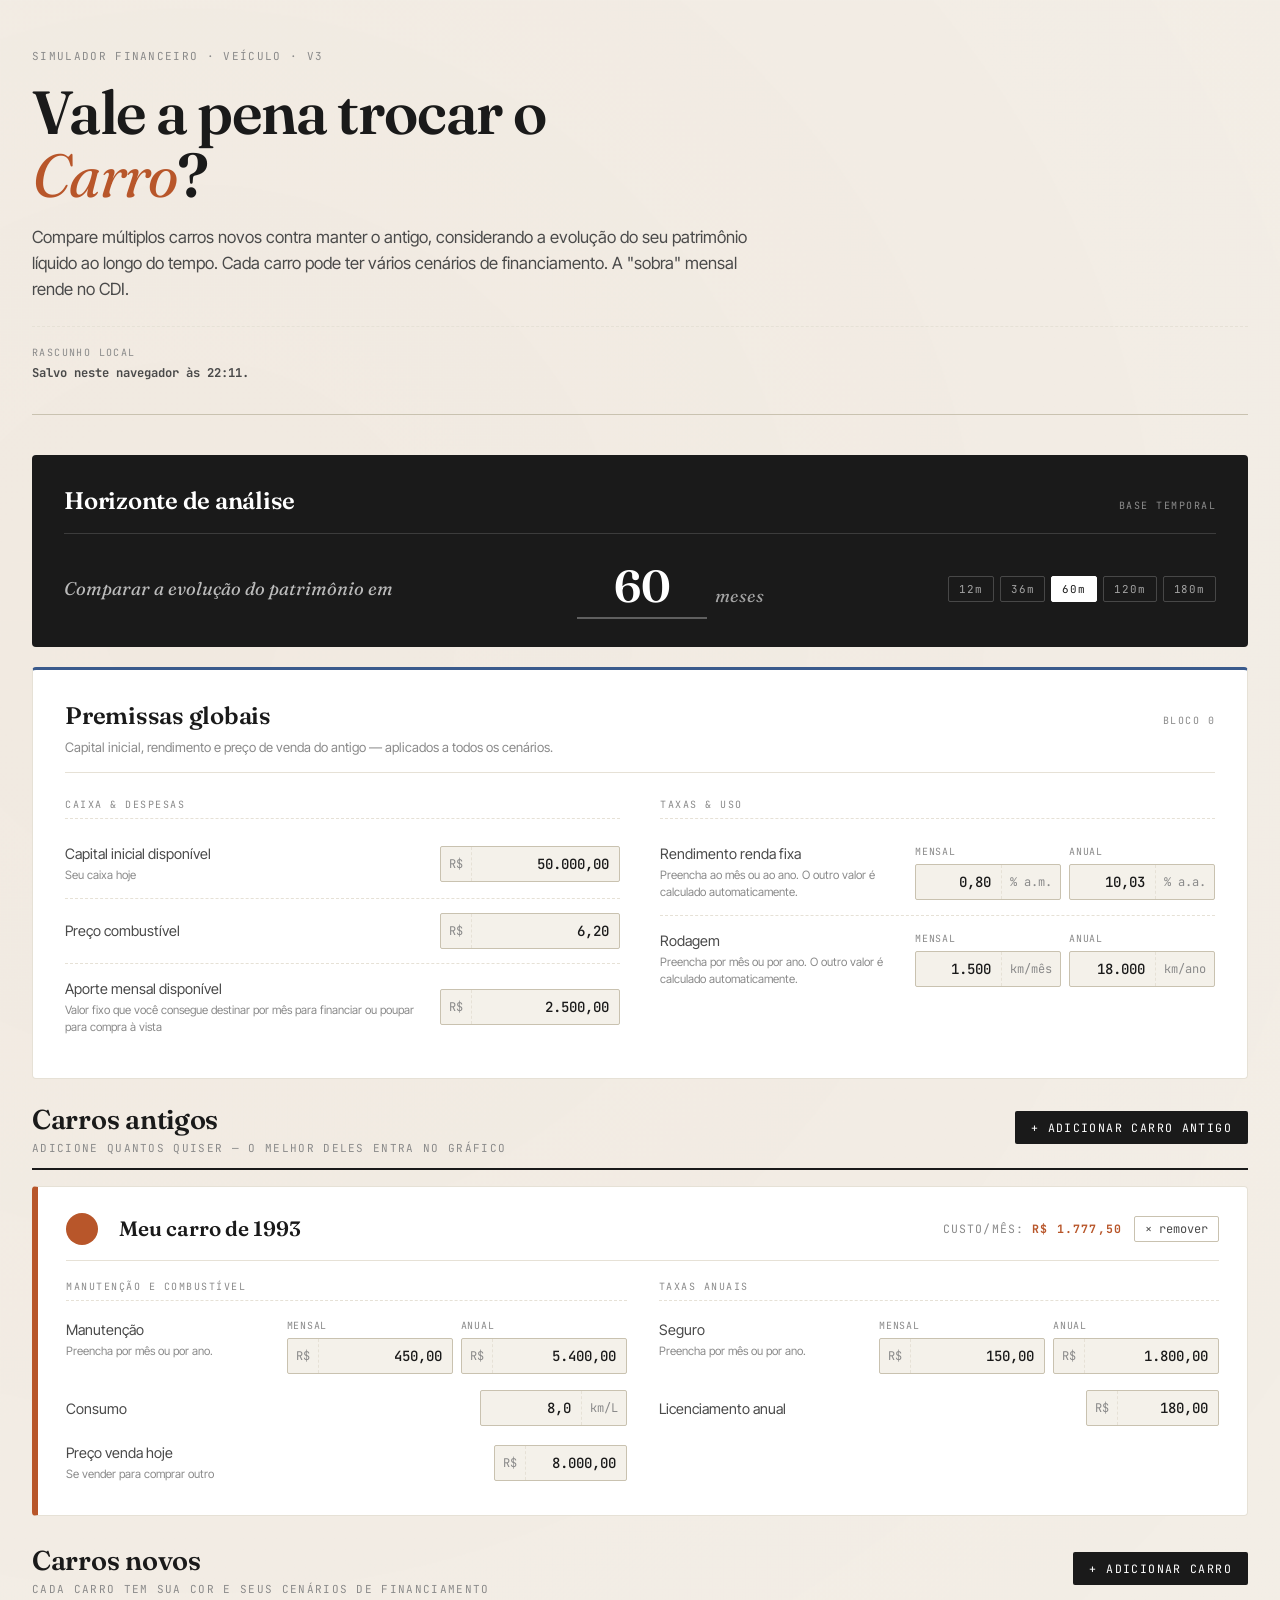
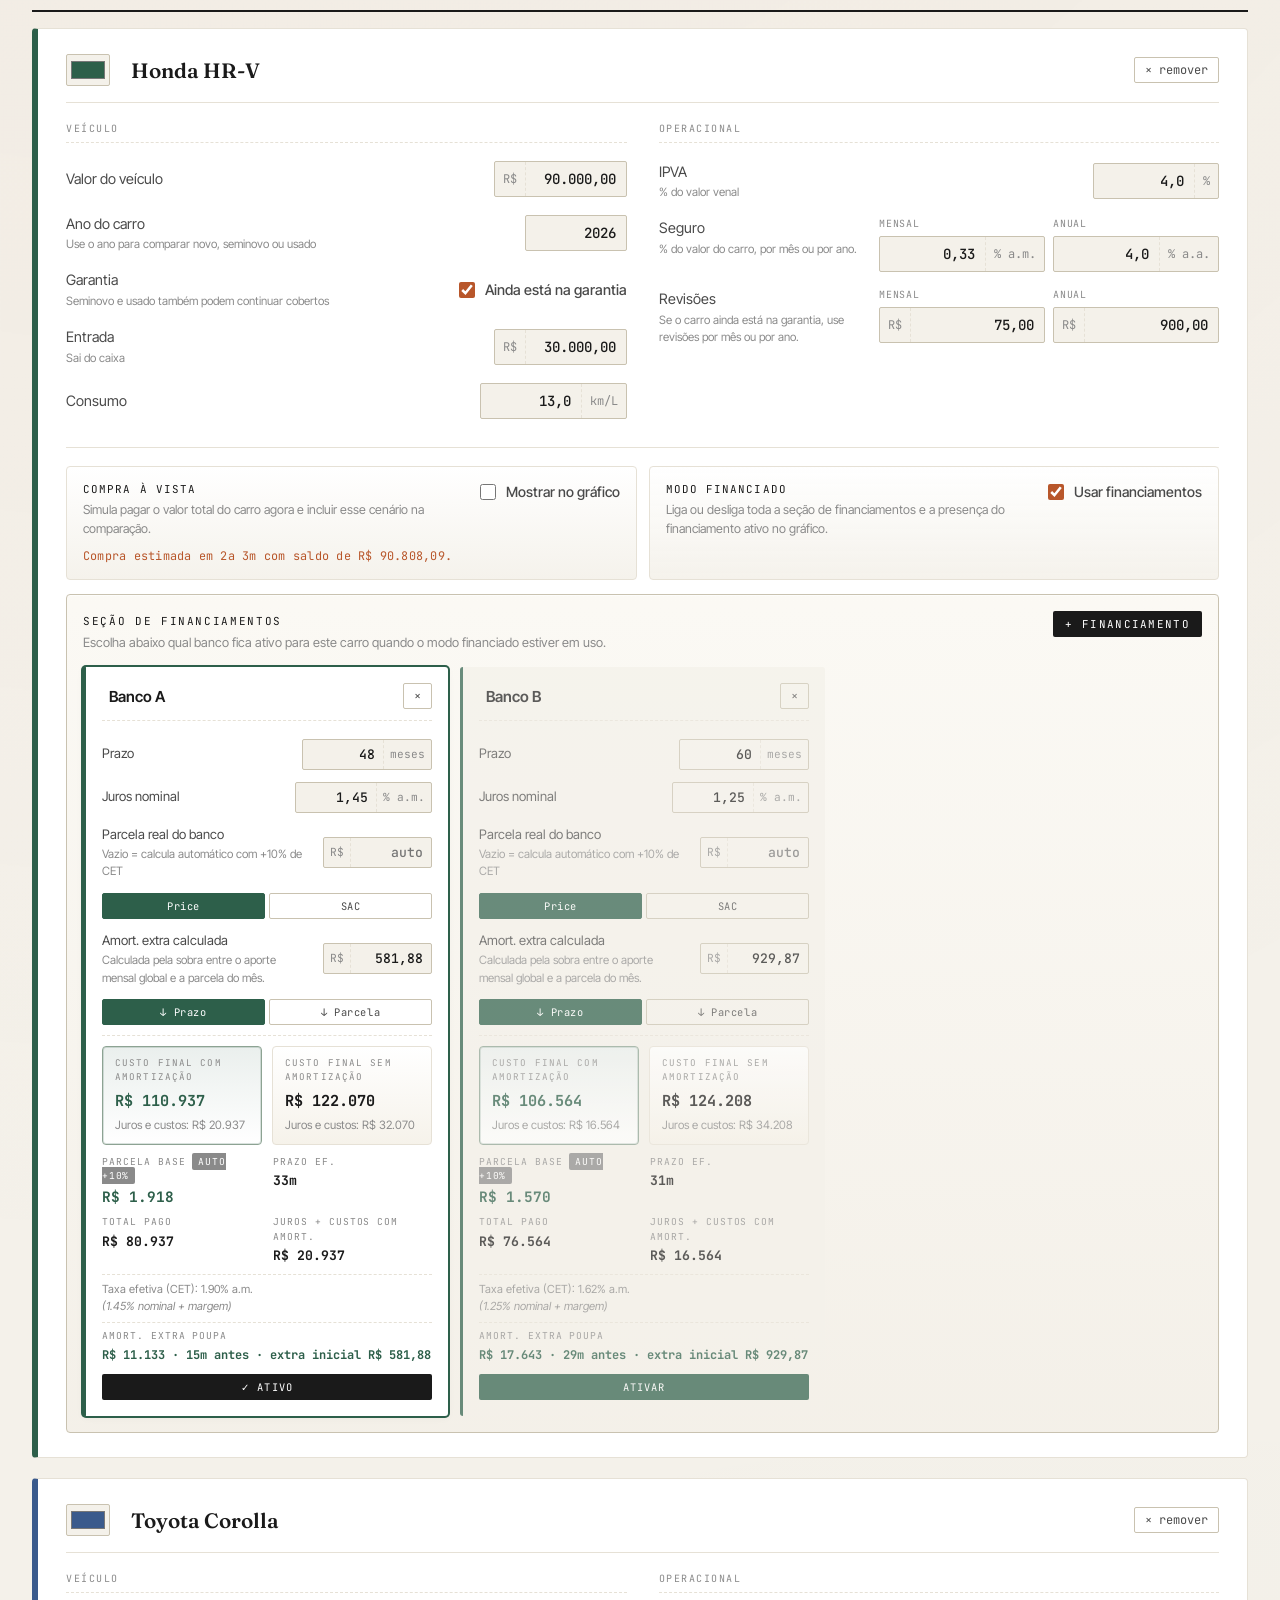
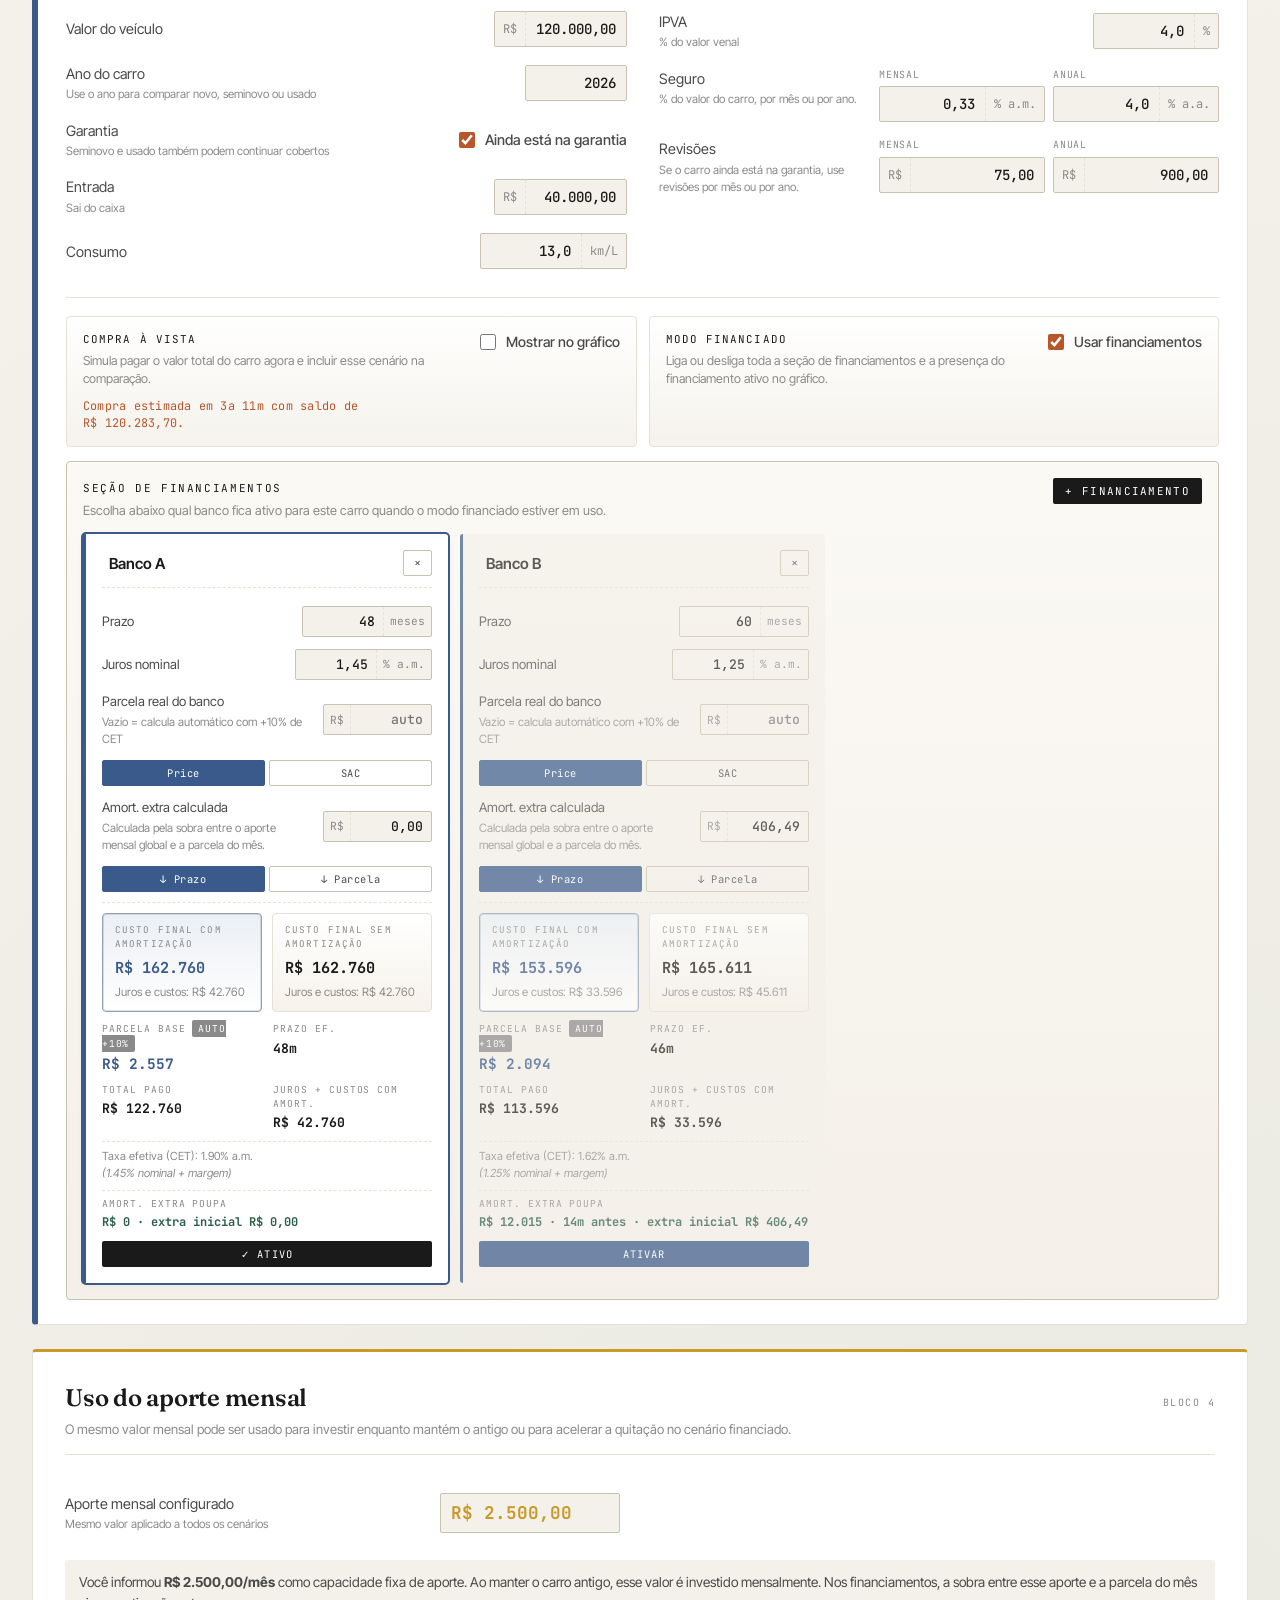
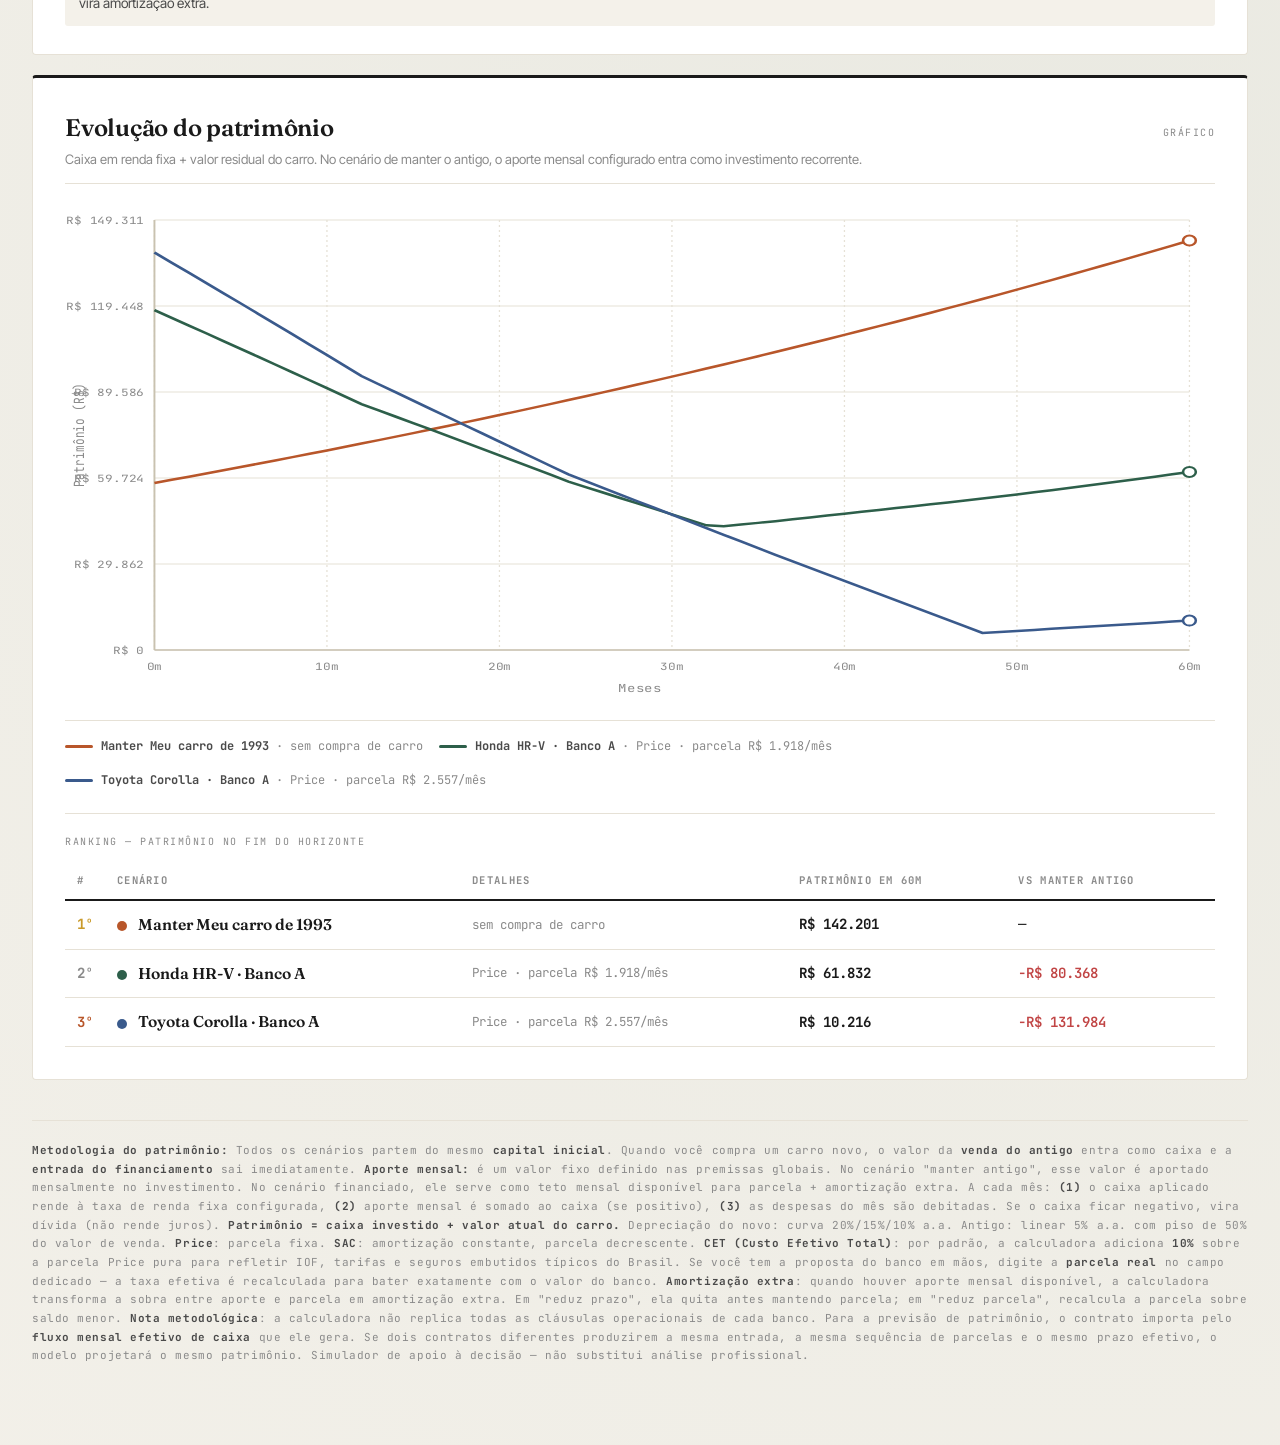
<file: index.html>
<!DOCTYPE html>
<html lang="pt-BR">
<head>
<meta charset="UTF-8">
<meta name="viewport" content="width=device-width, initial-scale=1.0">
<title>Calculadora: Vale a pena trocar o carro?</title>
<link rel="preconnect" href="https://fonts.googleapis.com">
<link rel="preconnect" href="https://fonts.gstatic.com" crossorigin>
<link href="https://fonts.googleapis.com/css2?family=Fraunces:ital,opsz,wght@0,9..144,400;0,9..144,600;0,9..144,700;1,9..144,400&family=JetBrains+Mono:wght@400;500;700&family=Inter+Tight:wght@400;500;600;700&display=swap" rel="stylesheet">
<link rel="stylesheet" href="css/styles.css">
</head>
<body>

<div class="container">

  <header>
    <div class="tag">Simulador Financeiro · Veículo · v3</div>
    <h1>Vale a pena trocar o<br><em>Carro</em>?</h1>
    <p class="subtitle">
      Compare múltiplos carros novos contra manter o antigo, considerando a evolução do seu patrimônio líquido ao longo do tempo.
      Cada carro pode ter vários cenários de financiamento. A "sobra" mensal rende no CDI.
    </p>

    <div class="header-tools">
      <div class="header-tools-meta">
        <span class="header-tools-label">Rascunho local</span>
        <strong class="header-tools-status" id="autosave_status">Mudanças serão salvas automaticamente neste navegador.</strong>
      </div>
    </div>
  </header>

  <!-- HORIZONTE -->
  <div class="card horizon">
    <div class="card-header">
      <div class="card-title" style="color:#fff;">Horizonte de análise</div>
      <div class="card-subtitle">Base temporal</div>
    </div>
    <div class="horizon-content">
      <label>Comparar a evolução do patrimônio em</label>
      <div class="horizon-input">
        <input type="number" id="horizonte" value="60" min="1" max="240" step="1" data-integer="true">
        <span class="unit">meses</span>
      </div>
      <div class="quick-picks">
        <button class="quick-pick" data-h="12">12m</button>
        <button class="quick-pick" data-h="36">36m</button>
        <button class="quick-pick active" data-h="60">60m</button>
        <button class="quick-pick" data-h="120">120m</button>
        <button class="quick-pick" data-h="180">180m</button>
      </div>
    </div>
  </div>

  <!-- PREMISSAS GLOBAIS -->
  <div class="card globals">
    <div class="card-header">
      <div>
        <div class="card-title">Premissas globais</div>
        <div style="font-size:0.82rem; color:var(--ink-mute); margin-top:4px;">
          Capital inicial, rendimento e preço de venda do antigo — aplicados a todos os cenários.
        </div>
      </div>
      <div class="card-subtitle">Bloco 0</div>
    </div>

    <div class="globals-grid">
      <div class="globals-compact-column">
        <div class="section-label">Caixa &amp; despesas</div>
        <div class="field">
          <label>Capital inicial disponível
            <small>Seu caixa hoje</small>
          </label>
          <div class="input-wrap">
            <span class="prefix">R$</span>
            <input type="number" id="capital_inicial" value="50000" min="0" step="0.01">
          </div>
        </div>

        <div class="field">
          <label>Preço combustível</label>
          <div class="input-wrap">
            <span class="prefix">R$</span>
            <input type="number" id="combustivel_preco" value="6.20" min="0" step="0.10">
          </div>
        </div>

        <div class="field">
          <label>Aporte mensal disponível
            <small>Valor fixo que você consegue destinar por mês para financiar ou poupar para compra à vista</small>
          </label>
          <div class="input-wrap">
            <span class="prefix">R$</span>
            <input type="number" id="aporte_mensal" value="2500" min="0" step="0.01">
          </div>
        </div>
      </div>

      <div class="globals-paired-column">
        <div class="section-label">Taxas &amp; uso</div>
        <div class="field paired-field">
          <label>Rendimento renda fixa
            <small>Preencha ao mês ou ao ano. O outro valor é calculado automaticamente.</small>
          </label>
          <div class="paired-inputs">
            <div class="paired-slot">
              <span class="paired-slot-label">Mensal</span>
              <div class="input-wrap">
                <input type="number" id="rendimento_mes" value="0.80" min="0" step="0.01">
                <span class="suffix">% a.m.</span>
              </div>
            </div>
            <div class="paired-slot">
              <span class="paired-slot-label">Anual</span>
              <div class="input-wrap">
                <input type="number" id="rendimento_ano" value="10.03" min="0" step="0.01">
                <span class="suffix">% a.a.</span>
              </div>
            </div>
          </div>
        </div>

        <div class="field paired-field">
          <label>Rodagem
            <small>Preencha por mês ou por ano. O outro valor é calculado automaticamente.</small>
          </label>
          <div class="paired-inputs">
            <div class="paired-slot">
              <span class="paired-slot-label">Mensal</span>
              <div class="input-wrap">
                <input type="number" id="km_mes" value="1500" min="0" step="50">
                <span class="suffix">km/mês</span>
              </div>
            </div>
            <div class="paired-slot">
              <span class="paired-slot-label">Anual</span>
              <div class="input-wrap">
                <input type="number" id="km_ano" value="18000" min="0" step="100">
                <span class="suffix">km/ano</span>
              </div>
            </div>
          </div>
        </div>
      </div>

    </div>
  </div>

  <!-- CARROS ANTIGOS -->
  <div class="cars-section">
    <div class="cars-section-header">
      <div>
        <h2>Carros antigos</h2>
        <div class="meta">Adicione quantos quiser — o melhor deles entra no gráfico</div>
      </div>
      <button class="add-btn" id="add_old_car">+ Adicionar carro antigo</button>
    </div>

    <div id="old_cars_container"></div>
  </div>

  <!-- CARROS NOVOS -->
  <div class="cars-section">
    <div class="cars-section-header">
      <div>
        <h2>Carros novos</h2>
        <div class="meta">Cada carro tem sua cor e seus cenários de financiamento</div>
      </div>
      <button class="add-btn" id="add_car">+ Adicionar carro</button>
    </div>

    <div id="cars_container"></div>
  </div>

  <!-- RESUMO DO APORTE -->
  <div class="card" style="border-top:3px solid #c99a2a;">
    <div class="card-header">
      <div>
        <div class="card-title">Uso do aporte mensal</div>
        <div style="font-size:0.82rem; color:var(--ink-mute); margin-top:4px;">
          O mesmo valor mensal pode ser usado para investir enquanto mantém o antigo ou para acelerar a quitação no cenário financiado.
        </div>
      </div>
      <div class="card-subtitle">Bloco 4</div>
    </div>

    <div class="globals-grid">
      <div class="field">
        <label>Aporte mensal configurado
          <small>Mesmo valor aplicado a todos os cenários</small>
        </label>
        <div class="input-wrap">
          <span class="computed-value" id="aporte_valor_out" style="color:#c99a2a; font-size:1.1rem; padding:6px 10px;">—</span>
        </div>
      </div>
    </div>

    <div style="margin-top:12px; padding:12px 14px; background:var(--bg); border-radius:3px; font-size:0.85rem; color:var(--ink-soft); line-height:1.55;">
      <span id="aporte_explain">—</span>
    </div>
  </div>

  <!-- GRÁFICO -->
  <div class="chart-card">
    <div class="card-header" style="border-bottom:1px solid var(--line); padding-bottom:14px; margin-bottom:0;">
      <div>
        <div class="card-title">Evolução do patrimônio</div>
        <div style="font-size:0.82rem; color:var(--ink-mute); margin-top:4px;">
          Caixa em renda fixa + valor residual do carro. No cenário de manter o antigo, o aporte mensal configurado entra como investimento recorrente.
        </div>
      </div>
      <div class="card-subtitle">Gráfico</div>
    </div>

    <div class="chart-wrap">
      <svg class="chart-svg" id="chart_svg" viewBox="0 0 900 500" preserveAspectRatio="none"></svg>
      <div class="chart-tooltip" id="chart_tooltip"></div>
    </div>

    <div class="chart-legend" id="chart_legend"></div>

    <div class="ranking">
      <div class="ranking-title">Ranking — patrimônio no fim do horizonte</div>
      <div style="overflow-x:auto;">
        <table class="ranking-table" id="ranking_table"></table>
      </div>
    </div>
  </div>

  <footer>
    <strong>Metodologia do patrimônio:</strong>
    Todos os cenários partem do mesmo <strong>capital inicial</strong>. Quando você compra um carro novo, o valor da <strong>venda do antigo</strong> entra como caixa e a <strong>entrada do financiamento</strong> sai imediatamente.
    <strong>Aporte mensal:</strong> é um valor fixo definido nas premissas globais. No cenário "manter antigo", esse valor é aportado mensalmente no investimento. No cenário financiado, ele serve como teto mensal disponível para parcela + amortização extra.
    A cada mês: <strong>(1)</strong> o caixa aplicado rende à taxa de renda fixa configurada, <strong>(2)</strong> aporte mensal é somado ao caixa (se positivo), <strong>(3)</strong> as despesas do mês são debitadas. Se o caixa ficar negativo, vira dívida (não rende juros).
    <strong>Patrimônio = caixa investido + valor atual do carro.</strong>
    Depreciação do novo: curva 20%/15%/10% a.a. Antigo: linear 5% a.a. com piso de 50% do valor de venda.
    <strong>Price</strong>: parcela fixa. <strong>SAC</strong>: amortização constante, parcela decrescente.
    <strong>CET (Custo Efetivo Total)</strong>: por padrão, a calculadora adiciona <strong>10%</strong> sobre a parcela Price pura para refletir IOF, tarifas e seguros embutidos típicos do Brasil. Se você tem a proposta do banco em mãos, digite a <strong>parcela real</strong> no campo dedicado — a taxa efetiva é recalculada para bater exatamente com o valor do banco.
    <strong>Amortização extra</strong>: quando houver aporte mensal disponível, a calculadora transforma a sobra entre aporte e parcela em amortização extra. Em "reduz prazo", ela quita antes mantendo parcela; em "reduz parcela", recalcula a parcela sobre saldo menor.
    <strong>Nota metodológica</strong>: a calculadora não replica todas as cláusulas operacionais de cada banco. Para a previsão de patrimônio, o contrato importa pelo <strong>fluxo mensal efetivo de caixa</strong> que ele gera. Se dois contratos diferentes produzirem a mesma entrada, a mesma sequência de parcelas e o mesmo prazo efetivo, o modelo projetará o mesmo patrimônio.
    Simulador de apoio à decisão — não substitui análise profissional.
  </footer>

</div>

<script id="embedded_state" type="application/json"></script>
<script src="js/constants.js"></script>
<script src="js/format.js"></script>
<script src="js/finance.js"></script>
<script src="js/state.js"></script>
<script src="js/chart.js"></script>
<script src="js/app.js"></script>

</body>
</html>
</file>
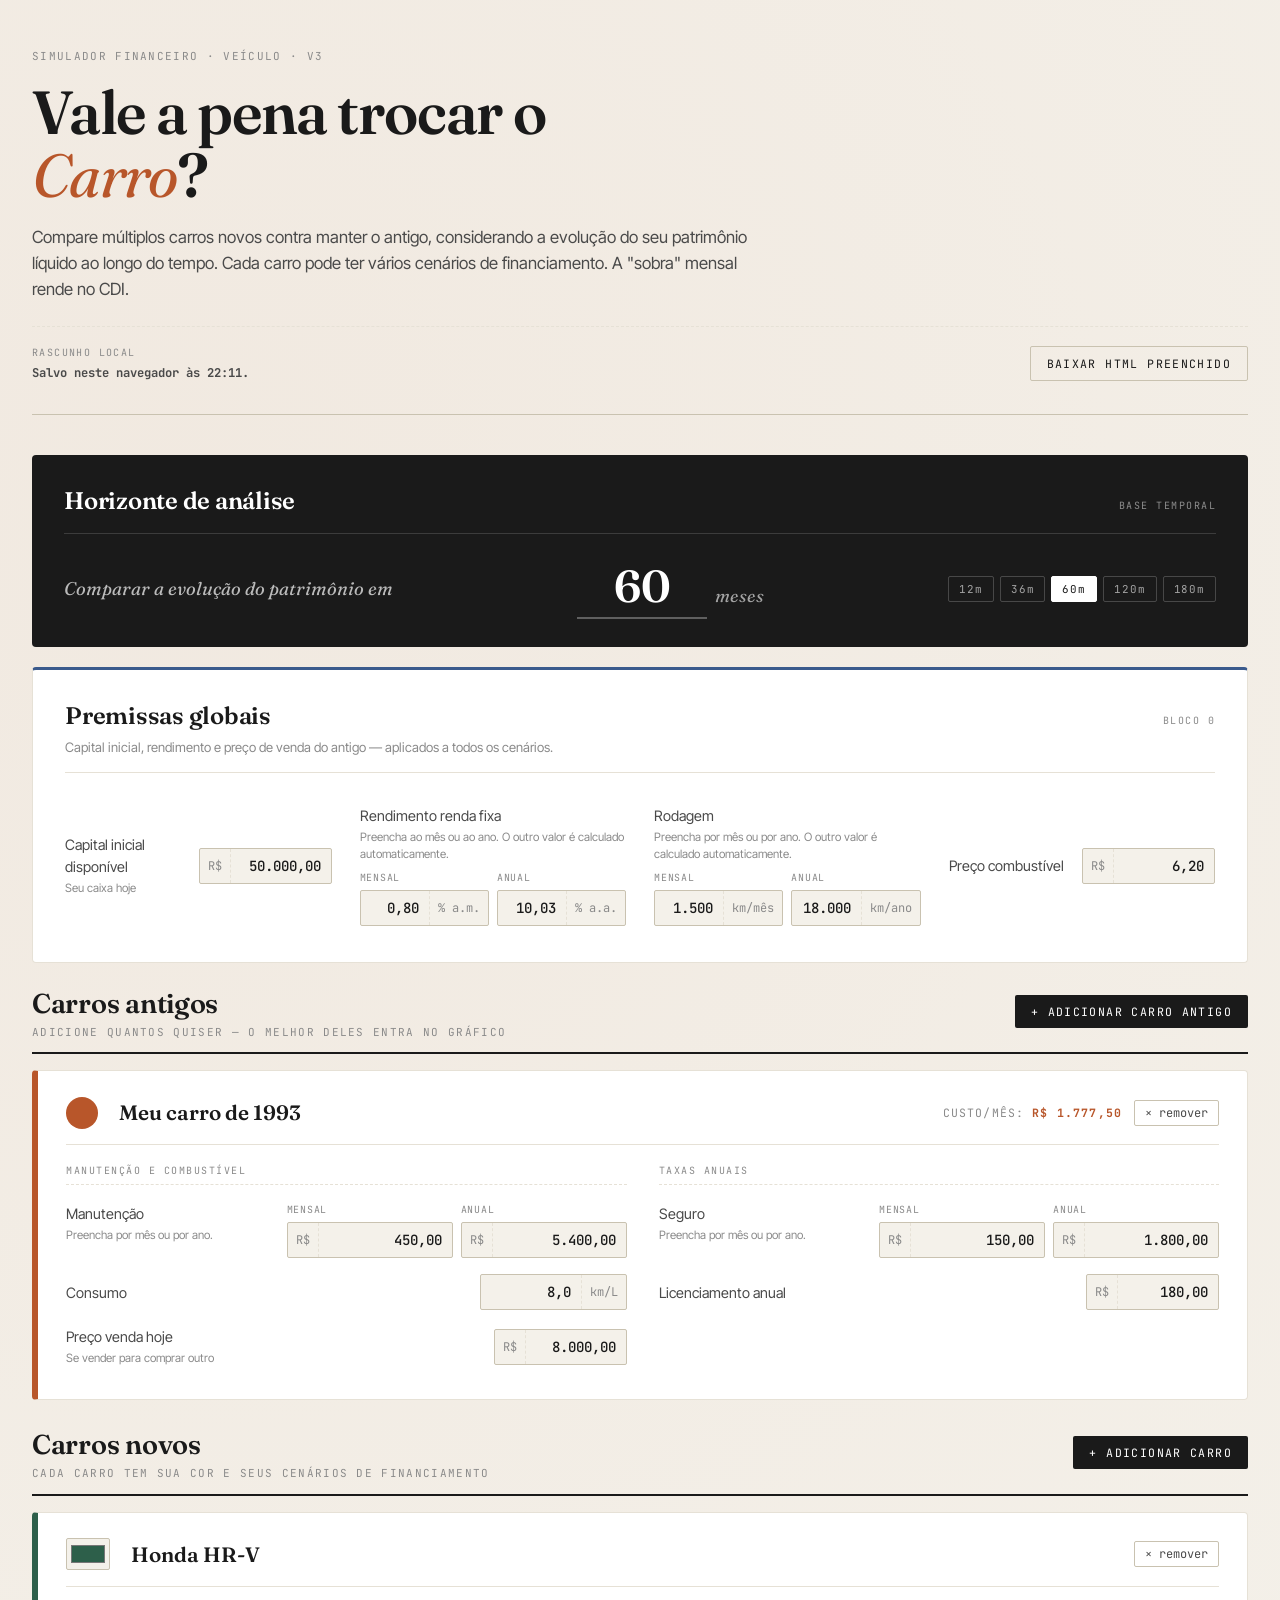
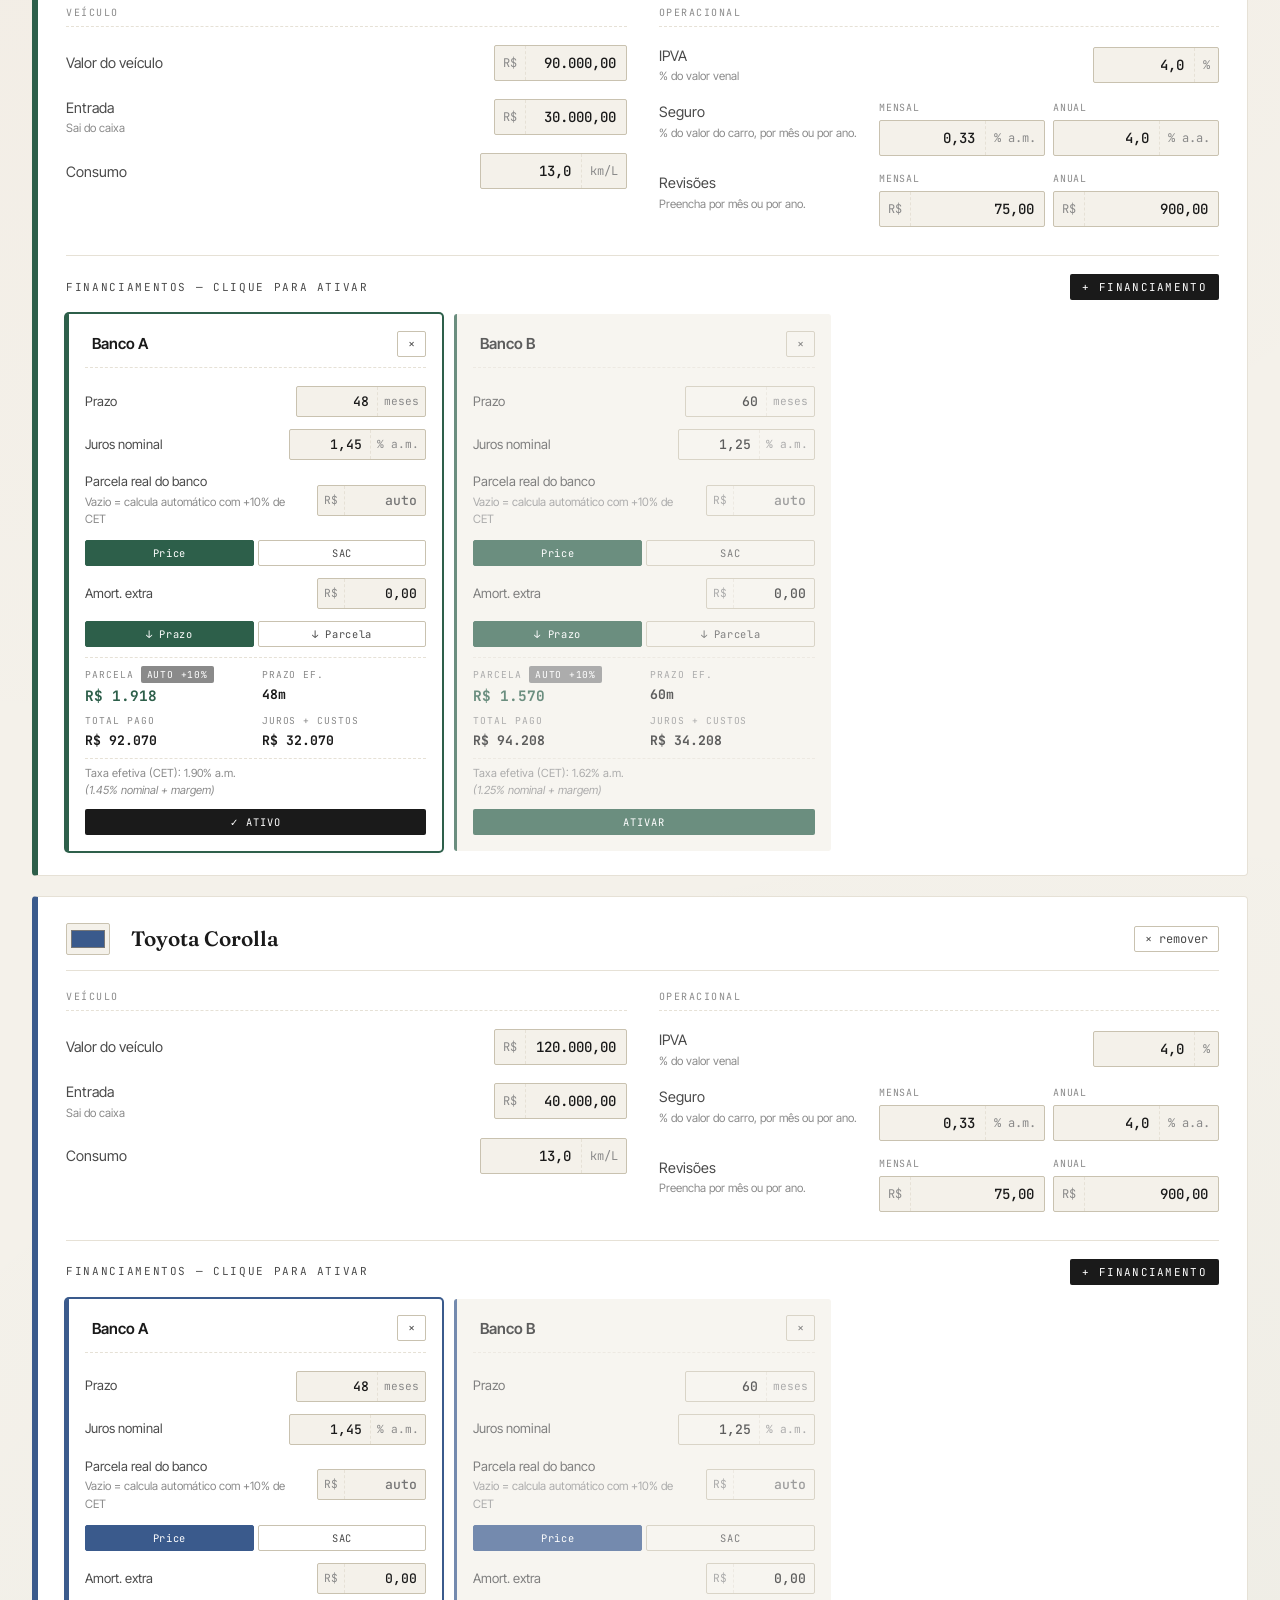
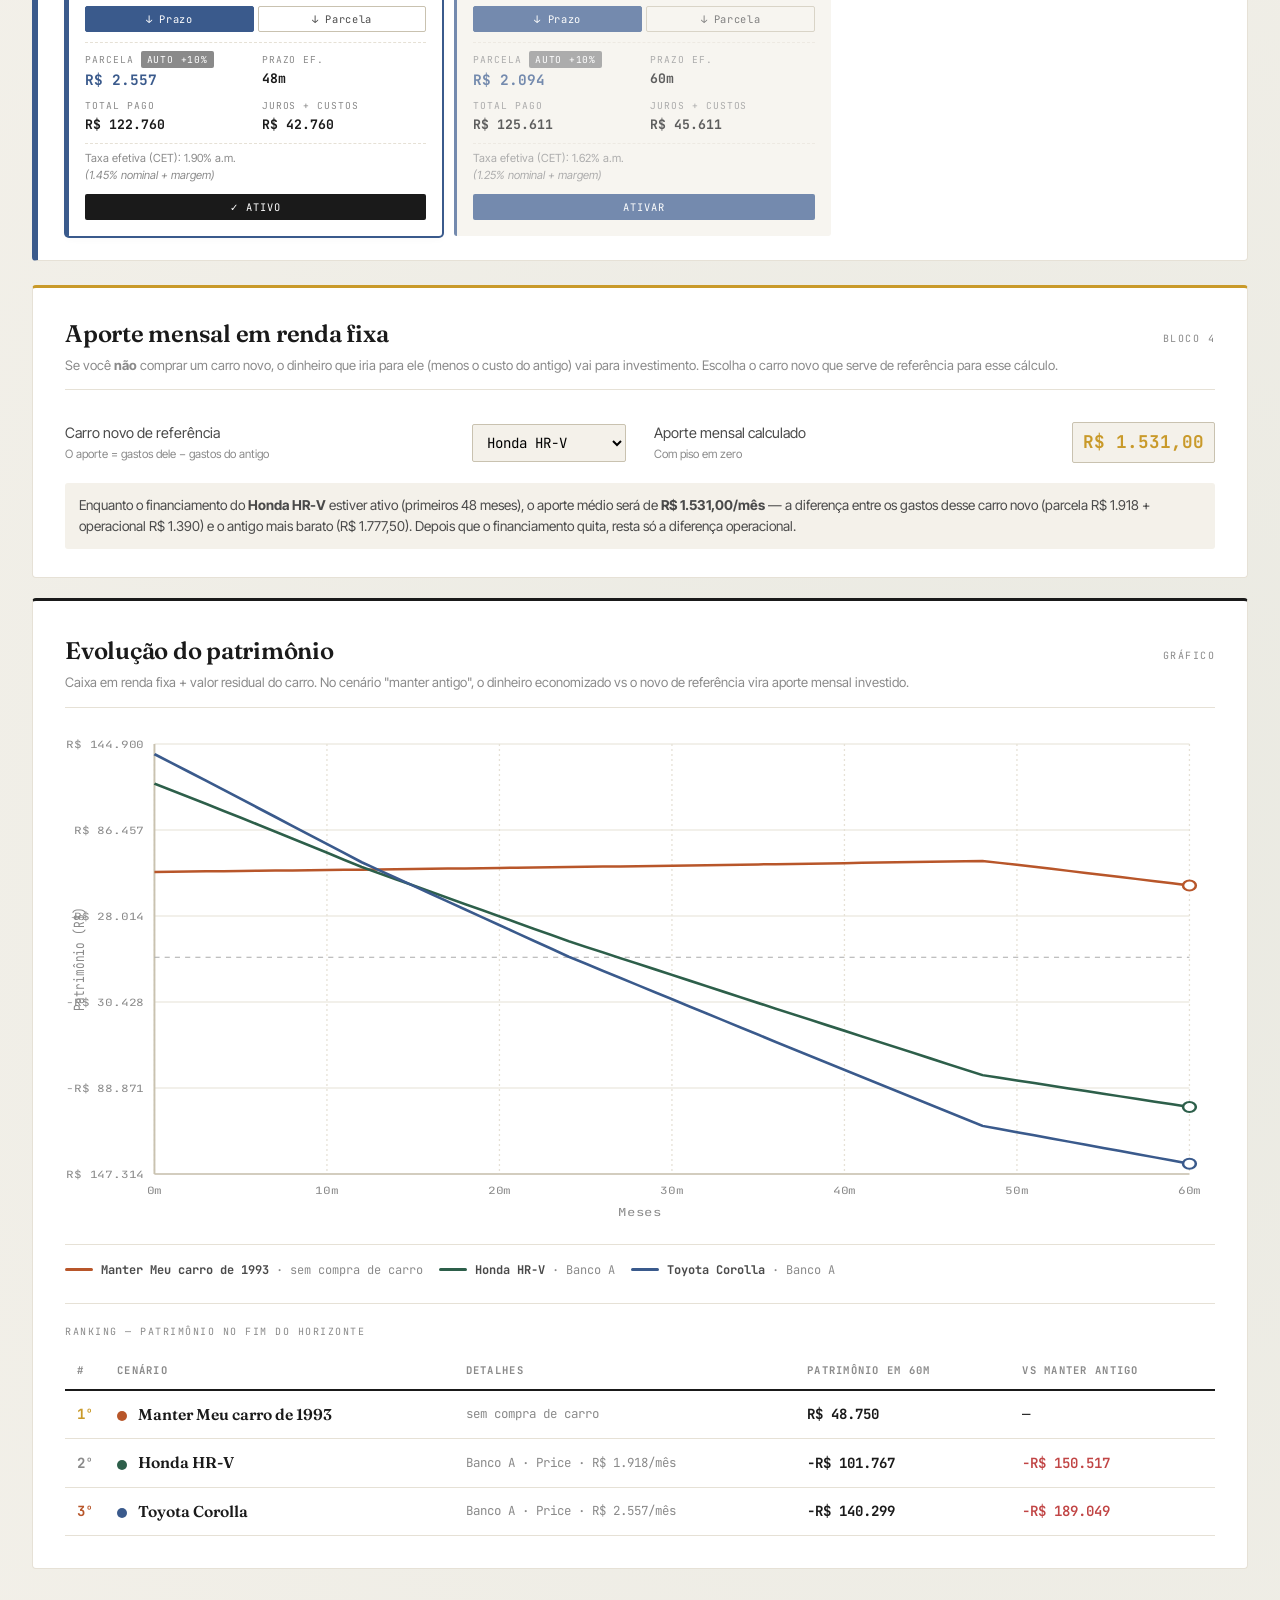
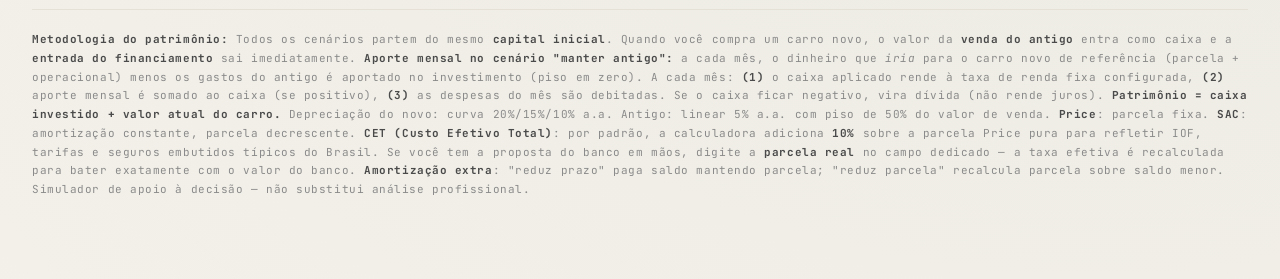
<file: calculadora-carro-antigo-vs-novo_1.html>
<!DOCTYPE html>
<html lang="pt-BR">
<head>
<meta charset="UTF-8">
<meta name="viewport" content="width=device-width, initial-scale=1.0">
<title>Calculadora: Vale a pena trocar o carro?</title>
<link rel="preconnect" href="https://fonts.googleapis.com">
<link rel="preconnect" href="https://fonts.gstatic.com" crossorigin>
<link href="https://fonts.googleapis.com/css2?family=Fraunces:ital,opsz,wght@0,9..144,400;0,9..144,600;0,9..144,700;1,9..144,400&family=JetBrains+Mono:wght@400;500;700&family=Inter+Tight:wght@400;500;600;700&display=swap" rel="stylesheet">
<style>
  * { box-sizing: border-box; margin: 0; padding: 0; }

  :root {
    --bg: #f4f1ea;
    --bg-card: #ffffff;
    --ink: #1a1a1a;
    --ink-soft: #4a4a4a;
    --ink-mute: #8a8a8a;
    --line: #e6e1d6;
    --line-strong: #c9c2b0;
    --accent-old: #b8562a;
    --highlight: #f5e9c8;
  }

  html, body {
    background: var(--bg);
    color: var(--ink);
    font-family: 'Inter Tight', sans-serif;
    font-size: 16px;
    line-height: 1.5;
    min-height: 100vh;
  }

  body {
    background-image:
      radial-gradient(circle at 15% 10%, rgba(184, 86, 42, 0.05) 0%, transparent 40%),
      radial-gradient(circle at 85% 80%, rgba(45, 95, 74, 0.05) 0%, transparent 40%);
  }

  .container {
    max-width: 1400px;
    margin: 0 auto;
    padding: 48px 32px 80px;
  }

  header {
    margin-bottom: 40px;
    border-bottom: 1px solid var(--line-strong);
    padding-bottom: 32px;
  }

  .tag {
    font-family: 'JetBrains Mono', monospace;
    font-size: 11px;
    letter-spacing: 0.12em;
    text-transform: uppercase;
    color: var(--ink-mute);
    margin-bottom: 16px;
  }

  h1 {
    font-family: 'Fraunces', serif;
    font-size: clamp(2.2rem, 5vw, 3.8rem);
    font-weight: 600;
    line-height: 1.05;
    letter-spacing: -0.02em;
    margin-bottom: 16px;
  }

  h1 em { font-style: italic; font-weight: 400; color: var(--accent-old); }

  .subtitle {
    font-size: 1.05rem;
    color: var(--ink-soft);
    max-width: 720px;
    line-height: 1.55;
  }

  .header-tools {
    margin-top: 24px;
    padding-top: 18px;
    border-top: 1px dashed var(--line);
    display: flex;
    align-items: center;
    justify-content: space-between;
    gap: 16px;
    flex-wrap: wrap;
  }

  .header-tools-meta {
    display: flex;
    flex-direction: column;
    gap: 4px;
  }

  .header-tools-label {
    font-family: 'JetBrains Mono', monospace;
    font-size: 10px;
    letter-spacing: 0.14em;
    text-transform: uppercase;
    color: var(--ink-mute);
  }

  .header-tools-status {
    font-family: 'JetBrains Mono', monospace;
    font-size: 0.76rem;
    color: var(--ink-soft);
  }

  .header-tools-status[data-state="error"] {
    color: #c14545;
  }

  .header-tools-actions {
    display: flex;
    gap: 10px;
    flex-wrap: wrap;
  }

  .card {
    background: var(--bg-card);
    border: 1px solid var(--line);
    border-radius: 4px;
    padding: 28px 32px;
    margin-bottom: 20px;
    position: relative;
  }

  .card.old { border-top: 3px solid var(--accent-old); }
  .card.horizon { background: var(--ink); color: var(--bg); border: none; }
  .card.globals { border-top: 3px solid #3a5a8c; }

  .card-header {
    display: flex;
    align-items: baseline;
    justify-content: space-between;
    margin-bottom: 24px;
    padding-bottom: 14px;
    border-bottom: 1px solid var(--line);
    gap: 16px;
    flex-wrap: wrap;
  }

  .card.horizon .card-header { border-bottom-color: rgba(255,255,255,0.15); }

  .card-title {
    font-family: 'Fraunces', serif;
    font-size: 1.5rem;
    font-weight: 600;
    letter-spacing: -0.01em;
  }

  .card-subtitle {
    font-family: 'JetBrains Mono', monospace;
    font-size: 10px;
    letter-spacing: 0.15em;
    text-transform: uppercase;
    color: var(--ink-mute);
  }

  .card.horizon .card-subtitle { color: rgba(255,255,255,0.5); }

  .main-grid {
    display: grid;
    grid-template-columns: 380px 1fr;
    gap: 20px;
    margin-bottom: 20px;
    align-items: start;
  }

  @media (max-width: 1100px) { .main-grid { grid-template-columns: 1fr; } }

  .section { margin-bottom: 20px; }

  .section-label {
    font-family: 'JetBrains Mono', monospace;
    font-size: 10px;
    letter-spacing: 0.15em;
    text-transform: uppercase;
    color: var(--ink-mute);
    margin-bottom: 10px;
    padding-bottom: 6px;
    border-bottom: 1px dashed var(--line);
  }

  .field {
    display: grid;
    grid-template-columns: 1fr auto;
    gap: 12px;
    align-items: center;
    padding: 8px 0;
    min-width: 0;
  }

  .field > * { min-width: 0; }

  .field.paired-field {
    grid-template-columns: 1fr minmax(240px, 340px);
    align-items: start;
  }

  .field label { font-size: 0.9rem; color: var(--ink-soft); }
  .field label small { display: block; font-size: 0.72rem; color: var(--ink-mute); margin-top: 2px; }

  .paired-inputs {
    display: grid;
    grid-template-columns: repeat(2, minmax(0, 1fr));
    gap: 8px;
    width: 100%;
  }

  .paired-slot {
    display: flex;
    flex-direction: column;
    gap: 4px;
    min-width: 0;
  }

  .paired-slot-label {
    font-family: 'JetBrains Mono', monospace;
    font-size: 0.62rem;
    letter-spacing: 0.08em;
    text-transform: uppercase;
    color: var(--ink-mute);
  }

  .paired-inputs .input-wrap {
    width: 100%;
  }

  .paired-inputs input[type="number"],
  .paired-inputs input.numeric-input {
    width: 100%;
  }

  @media (max-width: 720px) {
    .field.paired-field {
      grid-template-columns: 1fr;
    }

    .paired-inputs {
      grid-template-columns: 1fr;
    }
  }

  .input-wrap {
    display: inline-flex;
    align-items: stretch;
    background: var(--bg);
    border: 1px solid var(--line-strong);
    border-radius: 2px;
    transition: border-color 0.15s, background 0.15s;
    overflow: hidden;
  }

  .input-wrap:focus-within {
    border-color: var(--accent-old);
    background: #fff;
  }

  .car-card .input-wrap:focus-within,
  .fin-card .input-wrap:focus-within {
    border-color: var(--car-color, var(--accent-old));
  }

  .input-wrap .prefix,
  .input-wrap .suffix {
    font-family: 'JetBrains Mono', monospace;
    font-size: 0.75rem;
    color: var(--ink-mute);
    display: inline-flex;
    align-items: center;
    padding: 0 8px;
    white-space: nowrap;
    flex-shrink: 0;
  }

  .input-wrap .prefix { border-right: 1px dashed var(--line); }
  .input-wrap .suffix { border-left: 1px dashed var(--line); }

  input[type="number"], input[type="text"], input[type="color"] {
    font-family: 'JetBrains Mono', monospace;
    font-size: 0.88rem;
    font-weight: 500;
    text-align: right;
    width: 100px;
    padding: 8px 10px;
    background: transparent;
    border: none;
    color: var(--ink);
    min-width: 0;
  }

  /* Standalone inputs (sem wrap) mantêm a borda */
  input[type="text"].scenario-name-input,
  input[type="text"].car-name-input,
  input[type="text"].fin-name-input {
    border: 1px solid transparent;
    background: transparent;
  }

  input[type="color"] {
    padding: 2px;
    width: 44px;
    height: 32px;
    cursor: pointer;
    border: 1px solid var(--line-strong);
    border-radius: 2px;
    background: var(--bg);
  }

  input[type="number"]:focus, input[type="text"]:focus {
    outline: none;
  }

  .car-card input[type="number"]:focus,
  .car-card input.numeric-input:focus,
  .car-card input[type="text"]:focus { border-color: var(--car-color, var(--accent-old)); }

  .fin-card input[type="number"]:focus,
  .fin-card input.numeric-input:focus,
  .fin-card input[type="text"]:focus { border-color: var(--car-color, var(--accent-old)); }

  input[type="number"]::-webkit-outer-spin-button,
  input[type="number"]::-webkit-inner-spin-button { -webkit-appearance: none; margin: 0; }
  input[type="number"] { appearance: textfield; -moz-appearance: textfield; }

  .computed {
    display: flex;
    justify-content: space-between;
    align-items: center;
    padding: 8px 0;
    border-top: 1px dashed var(--line);
    margin-top: 6px;
  }

  .computed-label {
    font-family: 'JetBrains Mono', monospace;
    font-size: 0.7rem;
    letter-spacing: 0.1em;
    text-transform: uppercase;
    color: var(--ink-mute);
  }

  .computed-value {
    font-family: 'JetBrains Mono', monospace;
    font-size: 0.9rem;
    font-weight: 700;
    color: var(--ink);
  }

  /* HORIZON */
  .horizon-content {
    display: flex;
    align-items: center;
    justify-content: space-between;
    gap: 24px;
    flex-wrap: wrap;
  }

  .horizon-content label {
    font-family: 'Fraunces', serif;
    font-size: 1.15rem;
    font-style: italic;
    color: rgba(255,255,255,0.7);
  }

  .horizon-input { display: flex; align-items: baseline; gap: 8px; }

  .horizon-input input {
    background: transparent;
    border: none;
    border-bottom: 2px solid rgba(255,255,255,0.3);
    color: #fff;
    font-family: 'Fraunces', serif;
    font-size: 2.8rem;
    font-weight: 600;
    text-align: center;
    width: 130px;
    padding: 0 8px 4px;
    border-radius: 0;
  }

  .horizon-input input:focus { border-bottom-color: #fff; background: transparent; }

  .horizon-input .unit {
    font-family: 'Fraunces', serif;
    font-style: italic;
    font-size: 1.1rem;
    color: rgba(255,255,255,0.6);
  }

  .quick-picks { display: flex; gap: 6px; flex-wrap: wrap; }

  .quick-pick {
    font-family: 'JetBrains Mono', monospace;
    font-size: 0.68rem;
    letter-spacing: 0.08em;
    background: transparent;
    color: rgba(255,255,255,0.6);
    border: 1px solid rgba(255,255,255,0.2);
    padding: 5px 10px;
    cursor: pointer;
    transition: all 0.15s;
    border-radius: 2px;
  }

  .quick-pick:hover { color: #fff; border-color: #fff; }
  .quick-pick.active { background: #fff; color: var(--ink); border-color: #fff; }

  /* GLOBAL PREMISSES */
  .globals-grid {
    display: grid;
    grid-template-columns: repeat(auto-fit, minmax(220px, 1fr));
    gap: 16px 28px;
  }

  .globals-grid .field.paired-field {
    grid-template-columns: 1fr;
    gap: 8px;
  }

  .globals-grid .paired-inputs {
    grid-template-columns: repeat(2, minmax(0, 1fr));
  }

  @media (max-width: 980px) {
    .globals-grid .paired-inputs {
      grid-template-columns: 1fr;
    }
  }

  /* CARS SECTION */
  .cars-section {
    margin-bottom: 24px;
  }

  .cars-section-header {
    display: flex;
    align-items: center;
    justify-content: space-between;
    margin-bottom: 16px;
    padding-bottom: 12px;
    border-bottom: 2px solid var(--ink);
    flex-wrap: wrap;
    gap: 12px;
  }

  .cars-section-header h2 {
    font-family: 'Fraunces', serif;
    font-size: 1.7rem;
    font-weight: 600;
    letter-spacing: -0.01em;
  }

  .cars-section-header .meta {
    font-family: 'JetBrains Mono', monospace;
    font-size: 11px;
    letter-spacing: 0.12em;
    color: var(--ink-mute);
    text-transform: uppercase;
  }

  .car-card {
    background: var(--bg-card);
    border: 1px solid var(--line);
    border-left: 6px solid var(--car-color, #666);
    border-radius: 4px;
    padding: 24px 28px;
    margin-bottom: 20px;
    transition: box-shadow 0.15s;
  }

  .car-card.active {
    box-shadow: 0 0 0 2px var(--car-color, #666), 0 4px 16px rgba(0,0,0,0.04);
  }

  .car-header {
    display: flex;
    align-items: center;
    gap: 12px;
    margin-bottom: 18px;
    padding-bottom: 14px;
    border-bottom: 1px solid var(--line);
  }

  .car-name-input {
    flex: 1;
    font-family: 'Fraunces', serif !important;
    font-size: 1.3rem !important;
    font-weight: 600 !important;
    padding: 4px 8px !important;
    background: transparent !important;
    border: 1px solid transparent !important;
    text-align: left !important;
    min-width: 100px;
    width: auto;
  }
  .car-name-input:hover { border-color: var(--line) !important; }
  .car-name-input:focus { background: #fff !important; border-color: var(--car-color) !important; }

  .icon-btn {
    background: transparent;
    border: 1px solid var(--line-strong);
    padding: 6px 10px;
    border-radius: 2px;
    cursor: pointer;
    font-family: 'JetBrains Mono', monospace;
    font-size: 0.75rem;
    color: var(--ink-soft);
    transition: all 0.15s;
    line-height: 1;
  }
  .icon-btn:hover { background: var(--ink); color: #fff; border-color: var(--ink); }
  .icon-btn.danger:hover { background: #c14545; color: #fff; border-color: #c14545; }
  .icon-btn.primary {
    background: var(--car-color, var(--ink));
    color: #fff;
    border-color: var(--car-color, var(--ink));
  }
  .icon-btn.primary:hover { opacity: 0.85; }

  .car-body-grid {
    display: grid;
    grid-template-columns: 1fr 1fr;
    gap: 16px 32px;
  }

  @media (max-width: 900px) { .car-body-grid { grid-template-columns: 1fr; } }

  .financings-wrap {
    margin-top: 20px;
    padding-top: 18px;
    border-top: 1px solid var(--line);
  }

  .financings-header {
    display: flex;
    align-items: center;
    justify-content: space-between;
    margin-bottom: 14px;
  }

  .financings-header-title {
    font-family: 'JetBrains Mono', monospace;
    font-size: 11px;
    letter-spacing: 0.15em;
    color: var(--ink-soft);
    text-transform: uppercase;
  }

  .financings-grid {
    display: grid;
    grid-template-columns: repeat(auto-fill, minmax(300px, 1fr));
    gap: 12px;
  }

  .fin-card {
    background: var(--bg);
    border-radius: 3px;
    padding: 16px;
    border-left: 3px solid var(--car-color);
    opacity: 0.7;
    transition: opacity 0.15s, box-shadow 0.15s, background 0.15s;
    position: relative;
  }

  .fin-card.active {
    opacity: 1;
    background: #fff;
    box-shadow: 0 0 0 2px var(--car-color), 0 2px 8px rgba(0,0,0,0.04);
  }

  .fin-card-header {
    display: flex;
    align-items: center;
    gap: 8px;
    margin-bottom: 12px;
    padding-bottom: 10px;
    border-bottom: 1px dashed var(--line);
  }

  .fin-name-input {
    flex: 1;
    font-family: 'Inter Tight', sans-serif !important;
    font-size: 0.95rem !important;
    font-weight: 600 !important;
    padding: 3px 6px !important;
    background: transparent !important;
    border: 1px solid transparent !important;
    text-align: left !important;
    min-width: 80px;
    width: auto;
  }
  .fin-name-input:hover { border-color: var(--line) !important; }
  .fin-name-input:focus { background: #fff !important; border-color: var(--car-color) !important; }

  .fin-card .field label { font-size: 0.82rem; }
  .fin-card .field { padding: 6px 0; }
  .fin-card input[type="number"],
  .fin-card input.numeric-input { width: 80px; font-size: 0.82rem; padding: 6px 8px; }
  .fin-card .input-wrap .prefix,
  .fin-card .input-wrap .suffix { font-size: 0.7rem; padding: 0 6px; }

  .toggle-row { display: flex; gap: 4px; margin: 6px 0; }

  .toggle-row button {
    flex: 1;
    padding: 5px;
    background: transparent;
    border: 1px solid var(--line-strong);
    font-family: 'JetBrains Mono', monospace;
    font-size: 0.65rem;
    letter-spacing: 0.06em;
    cursor: pointer;
    color: var(--ink-soft);
    transition: all 0.15s;
    border-radius: 2px;
  }
  .toggle-row button.active {
    background: var(--car-color);
    color: #fff;
    border-color: var(--car-color);
  }

  .fin-metrics {
    margin-top: 10px;
    padding-top: 10px;
    border-top: 1px dashed var(--line);
    display: grid;
    grid-template-columns: 1fr 1fr;
    gap: 8px 12px;
  }

  .metric { display: flex; flex-direction: column; }

  .metric-label {
    font-family: 'JetBrains Mono', monospace;
    font-size: 0.6rem;
    letter-spacing: 0.1em;
    text-transform: uppercase;
    color: var(--ink-mute);
    margin-bottom: 2px;
  }

  .metric-value {
    font-family: 'JetBrains Mono', monospace;
    font-size: 0.82rem;
    font-weight: 700;
    color: var(--ink);
  }

  .metric-value.highlight { color: var(--car-color); font-size: 0.9rem; }

  .fin-select-btn {
    margin-top: 10px;
    padding: 6px 12px;
    background: var(--car-color);
    color: #fff;
    border: none;
    border-radius: 2px;
    font-family: 'JetBrains Mono', monospace;
    font-size: 0.65rem;
    letter-spacing: 0.1em;
    cursor: pointer;
    width: 100%;
    text-transform: uppercase;
    transition: opacity 0.15s;
  }
  .fin-select-btn:hover { opacity: 0.85; }
  .fin-card.active .fin-select-btn { background: var(--ink); cursor: default; }

  .add-btn {
    background: var(--ink);
    color: #fff;
    border: none;
    padding: 9px 16px;
    border-radius: 2px;
    font-family: 'JetBrains Mono', monospace;
    font-size: 0.72rem;
    letter-spacing: 0.12em;
    cursor: pointer;
    text-transform: uppercase;
    transition: opacity 0.15s;
  }
  .add-btn:hover { opacity: 0.85; }

  .ghost-btn {
    background: transparent;
    color: var(--ink);
    border: 1px solid var(--line-strong);
    padding: 9px 16px;
    border-radius: 2px;
    font-family: 'JetBrains Mono', monospace;
    font-size: 0.72rem;
    letter-spacing: 0.12em;
    cursor: pointer;
    text-transform: uppercase;
    transition: background 0.15s, border-color 0.15s, color 0.15s;
  }

  .ghost-btn:hover {
    background: var(--ink);
    color: #fff;
    border-color: var(--ink);
  }

  .add-btn.small {
    padding: 6px 12px;
    font-size: 0.68rem;
  }

  /* CHART */
  .chart-card {
    background: var(--bg-card);
    border: 1px solid var(--line);
    border-radius: 4px;
    padding: 32px;
    margin-bottom: 20px;
    border-top: 3px solid var(--ink);
  }

  .chart-wrap {
    position: relative;
    width: 100%;
    height: 500px;
    margin-top: 16px;
  }

  .chart-svg { width: 100%; height: 100%; display: block; }

  .chart-axis-label {
    font-family: 'JetBrains Mono', monospace;
    font-size: 10px;
    fill: var(--ink-mute);
  }

  .chart-grid-line { stroke: var(--line); stroke-width: 1; }
  .chart-axis-line { stroke: var(--line-strong); stroke-width: 1.5; }

  .chart-line {
    fill: none;
    stroke-width: 2.5;
    transition: stroke-width 0.15s;
  }

  .chart-line:hover { stroke-width: 4; }

  .chart-dot {
    fill: #fff;
    stroke-width: 2;
  }

  .chart-legend {
    display: flex;
    gap: 16px;
    flex-wrap: wrap;
    margin-top: 20px;
    padding-top: 16px;
    border-top: 1px solid var(--line);
  }

  .legend-item {
    display: flex;
    align-items: center;
    gap: 8px;
    font-family: 'JetBrains Mono', monospace;
    font-size: 0.75rem;
    color: var(--ink-soft);
  }

  .legend-line {
    width: 28px;
    height: 3px;
    border-radius: 2px;
  }

  .chart-tooltip {
    position: absolute;
    background: var(--ink);
    color: #fff;
    padding: 10px 14px;
    border-radius: 3px;
    font-family: 'JetBrains Mono', monospace;
    font-size: 11px;
    pointer-events: none;
    opacity: 0;
    transition: opacity 0.15s;
    z-index: 10;
    box-shadow: 0 4px 16px rgba(0,0,0,0.15);
    min-width: 200px;
  }

  .chart-tooltip.show { opacity: 1; }

  .chart-tooltip .tt-title {
    font-family: 'Fraunces', serif;
    font-size: 13px;
    font-weight: 600;
    margin-bottom: 6px;
    padding-bottom: 6px;
    border-bottom: 1px solid rgba(255,255,255,0.2);
  }

  .tt-row {
    display: flex;
    justify-content: space-between;
    gap: 14px;
    align-items: center;
    margin: 3px 0;
  }

  .tt-row .dot {
    width: 8px;
    height: 8px;
    border-radius: 50%;
    display: inline-block;
    margin-right: 6px;
  }

  /* Ranking abaixo do gráfico */
  .ranking {
    margin-top: 24px;
    padding-top: 20px;
    border-top: 1px solid var(--line);
  }

  .ranking-title {
    font-family: 'JetBrains Mono', monospace;
    font-size: 10px;
    letter-spacing: 0.15em;
    text-transform: uppercase;
    color: var(--ink-mute);
    margin-bottom: 14px;
  }

  .ranking-table {
    width: 100%;
    border-collapse: collapse;
    font-size: 0.88rem;
  }

  .ranking-table th {
    text-align: left;
    padding: 10px 12px;
    font-family: 'JetBrains Mono', monospace;
    font-size: 0.66rem;
    letter-spacing: 0.12em;
    text-transform: uppercase;
    color: var(--ink-mute);
    border-bottom: 2px solid var(--ink);
    white-space: nowrap;
  }

  .ranking-table td {
    padding: 12px;
    border-bottom: 1px solid var(--line);
    font-family: 'JetBrains Mono', monospace;
  }

  .ranking-table tr td:nth-child(2) {
    font-family: 'Fraunces', serif;
    font-weight: 600;
    font-size: 0.98rem;
  }

  .ranking-table .pos {
    width: 40px;
    font-weight: 700;
    color: var(--ink-mute);
  }

  .ranking-table .pos.p1 { color: #c99a2a; }
  .ranking-table .pos.p2 { color: #8a8a8a; }
  .ranking-table .pos.p3 { color: #b8562a; }

  .ranking-table .car-dot {
    width: 10px;
    height: 10px;
    border-radius: 50%;
    display: inline-block;
    margin-right: 8px;
    vertical-align: middle;
  }

  .ranking-table .delta-pos { color: #2d5f4a; font-weight: 600; }
  .ranking-table .delta-neg { color: #c14545; font-weight: 600; }

  footer {
    margin-top: 40px;
    padding-top: 20px;
    border-top: 1px solid var(--line);
    font-family: 'JetBrains Mono', monospace;
    font-size: 11px;
    color: var(--ink-mute);
    letter-spacing: 0.05em;
    line-height: 1.7;
  }

  footer strong { color: var(--ink-soft); }
</style>
</head>
<body>

<div class="container">

  <header>
    <div class="tag">Simulador Financeiro · Veículo · v3</div>
    <h1>Vale a pena trocar o<br><em>Carro</em>?</h1>
    <p class="subtitle">
      Compare múltiplos carros novos contra manter o antigo, considerando a evolução do seu patrimônio líquido ao longo do tempo.
      Cada carro pode ter vários cenários de financiamento. A "sobra" mensal rende no CDI.
    </p>

    <div class="header-tools">
      <div class="header-tools-meta">
        <span class="header-tools-label">Rascunho local</span>
        <strong class="header-tools-status" id="autosave_status">Mudanças serão salvas automaticamente neste navegador.</strong>
      </div>

      <div class="header-tools-actions">
        <button class="ghost-btn" id="download_filled_html">Baixar HTML preenchido</button>
      </div>
    </div>
  </header>

  <!-- HORIZONTE -->
  <div class="card horizon">
    <div class="card-header">
      <div class="card-title" style="color:#fff;">Horizonte de análise</div>
      <div class="card-subtitle">Base temporal</div>
    </div>
    <div class="horizon-content">
      <label>Comparar a evolução do patrimônio em</label>
      <div class="horizon-input">
        <input type="number" id="horizonte" value="60" min="1" max="240">
        <span class="unit">meses</span>
      </div>
      <div class="quick-picks">
        <button class="quick-pick" data-h="12">12m</button>
        <button class="quick-pick" data-h="36">36m</button>
        <button class="quick-pick active" data-h="60">60m</button>
        <button class="quick-pick" data-h="120">120m</button>
        <button class="quick-pick" data-h="180">180m</button>
      </div>
    </div>
  </div>

  <!-- PREMISSAS GLOBAIS -->
  <div class="card globals">
    <div class="card-header">
      <div>
        <div class="card-title">Premissas globais</div>
        <div style="font-size:0.82rem; color:var(--ink-mute); margin-top:4px;">
          Capital inicial, rendimento e preço de venda do antigo — aplicados a todos os cenários.
        </div>
      </div>
      <div class="card-subtitle">Bloco 0</div>
    </div>

    <div class="globals-grid">
      <div class="field">
        <label>Capital inicial disponível
          <small>Seu caixa hoje</small>
        </label>
        <div class="input-wrap">
          <span class="prefix">R$</span>
          <input type="number" id="capital_inicial" value="50000" min="0" step="0.01">
        </div>
      </div>

      <div class="field paired-field">
        <label>Rendimento renda fixa
          <small>Preencha ao mês ou ao ano. O outro valor é calculado automaticamente.</small>
        </label>
        <div class="paired-inputs">
          <div class="paired-slot">
            <span class="paired-slot-label">Mensal</span>
            <div class="input-wrap">
              <input type="number" id="rendimento_mes" value="0.80" min="0" step="0.01">
              <span class="suffix">% a.m.</span>
            </div>
          </div>
          <div class="paired-slot">
            <span class="paired-slot-label">Anual</span>
            <div class="input-wrap">
              <input type="number" id="rendimento_ano" value="10.03" min="0" step="0.01">
              <span class="suffix">% a.a.</span>
            </div>
          </div>
        </div>
      </div>

      <div class="field paired-field">
        <label>Rodagem
          <small>Preencha por mês ou por ano. O outro valor é calculado automaticamente.</small>
        </label>
        <div class="paired-inputs">
          <div class="paired-slot">
            <span class="paired-slot-label">Mensal</span>
            <div class="input-wrap">
              <input type="number" id="km_mes" value="1500" min="0" step="50">
              <span class="suffix">km/mês</span>
            </div>
          </div>
          <div class="paired-slot">
            <span class="paired-slot-label">Anual</span>
            <div class="input-wrap">
              <input type="number" id="km_ano" value="18000" min="0" step="100">
              <span class="suffix">km/ano</span>
            </div>
          </div>
        </div>
      </div>

      <div class="field">
        <label>Preço combustível</label>
        <div class="input-wrap">
          <span class="prefix">R$</span>
          <input type="number" id="combustivel_preco" value="6.20" min="0" step="0.10">
        </div>
      </div>
    </div>
  </div>

  <!-- CARROS ANTIGOS -->
  <div class="cars-section">
    <div class="cars-section-header">
      <div>
        <h2>Carros antigos</h2>
        <div class="meta">Adicione quantos quiser — o melhor deles entra no gráfico</div>
      </div>
      <button class="add-btn" id="add_old_car">+ Adicionar carro antigo</button>
    </div>

    <div id="old_cars_container"></div>
  </div>

  <!-- CARROS NOVOS -->
  <div class="cars-section">
    <div class="cars-section-header">
      <div>
        <h2>Carros novos</h2>
        <div class="meta">Cada carro tem sua cor e seus cenários de financiamento</div>
      </div>
      <button class="add-btn" id="add_car">+ Adicionar carro</button>
    </div>

    <div id="cars_container"></div>
  </div>

  <!-- APORTE DE REFERÊNCIA -->
  <div class="card" style="border-top:3px solid #c99a2a;">
    <div class="card-header">
      <div>
        <div class="card-title">Aporte mensal em renda fixa</div>
        <div style="font-size:0.82rem; color:var(--ink-mute); margin-top:4px;">
          Se você <strong>não</strong> comprar um carro novo, o dinheiro que iria para ele (menos o custo do antigo) vai para investimento. Escolha o carro novo que serve de referência para esse cálculo.
        </div>
      </div>
      <div class="card-subtitle">Bloco 4</div>
    </div>

    <div class="globals-grid">
      <div class="field">
        <label>Carro novo de referência
          <small>O aporte = gastos dele − gastos do antigo</small>
        </label>
        <div class="input-wrap" style="padding:0;">
          <select id="aporte_ref_car" style="font-family:'JetBrains Mono', monospace; font-size:0.88rem; padding:8px 10px; background:transparent; border:none; width:100%; cursor:pointer;"></select>
        </div>
      </div>

      <div class="field">
        <label>Aporte mensal calculado
          <small>Com piso em zero</small>
        </label>
        <div class="input-wrap">
          <span class="computed-value" id="aporte_valor_out" style="color:#c99a2a; font-size:1.1rem; padding:6px 10px;">—</span>
        </div>
      </div>
    </div>

    <div style="margin-top:12px; padding:12px 14px; background:var(--bg); border-radius:3px; font-size:0.85rem; color:var(--ink-soft); line-height:1.55;">
      <span id="aporte_explain">—</span>
    </div>
  </div>

  <!-- GRÁFICO -->
  <div class="chart-card">
    <div class="card-header" style="border-bottom:1px solid var(--line); padding-bottom:14px; margin-bottom:0;">
      <div>
        <div class="card-title">Evolução do patrimônio</div>
        <div style="font-size:0.82rem; color:var(--ink-mute); margin-top:4px;">
          Caixa em renda fixa + valor residual do carro. No cenário "manter antigo", o dinheiro economizado vs o novo de referência vira aporte mensal investido.
        </div>
      </div>
      <div class="card-subtitle">Gráfico</div>
    </div>

    <div class="chart-wrap">
      <svg class="chart-svg" id="chart_svg" viewBox="0 0 900 500" preserveAspectRatio="none"></svg>
      <div class="chart-tooltip" id="chart_tooltip"></div>
    </div>

    <div class="chart-legend" id="chart_legend"></div>

    <div class="ranking">
      <div class="ranking-title">Ranking — patrimônio no fim do horizonte</div>
      <div style="overflow-x:auto;">
        <table class="ranking-table" id="ranking_table"></table>
      </div>
    </div>
  </div>

  <footer>
    <strong>Metodologia do patrimônio:</strong>
    Todos os cenários partem do mesmo <strong>capital inicial</strong>. Quando você compra um carro novo, o valor da <strong>venda do antigo</strong> entra como caixa e a <strong>entrada do financiamento</strong> sai imediatamente.
    <strong>Aporte mensal no cenário "manter antigo":</strong> a cada mês, o dinheiro que <em>iria</em> para o carro novo de referência (parcela + operacional) menos os gastos do antigo é aportado no investimento (piso em zero).
    A cada mês: <strong>(1)</strong> o caixa aplicado rende à taxa de renda fixa configurada, <strong>(2)</strong> aporte mensal é somado ao caixa (se positivo), <strong>(3)</strong> as despesas do mês são debitadas. Se o caixa ficar negativo, vira dívida (não rende juros).
    <strong>Patrimônio = caixa investido + valor atual do carro.</strong>
    Depreciação do novo: curva 20%/15%/10% a.a. Antigo: linear 5% a.a. com piso de 50% do valor de venda.
    <strong>Price</strong>: parcela fixa. <strong>SAC</strong>: amortização constante, parcela decrescente.
    <strong>CET (Custo Efetivo Total)</strong>: por padrão, a calculadora adiciona <strong>10%</strong> sobre a parcela Price pura para refletir IOF, tarifas e seguros embutidos típicos do Brasil. Se você tem a proposta do banco em mãos, digite a <strong>parcela real</strong> no campo dedicado — a taxa efetiva é recalculada para bater exatamente com o valor do banco.
    <strong>Amortização extra</strong>: "reduz prazo" paga saldo mantendo parcela; "reduz parcela" recalcula parcela sobre saldo menor.
    Simulador de apoio à decisão — não substitui análise profissional.
  </footer>

</div>

<script id="embedded_state" type="application/json"></script>
<script>
(function() {
  const $ = id => document.getElementById(id);
  const fmtBRL = v => v.toLocaleString('pt-BR', { style: 'currency', currency: 'BRL', maximumFractionDigits: 0 });
  const fmtBRL2 = v => v.toLocaleString('pt-BR', { style: 'currency', currency: 'BRL', minimumFractionDigits: 2, maximumFractionDigits: 2 });

  const escapeHTML = str => String(str).replace(/[&<>"']/g, c => ({
    '&':'&amp;', '<':'&lt;', '>':'&gt;', '"':'&quot;', "'":'&#39;'
  })[c]);

  const CAR_COLORS = [
    '#2d5f4a', '#3a5a8c', '#8c3a5a', '#c2772a', '#5a6c3a',
    '#6a3a8c', '#3a8c8c', '#8c6a3a', '#4a4a4a', '#8c3a3a',
  ];

  const ANTIGO_COLOR = '#b8562a';
  const CET_PADRAO = 0.10; // 10% adicional sobre Price puro para refletir IOF + tarifas + seguros típicos
  const STORAGE_KEY = 'calculadora-carro-state-v1';
  const EMBEDDED_STATE_ID = 'embedded_state';

  // Dado uma parcela desejada (real do banco), resolve numericamente a taxa efetiva que a gera
  function taxaEfetivaParaParcela(pv, n, parcelaDesejada) {
    if (pv <= 0 || parcelaDesejada <= 0 || n <= 0) return 0;
    if (parcelaDesejada * n <= pv) return 0; // parcela tão baixa que é juros zero ou negativos
    // Bissection: taxa entre 0.0001% e 50% ao mês
    let lo = 0.000001, hi = 0.5;
    for (let iter = 0; iter < 80; iter++) {
      const mid = (lo + hi) / 2;
      const parcela = calcPrice(pv, mid, n);
      if (Math.abs(parcela - parcelaDesejada) < 0.01) return mid;
      if (parcela < parcelaDesejada) lo = mid;
      else hi = mid;
    }
    return (lo + hi) / 2;
  }

  // Resolve qual taxa efetiva usar para um financiamento:
  // - Se parcelaReal > 0: usa essa parcela como âncora, calcula a taxa que a gera
  // - Caso contrário: taxa nominal + margem CET padrão (10%) — aplica na taxa para gerar parcela ~10% maior
  // Retorna { taxaEfetiva, parcelaReferencia, fonte: 'manual'|'auto'|'nominal' }
  function resolverTaxaEfetiva(pv, jurosNominalMes, prazo, parcelaReal) {
    if (parcelaReal && parcelaReal > 0 && pv > 0) {
      const taxa = taxaEfetivaParaParcela(pv, prazo, parcelaReal);
      return { taxaEfetiva: taxa, parcelaReferencia: parcelaReal, fonte: 'manual' };
    }
    // Auto: taxa nominal + 10% de margem sobre a parcela (reflete CET médio)
    const parcelaPura = calcPrice(pv, jurosNominalMes, prazo);
    const parcelaComCet = parcelaPura * (1 + CET_PADRAO);
    const taxaEfetiva = taxaEfetivaParaParcela(pv, prazo, parcelaComCet);
    return { taxaEfetiva, parcelaReferencia: parcelaComCet, fonte: 'auto' };
  }

  let cars = [];
  let oldCars = [];
  let carCounter = 0;
  let oldCarCounter = 0;
  let finCounter = 0;
  let aporteRefCarId = null; // ID do carro novo usado como referência para calcular o aporte

  function syncQuickPicks() {
    const horizonte = Math.round(readNumericValue($('horizonte')) || 0);
    document.querySelectorAll('.quick-pick').forEach(btn => {
      btn.classList.toggle('active', parseInt(btn.dataset.h) === horizonte);
    });
  }

  function setAutosaveStatus(message, state = 'idle') {
    const statusEl = $('autosave_status');
    if (!statusEl) return;
    statusEl.textContent = message;
    statusEl.dataset.state = state;
  }

  function roundTo(value, decimals = 2) {
    if (!Number.isFinite(value)) return 0;
    const factor = 10 ** decimals;
    return Math.round(value * factor) / factor;
  }

  function parseLocaleNumber(raw) {
    if (typeof raw === 'number') return Number.isFinite(raw) ? raw : 0;

    const text = String(raw ?? '').trim();
    if (!text) return 0;

    const sanitized = text.replace(/\s+/g, '');

    if (sanitized.includes(',') && sanitized.includes('.')) {
      const normalized = sanitized.replace(/\./g, '').replace(',', '.');
      return Number(normalized) || 0;
    }

    if (sanitized.includes(',')) {
      return Number(sanitized.replace(/\./g, '').replace(',', '.')) || 0;
    }

    const dotCount = (sanitized.match(/\./g) || []).length;
    if (dotCount > 1) {
      return Number(sanitized.replace(/\./g, '')) || 0;
    }

    if (dotCount === 1) {
      const [, fraction = ''] = sanitized.split('.');
      if (fraction.length === 3) {
        return Number(sanitized.replace('.', '')) || 0;
      }
    }

    return Number(sanitized) || 0;
  }

  function readNumericValue(inputOrValue) {
    const raw = typeof inputOrValue === 'object' && inputOrValue !== null && 'value' in inputOrValue
      ? inputOrValue.value
      : inputOrValue;
    return parseLocaleNumber(raw);
  }

  function inferInputDecimals(input) {
    const step = input?.getAttribute?.('step');
    if (!step || step === 'any') return 2;
    if (!step.includes('.')) return 0;
    return step.split('.')[1].length;
  }

  function formatInputValue(value, decimals = 2) {
    return roundTo(value, decimals).toLocaleString('pt-BR', {
      minimumFractionDigits: decimals,
      maximumFractionDigits: decimals,
    });
  }

  function formatNumericInput(input) {
    if (!input) return;
    const raw = String(input.value ?? '').trim();
    if (!raw) {
      if (input.hasAttribute('placeholder')) {
        input.value = '';
        return;
      }
      input.value = formatInputValue(0, inferInputDecimals(input));
      return;
    }
    input.value = formatInputValue(readNumericValue(raw), inferInputDecimals(input));
  }

  function normalizeNumericInputs(root = document) {
    root.querySelectorAll('input[type="number"], input.numeric-input').forEach(input => {
      if (input.type === 'color') return;

      input.classList.add('numeric-input');
      if (input.type === 'number') input.type = 'text';
      input.inputMode = inferInputDecimals(input) > 0 ? 'decimal' : 'numeric';
      input.autocomplete = 'off';

      if (!input.dataset.numericFormatted) {
        input.addEventListener('blur', () => formatNumericInput(input));
        input.dataset.numericFormatted = 'true';
      }

      formatNumericInput(input);
    });
  }

  function setPairedInputs(monthlyInput, annualInput, monthlyValue, monthlyDecimals = 2, annualDecimals = 2, monthlyToAnnual = v => v * 12) {
    if (monthlyInput) monthlyInput.value = formatInputValue(monthlyValue, monthlyDecimals);
    if (annualInput) annualInput.value = formatInputValue(monthlyToAnnual(monthlyValue), annualDecimals);
  }

  function monthlyPercentToAnnual(monthlyPct) {
    const monthlyRate = Math.max(0, monthlyPct || 0) / 100;
    return (Math.pow(1 + monthlyRate, 12) - 1) * 100;
  }

  function annualPercentToMonthly(annualPct) {
    const annualRate = Math.max(0, annualPct || 0) / 100;
    return (Math.pow(1 + annualRate, 1 / 12) - 1) * 100;
  }

  function monthlyToAnnualLinear(value) {
    return (value || 0) * 12;
  }

  function annualToMonthlyLinear(value) {
    return (value || 0) / 12;
  }

  function bindLinkedInputs({
    monthlyInput,
    annualInput,
    monthlyToAnnual,
    annualToMonthly,
    monthlyDecimals = 2,
    annualDecimals = 2,
  }) {
    if (!monthlyInput || !annualInput) return;

    monthlyInput.addEventListener('input', () => {
      const monthlyValue = readNumericValue(monthlyInput);
      if (annualInput) annualInput.value = formatInputValue(monthlyToAnnual(monthlyValue), annualDecimals);
      recalcular();
    });

    annualInput.addEventListener('input', () => {
      const annualValue = readNumericValue(annualInput);
      const monthlyValue = annualToMonthly(annualValue);
      if (monthlyInput) monthlyInput.value = formatInputValue(monthlyValue, monthlyDecimals);
      recalcular();
    });
  }

  function getGlobalsFromDOM() {
    return {
      horizonte: Math.max(1, Math.round(readNumericValue($('horizonte')) || 60)),
      capitalInicial: readNumericValue($('capital_inicial')) || 0,
      rendimentoMes: readNumericValue($('rendimento_mes')) || 0,
      kmMes: readNumericValue($('km_mes')) || 0,
      combustivelPreco: readNumericValue($('combustivel_preco')) || 0,
    };
  }

  function applyGlobalsToDOM(globals = {}) {
    if ($('horizonte')) $('horizonte').value = formatInputValue(Math.max(1, Math.round(globals.horizonte) || 60), 0);
    if ($('capital_inicial')) $('capital_inicial').value = formatInputValue(globals.capitalInicial ?? 50000, inferInputDecimals($('capital_inicial')));
    setPairedInputs($('rendimento_mes'), $('rendimento_ano'), globals.rendimentoMes ?? 0.80, 2, 2, monthlyPercentToAnnual);
    setPairedInputs($('km_mes'), $('km_ano'), globals.kmMes ?? 1500, 0, 0, monthlyToAnnualLinear);
    if ($('combustivel_preco')) $('combustivel_preco').value = formatInputValue(globals.combustivelPreco ?? 6.20, inferInputDecimals($('combustivel_preco')));
    syncQuickPicks();
  }

  function buildSerializableState() {
    return {
      version: 1,
      savedAt: new Date().toISOString(),
      globals: getGlobalsFromDOM(),
      oldCars: JSON.parse(JSON.stringify(oldCars)),
      cars: JSON.parse(JSON.stringify(cars)),
      aporteRefCarId,
    };
  }

  function parseStateCandidate(raw) {
    try {
      const parsed = typeof raw === 'string' ? JSON.parse(raw) : raw;
      if (!parsed || typeof parsed !== 'object') return null;
      if (!parsed.globals || typeof parsed.globals !== 'object') return null;
      if (!Array.isArray(parsed.oldCars) || !Array.isArray(parsed.cars)) return null;
      return {
        version: parsed.version || 1,
        savedAt: parsed.savedAt || new Date(0).toISOString(),
        globals: parsed.globals,
        oldCars: parsed.oldCars,
        cars: parsed.cars,
        aporteRefCarId: parsed.aporteRefCarId || null,
      };
    } catch {
      return null;
    }
  }

  function readEmbeddedState() {
    const el = $(EMBEDDED_STATE_ID);
    if (!el) return null;
    const raw = el.textContent.trim();
    if (!raw) return null;
    return parseStateCandidate(raw);
  }

  function readLocalState() {
    try {
      const raw = localStorage.getItem(STORAGE_KEY);
      if (!raw) return null;
      return parseStateCandidate(raw);
    } catch {
      setAutosaveStatus('Armazenamento local indisponível neste contexto.', 'error');
      return null;
    }
  }

  function latestTimestamp(state) {
    const ts = Date.parse(state?.savedAt || '');
    return Number.isFinite(ts) ? ts : 0;
  }

  function extractCounter(id, prefix) {
    const match = typeof id === 'string' ? id.match(new RegExp(`^${prefix}_(\\d+)$`)) : null;
    return match ? parseInt(match[1], 10) : 0;
  }

  function recalibrarCounters() {
    carCounter = Math.max(0, ...cars.map(car => extractCounter(car.id, 'car')));
    oldCarCounter = Math.max(0, ...oldCars.map(car => extractCounter(car.id, 'oldcar')));
    finCounter = Math.max(0, ...cars.flatMap(car => car.financings.map(fin => extractCounter(fin.id, 'fin'))));
  }

  function restoreState(state) {
    if (!state || !state.oldCars.length || !state.cars.length) return false;

    applyGlobalsToDOM(state.globals);
    oldCars = state.oldCars.map(oldCar => createOldCar(oldCar));
    cars = state.cars.map(car => {
      const financings = Array.isArray(car.financings) && car.financings.length
        ? car.financings.map(fin => createFinancing(fin))
        : [createFinancing({ name: 'Banco A', juros: 1.45, prazo: 48 })];
      const restoredCar = createCar({ ...car, financings, activeFinancingId: car.activeFinancingId });
      if (!restoredCar.financings.some(fin => fin.id === restoredCar.activeFinancingId)) {
        restoredCar.activeFinancingId = restoredCar.financings[0]?.id || null;
      }
      return restoredCar;
    });
    aporteRefCarId = state.aporteRefCarId || null;
    recalibrarCounters();
    setAutosaveStatus('Rascunho local restaurado.', 'saved');
    return true;
  }

  function loadState() {
    const embeddedState = readEmbeddedState();
    const localState = readLocalState();
    const chosenState = [embeddedState, localState]
      .filter(Boolean)
      .sort((a, b) => latestTimestamp(a) - latestTimestamp(b))
      .pop();

    return chosenState ? restoreState(chosenState) : false;
  }

  function saveState() {
    const state = buildSerializableState();
    try {
      localStorage.setItem(STORAGE_KEY, JSON.stringify(state));
      const time = new Date(state.savedAt).toLocaleTimeString('pt-BR', { hour: '2-digit', minute: '2-digit' });
      setAutosaveStatus(`Salvo neste navegador às ${time}.`, 'saved');
    } catch {
      setAutosaveStatus('Armazenamento local indisponível neste contexto.', 'error');
    }
    return state;
  }

  function escapeJSONForScriptTag(json) {
    return json.replace(/</g, '\\u003c');
  }

  function hideChartArtifacts() {
    const tooltip = $('chart_tooltip');
    if (tooltip) tooltip.classList.remove('show');
    const hoverLine = $('chart_svg')?.querySelector('.hover-line');
    if (hoverLine) hoverLine.remove();
  }

  function downloadFilledHTML() {
    hideChartArtifacts();
    const state = saveState();
    const embeddedState = escapeJSONForScriptTag(JSON.stringify(state, null, 2));
    const html = '<!DOCTYPE html>\n' + document.documentElement.outerHTML.replace(
      /<script id="embedded_state" type="application\/json">[\s\S]*?<\/script>/,
      `<script id="embedded_state" type="application/json">\n${embeddedState}\n<\/script>`
    );

    const blob = new Blob([html], { type: 'text/html;charset=utf-8' });
    const url = URL.createObjectURL(blob);
    const link = document.createElement('a');
    const stamp = new Date().toISOString().slice(0, 10);
    link.href = url;
    link.download = `calculadora-carro-preenchida-${stamp}.html`;
    document.body.appendChild(link);
    link.click();
    link.remove();
    setTimeout(() => URL.revokeObjectURL(url), 1000);
    setAutosaveStatus('HTML preenchido baixado com o estado atual.', 'saved');
  }

  function seedDefaultState() {
    oldCars = [createOldCar({ name: 'Meu carro de 1993' })];
    cars = [
      createCar({ name: 'Honda HR-V', color: CAR_COLORS[0] }),
      createCar({ name: 'Toyota Corolla', color: CAR_COLORS[1], valor: 120000, entrada: 40000 })
    ];
    aporteRefCarId = cars[0]?.id || null;
    setAutosaveStatus('Mudanças serão salvas automaticamente neste navegador.', 'idle');
  }

  function createOldCar(preset = {}) {
    const id = `oldcar_${++oldCarCounter}`;
    return {
      id,
      name: preset.name || `Antigo ${oldCars.length + 1}`,
      manutencao: 450,
      consumo: 8,
      seguroAnual: 1800,
      licenciamentoAnual: 180,
      vendaAtual: 8000, // valor que daria se vendesse hoje
      ...preset
    };
  }

  function createFinancing(preset = {}) {
    const id = `fin_${++finCounter}`;
    return {
      id,
      name: preset.name || `Financiamento ${Math.random().toString(36).slice(2,5).toUpperCase()}`,
      prazo: 48,
      juros: 1.45,
      amortType: 'price',
      extraAmort: 0,
      extraMode: 'prazo',
      parcelaReal: 0, // 0 = usar cálculo automático (Price puro + 10% CET padrão). >0 = sobrescreve
      ...preset
    };
  }

  function createCar(preset = {}) {
    const id = `car_${++carCounter}`;
    const color = preset.color || CAR_COLORS[cars.length % CAR_COLORS.length];
    const car = {
      id,
      name: preset.name || `Carro ${cars.length + 1}`,
      color,
      valor: 90000,
      entrada: 30000,
      ipvaPerc: 4,
      seguroPerc: 4,
      revisao: 900,
      consumo: 13,
      financings: [],
      activeFinancingId: null,
      ...preset
    };
    if (car.financings.length === 0) {
      const fin1 = createFinancing({ name: 'Banco A', juros: 1.45, prazo: 48 });
      const fin2 = createFinancing({ name: 'Banco B', juros: 1.25, prazo: 60 });
      car.financings = [fin1, fin2];
      car.activeFinancingId = fin1.id;
    }
    return car;
  }

  // ============ FINANCIAMENTO ============
  function calcPrice(pv, i, n) {
    if (i === 0) return pv / n;
    const f = Math.pow(1 + i, n);
    return pv * (i * f) / (f - 1);
  }

  function simularFinanciamento(pv, i, n, amortType, extra, extraMode) {
    const result = [];
    if (pv <= 0) return { meses: [], prazoEfetivo: 0, totalPago: 0, totalJuros: 0, parcelaMedia: 0, primeiraParcela: 0, ultimaParcela: 0 };

    let saldo = pv;
    let parcelaPrice = calcPrice(pv, i, n);
    let amortSAC = pv / n;
    let totalPago = 0;
    let totalJuros = 0;
    let mes = 0;
    const maxMeses = n + 2;

    while (saldo > 0.01 && mes < maxMeses) {
      mes++;
      const juros = saldo * i;
      let parcelaBase, amortBase;

      if (amortType === 'price') {
        parcelaBase = parcelaPrice;
        amortBase = parcelaBase - juros;
      } else {
        amortBase = amortSAC;
        parcelaBase = amortBase + juros;
      }

      if (amortBase > saldo) amortBase = saldo;
      parcelaBase = amortBase + juros;

      const extraReal = Math.min(extra, Math.max(0, saldo - amortBase));
      const totalMes = parcelaBase + extraReal;
      saldo -= (amortBase + extraReal);
      if (saldo < 0) saldo = 0;

      totalPago += totalMes;
      totalJuros += juros;

      result.push({ mes, parcelaBase, juros, amortBase, extra: extraReal, total: totalMes, saldoFinal: saldo });

      if (saldo <= 0.01) break;

      if (extraMode === 'parcela' && extra > 0) {
        const mesesRestantes = n - mes;
        if (mesesRestantes > 0) {
          if (amortType === 'price') parcelaPrice = calcPrice(saldo, i, mesesRestantes);
          else amortSAC = saldo / mesesRestantes;
        } else break;
      }
    }

    return {
      meses: result,
      prazoEfetivo: result.length,
      totalPago,
      totalJuros,
      parcelaMedia: result.length > 0 ? totalPago / result.length : 0,
      primeiraParcela: result[0]?.total || 0,
      ultimaParcela: result[result.length - 1]?.total || 0
    };
  }

  // ============ DEPRECIAÇÃO ============
  // Retorna o VALOR ATUAL do carro no mês M (começa em valorInicial)
  function valorCarroNoMes(valorInicial, mes) {
    const taxas = [0.20, 0.15, 0.10, 0.10, 0.10, 0.08, 0.08, 0.08, 0.08, 0.08];
    let valor = valorInicial;
    let mesesRestantes = mes;
    let ano = 0;
    while (mesesRestantes > 0) {
      const taxaAno = taxas[Math.min(ano, taxas.length - 1)];
      const mesesEsteAno = Math.min(12, mesesRestantes);
      const perdaAno = valor * taxaAno * (mesesEsteAno / 12);
      valor -= perdaAno;
      mesesRestantes -= mesesEsteAno;
      ano++;
    }
    return Math.max(0, valor);
  }

  // Antigo: depreciação linear mínima (5% a.a.) com piso no valor de venda
  function valorAntigoNoMes(valorVendaAtual, mes) {
    const taxaAnual = 0.05;
    const fatorMes = Math.pow(1 - taxaAnual, mes / 12);
    return Math.max(valorVendaAtual * 0.5, valorVendaAtual * fatorMes);
  }

  // ============ SIMULAÇÃO PATRIMÔNIO ============
  // Lógica: a cada mês, (1) caixa positivo rende à taxa CDI, (2) aporte mensal entra (se houver), (3) despesas do mês são debitadas.
  // Se caixa ficar negativo, vira dívida e NÃO rende (mas também não cresce como dívida — simplificação).
  function simularPatrimonioAntigo(globals, antigo, horizonte, aportePorMes) {
    const caixaInicial = globals.capitalInicial;
    const combMes = (globals.kmMes / antigo.consumo) * globals.precoComb;
    const gastoMes = antigo.manutencao + combMes + (antigo.seguroAnual / 12) + (antigo.licenciamentoAnual / 12);
    const rend = globals.rendMes;
    const historico = [];

    let caixa = caixaInicial;
    historico.push({ mes: 0, caixa, patrimonio: caixa + antigo.vendaAtual, gastoAcum: 0, aporteAcum: 0 });

    let gastoAcum = 0;
    let aporteAcum = 0;
    for (let m = 1; m <= horizonte; m++) {
      // 1) Rendimento sobre caixa positivo
      if (caixa > 0) caixa = caixa * (1 + rend);
      // 2) Aporte mensal (piso em zero)
      const aporte = aportePorMes ? Math.max(0, aportePorMes[m] || 0) : 0;
      caixa += aporte;
      aporteAcum += aporte;
      // 3) Debitar gastos do antigo
      caixa -= gastoMes;
      gastoAcum += gastoMes;
      const valorCarro = valorAntigoNoMes(antigo.vendaAtual, m);
      historico.push({ mes: m, caixa, patrimonio: caixa + valorCarro, gastoAcum, aporteAcum });
    }
    return historico;
  }

  function simularPatrimonioCarroNovo(globals, carro, financing, horizonte, vendaAntigo) {
    // Caixa inicial: capital + dinheiro da venda do antigo − entrada do financiamento
    const caixaInicial = globals.capitalInicial + (vendaAntigo || 0) - carro.entrada;
    const financiado = Math.max(0, carro.valor - carro.entrada);
    const jurosM = financing.juros / 100;
    const { taxaEfetiva } = resolverTaxaEfetiva(financiado, jurosM, financing.prazo, financing.parcelaReal);

    const simFin = simularFinanciamento(financiado, taxaEfetiva, financing.prazo, financing.amortType, financing.extraAmort, financing.extraMode);

    const parcelaPorMes = new Array(horizonte + 1).fill(0);
    for (const m of simFin.meses) {
      if (m.mes <= horizonte) parcelaPorMes[m.mes] = m.total;
    }

    const combMes = (globals.kmMes / carro.consumo) * globals.precoComb;
    const ipvaMes = (carro.valor * (carro.ipvaPerc / 100)) / 12;
    const seguroMes = (carro.valor * (carro.seguroPerc / 100)) / 12;
    const revisaoMes = carro.revisao / 12;
    const operacionalMes = combMes + ipvaMes + seguroMes + revisaoMes;

    const rend = globals.rendMes;
    const historico = [];

    let caixa = caixaInicial;
    let valorCarro = carro.valor;
    historico.push({ mes: 0, caixa, patrimonio: caixa + valorCarro, gastoAcum: carro.entrada });

    let gastoAcum = carro.entrada;

    for (let m = 1; m <= horizonte; m++) {
      // 1) Rendimento sobre caixa positivo
      if (caixa > 0) caixa = caixa * (1 + rend);
      // 2) Debitar parcela do financiamento + operacional
      const parcela = parcelaPorMes[m] || 0;
      const gastoMes = parcela + operacionalMes;
      caixa -= gastoMes;
      gastoAcum += gastoMes;
      valorCarro = valorCarroNoMes(carro.valor, m);
      historico.push({ mes: m, caixa, patrimonio: caixa + valorCarro, gastoAcum });
    }
    return { historico, simFin };
  }

  // ============ UI: OLD CAR CARD ============
  function renderOldCar(car) {
    const card = document.createElement('div');
    card.className = 'car-card old';
    card.style.setProperty('--car-color', ANTIGO_COLOR);
    card.dataset.id = car.id;

    card.innerHTML = `
      <div class="car-header">
        <span style="width:32px; height:32px; border-radius:50%; background:${ANTIGO_COLOR}; display:inline-block; flex-shrink:0;"></span>
        <input type="text" class="car-name-input" data-field="name" value="${escapeHTML(car.name)}" maxlength="40">
        <span style="font-family:'JetBrains Mono', monospace; font-size:0.72rem; color:var(--ink-mute); letter-spacing:0.1em;">CUSTO/MÊS: <strong style="color:${ANTIGO_COLOR};" data-out="total">—</strong></span>
        <button class="icon-btn danger" data-action="remove-old-car" title="Remover">× remover</button>
      </div>

      <div class="car-body-grid">
        <div>
          <div class="section-label">Manutenção e combustível</div>
          <div class="field paired-field">
            <label>Manutenção
              <small>Preencha por mês ou por ano.</small>
            </label>
            <div class="paired-inputs">
              <div class="paired-slot">
                <span class="paired-slot-label">Mensal</span>
                <div class="input-wrap">
                  <span class="prefix">R$</span>
                  <input type="number" data-field="manutencao" value="${roundTo(car.manutencao, 2)}" min="0" step="0.01">
                </div>
              </div>
              <div class="paired-slot">
                <span class="paired-slot-label">Anual</span>
                <div class="input-wrap">
                  <span class="prefix">R$</span>
                  <input type="number" data-derived-field="manutencaoAnual" value="${roundTo(monthlyToAnnualLinear(car.manutencao), 2)}" min="0" step="0.01">
                </div>
              </div>
            </div>
          </div>
          <div class="field">
            <label>Consumo</label>
            <div class="input-wrap">
              <input type="number" data-field="consumo" value="${car.consumo}" min="1" step="0.5">
              <span class="suffix">km/L</span>
            </div>
          </div>
          <div class="field">
            <label>Preço venda hoje
              <small>Se vender para comprar outro</small>
            </label>
            <div class="input-wrap">
              <span class="prefix">R$</span>
              <input type="number" data-field="vendaAtual" value="${car.vendaAtual}" min="0" step="0.01">
            </div>
          </div>
        </div>

        <div>
          <div class="section-label">Taxas anuais</div>
          <div class="field paired-field">
            <label>Seguro
              <small>Preencha por mês ou por ano.</small>
            </label>
            <div class="paired-inputs">
              <div class="paired-slot">
                <span class="paired-slot-label">Mensal</span>
                <div class="input-wrap">
                  <span class="prefix">R$</span>
                  <input type="number" data-derived-field="seguroMensal" value="${roundTo(annualToMonthlyLinear(car.seguroAnual), 2)}" min="0" step="0.01">
                </div>
              </div>
              <div class="paired-slot">
                <span class="paired-slot-label">Anual</span>
                <div class="input-wrap">
                  <span class="prefix">R$</span>
                  <input type="number" data-field="seguroAnual" value="${roundTo(car.seguroAnual, 2)}" min="0" step="0.01">
                </div>
              </div>
            </div>
          </div>
          <div class="field">
            <label>Licenciamento anual</label>
            <div class="input-wrap">
              <span class="prefix">R$</span>
              <input type="number" data-field="licenciamentoAnual" value="${car.licenciamentoAnual}" min="0" step="0.01">
            </div>
          </div>
        </div>
      </div>
    `;

    const manutencaoMesInput = card.querySelector('[data-field="manutencao"]');
    const manutencaoAnoInput = card.querySelector('[data-derived-field="manutencaoAnual"]');
    const seguroMesInput = card.querySelector('[data-derived-field="seguroMensal"]');
    const seguroAnoInput = card.querySelector('[data-field="seguroAnual"]');

    card.querySelectorAll('input[data-field], input[data-derived-field]').forEach(inp => {
      inp.addEventListener('input', e => {
        const field = e.target.dataset.field;
        const derivedField = e.target.dataset.derivedField;

        if (field === 'name') {
          car.name = e.target.value;
        } else if (field === 'manutencao') {
          car.manutencao = readNumericValue(e.target);
          if (manutencaoAnoInput) manutencaoAnoInput.value = formatInputValue(monthlyToAnnualLinear(car.manutencao), 2);
        } else if (derivedField === 'manutencaoAnual') {
          car.manutencao = annualToMonthlyLinear(readNumericValue(e.target));
          if (manutencaoMesInput) manutencaoMesInput.value = formatInputValue(car.manutencao, 2);
        } else if (field === 'seguroAnual') {
          car.seguroAnual = readNumericValue(e.target);
          if (seguroMesInput) seguroMesInput.value = formatInputValue(annualToMonthlyLinear(car.seguroAnual), 2);
        } else if (derivedField === 'seguroMensal') {
          car.seguroAnual = monthlyToAnnualLinear(readNumericValue(e.target));
          if (seguroAnoInput) seguroAnoInput.value = formatInputValue(car.seguroAnual, 2);
        } else {
          car[field] = readNumericValue(e.target);
        }
        recalcular();
      });
    });

    card.querySelector('[data-action="remove-old-car"]').addEventListener('click', () => {
      if (oldCars.length <= 1) {
        alert('Você precisa manter pelo menos 1 carro antigo.');
        return;
      }
      oldCars = oldCars.filter(c => c.id !== car.id);
      renderAll();
    });

    return card;
  }

  // ============ UI: CAR CARD ============
  function renderCar(car) {
    const card = document.createElement('div');
    card.className = 'car-card';
    card.style.setProperty('--car-color', car.color);
    card.dataset.id = car.id;

    card.innerHTML = `
      <div class="car-header">
        <input type="color" data-field="color" value="${car.color}" title="Cor do carro">
        <input type="text" class="car-name-input" data-field="name" value="${escapeHTML(car.name)}" maxlength="40">
        <button class="icon-btn danger" data-action="remove-car" title="Remover carro">× remover</button>
      </div>

      <div class="car-body-grid">
        <div>
          <div class="section-label">Veículo</div>
          <div class="field">
            <label>Valor do veículo</label>
            <div class="input-wrap">
              <span class="prefix">R$</span>
              <input type="number" data-field="valor" value="${car.valor}" min="0" step="0.01">
            </div>
          </div>
          <div class="field">
            <label>Entrada
              <small>Sai do caixa</small>
            </label>
            <div class="input-wrap">
              <span class="prefix">R$</span>
              <input type="number" data-field="entrada" value="${car.entrada}" min="0" step="0.01">
            </div>
          </div>
          <div class="field">
            <label>Consumo</label>
            <div class="input-wrap">
              <input type="number" data-field="consumo" value="${car.consumo}" min="1" step="0.5">
              <span class="suffix">km/L</span>
            </div>
          </div>
        </div>

        <div>
          <div class="section-label">Operacional</div>
          <div class="field">
            <label>IPVA
              <small>% do valor venal</small>
            </label>
            <div class="input-wrap">
              <input type="number" data-field="ipvaPerc" value="${car.ipvaPerc}" min="0" step="0.1">
              <span class="suffix">%</span>
            </div>
          </div>
          <div class="field paired-field">
            <label>Seguro
              <small>% do valor do carro, por mês ou por ano.</small>
            </label>
            <div class="paired-inputs">
              <div class="paired-slot">
                <span class="paired-slot-label">Mensal</span>
                <div class="input-wrap">
                  <input type="number" data-derived-field="seguroPercMes" value="${roundTo(annualToMonthlyLinear(car.seguroPerc), 2)}" min="0" step="0.01">
                  <span class="suffix">% a.m.</span>
                </div>
              </div>
              <div class="paired-slot">
                <span class="paired-slot-label">Anual</span>
                <div class="input-wrap">
                  <input type="number" data-field="seguroPerc" value="${roundTo(car.seguroPerc, 2)}" min="0" step="0.1">
                  <span class="suffix">% a.a.</span>
                </div>
              </div>
            </div>
          </div>
          <div class="field paired-field">
            <label>Revisões
              <small>Preencha por mês ou por ano.</small>
            </label>
            <div class="paired-inputs">
              <div class="paired-slot">
                <span class="paired-slot-label">Mensal</span>
                <div class="input-wrap">
                  <span class="prefix">R$</span>
                  <input type="number" data-derived-field="revisaoMensal" value="${roundTo(annualToMonthlyLinear(car.revisao), 2)}" min="0" step="0.01">
                </div>
              </div>
              <div class="paired-slot">
                <span class="paired-slot-label">Anual</span>
                <div class="input-wrap">
                  <span class="prefix">R$</span>
                  <input type="number" data-field="revisao" value="${roundTo(car.revisao, 2)}" min="0" step="0.01">
                </div>
              </div>
            </div>
          </div>
        </div>
      </div>

      <div class="financings-wrap">
        <div class="financings-header">
          <div class="financings-header-title">Financiamentos — clique para ativar</div>
          <button class="add-btn small" data-action="add-financing">+ Financiamento</button>
        </div>
        <div class="financings-grid" data-financings-container></div>
      </div>
    `;

    // Bindings do carro
    const seguroPercMesInput = card.querySelector('[data-derived-field="seguroPercMes"]');
    const seguroPercAnoInput = card.querySelector('[data-field="seguroPerc"]');
    const revisaoMesInput = card.querySelector('[data-derived-field="revisaoMensal"]');
    const revisaoAnoInput = card.querySelector('[data-field="revisao"]');

    card.querySelectorAll('input[data-field], input[data-derived-field]').forEach(inp => {
      inp.addEventListener('input', e => {
        const field = e.target.dataset.field;
        const derivedField = e.target.dataset.derivedField;

        if (field === 'name' || field === 'color') {
          car[field] = e.target.value;
          if (field === 'color') {
            card.style.setProperty('--car-color', car.color);
          }
        } else if (field === 'seguroPerc') {
          car.seguroPerc = readNumericValue(e.target);
          if (seguroPercMesInput) seguroPercMesInput.value = formatInputValue(annualToMonthlyLinear(car.seguroPerc), 2);
        } else if (derivedField === 'seguroPercMes') {
          car.seguroPerc = monthlyToAnnualLinear(readNumericValue(e.target));
          if (seguroPercAnoInput) seguroPercAnoInput.value = formatInputValue(car.seguroPerc, 2);
        } else if (field === 'revisao') {
          car.revisao = readNumericValue(e.target);
          if (revisaoMesInput) revisaoMesInput.value = formatInputValue(annualToMonthlyLinear(car.revisao), 2);
        } else if (derivedField === 'revisaoMensal') {
          car.revisao = monthlyToAnnualLinear(readNumericValue(e.target));
          if (revisaoAnoInput) revisaoAnoInput.value = formatInputValue(car.revisao, 2);
        } else {
          car[field] = readNumericValue(e.target);
        }
        recalcular();
      });
    });

    card.querySelector('[data-action="remove-car"]').addEventListener('click', () => {
      if (cars.length <= 1) {
        alert('Você precisa manter pelo menos 1 carro novo para comparação.');
        return;
      }
      cars = cars.filter(c => c.id !== car.id);
      renderAll();
    });

    card.querySelector('[data-action="add-financing"]').addEventListener('click', () => {
      car.financings.push(createFinancing({
        name: `Banco ${String.fromCharCode(65 + car.financings.length)}`
      }));
      renderAll();
    });

    // Render financings
    const finContainer = card.querySelector('[data-financings-container]');
    car.financings.forEach(fin => {
      finContainer.appendChild(renderFinancing(car, fin));
    });

    return card;
  }

  function renderFinancing(car, fin) {
    const isActive = fin.id === car.activeFinancingId;
    const card = document.createElement('div');
    card.className = 'fin-card' + (isActive ? ' active' : '');
    card.dataset.id = fin.id;

    card.innerHTML = `
      <div class="fin-card-header">
        <input type="text" class="fin-name-input" data-field="name" value="${escapeHTML(fin.name)}" maxlength="30">
        <button class="icon-btn danger" data-action="remove-fin" title="Remover">×</button>
      </div>

      <div class="field">
        <label>Prazo</label>
        <div class="input-wrap">
          <input type="number" data-field="prazo" value="${fin.prazo}" min="1" step="1">
          <span class="suffix">meses</span>
        </div>
      </div>
      <div class="field">
        <label>Juros nominal</label>
        <div class="input-wrap">
          <input type="number" data-field="juros" value="${fin.juros}" min="0" step="0.01">
          <span class="suffix">% a.m.</span>
        </div>
      </div>

      <div class="field">
        <label>Parcela real do banco
          <small>Vazio = calcula automático com +${(CET_PADRAO*100).toFixed(0)}% de CET</small>
        </label>
        <div class="input-wrap">
          <span class="prefix">R$</span>
          <input type="number" data-field="parcelaReal" value="${fin.parcelaReal || ''}" min="0" step="0.01" placeholder="auto">
        </div>
      </div>

      <div class="toggle-row" data-toggle="amortType">
        <button data-val="price" class="${fin.amortType === 'price' ? 'active' : ''}">Price</button>
        <button data-val="sac" class="${fin.amortType === 'sac' ? 'active' : ''}">SAC</button>
      </div>

      <div class="field">
        <label>Amort. extra</label>
        <div class="input-wrap">
          <span class="prefix">R$</span>
          <input type="number" data-field="extraAmort" value="${fin.extraAmort}" min="0" step="0.01">
        </div>
      </div>

      <div class="toggle-row" data-toggle="extraMode">
        <button data-val="prazo" class="${fin.extraMode === 'prazo' ? 'active' : ''}">↓ Prazo</button>
        <button data-val="parcela" class="${fin.extraMode === 'parcela' ? 'active' : ''}">↓ Parcela</button>
      </div>

      <div class="fin-metrics" data-metrics></div>

      <button class="fin-select-btn" data-action="select-fin">
        ${isActive ? '✓ Ativo' : 'Ativar'}
      </button>
    `;

    card.querySelectorAll('input[data-field]').forEach(inp => {
      inp.addEventListener('input', e => {
        const field = e.target.dataset.field;
        if (field === 'name') fin[field] = e.target.value;
        else fin[field] = readNumericValue(e.target);
        recalcular();
      });
    });

    card.querySelectorAll('.toggle-row').forEach(tg => {
      const field = tg.dataset.toggle;
      tg.querySelectorAll('button').forEach(btn => {
        btn.addEventListener('click', () => {
          fin[field] = btn.dataset.val;
          tg.querySelectorAll('button').forEach(b => b.classList.remove('active'));
          btn.classList.add('active');
          recalcular();
        });
      });
    });

    card.querySelector('[data-action="remove-fin"]').addEventListener('click', () => {
      if (car.financings.length <= 1) {
        alert('Cada carro precisa manter pelo menos 1 financiamento.');
        return;
      }
      car.financings = car.financings.filter(f => f.id !== fin.id);
      if (car.activeFinancingId === fin.id) {
        car.activeFinancingId = car.financings[0].id;
      }
      renderAll();
    });

    card.querySelector('[data-action="select-fin"]').addEventListener('click', () => {
      car.activeFinancingId = fin.id;
      renderAll();
    });

    return card;
  }

  function renderAll() {
    const oldContainer = $('old_cars_container');
    oldContainer.innerHTML = '';
    oldCars.forEach(car => oldContainer.appendChild(renderOldCar(car)));

    const container = $('cars_container');
    container.innerHTML = '';
    cars.forEach(car => container.appendChild(renderCar(car)));
    normalizeNumericInputs(oldContainer);
    normalizeNumericInputs(container);
    recalcular();
  }

  // ============ RECÁLCULO ============
  function recalcular() {
    const H = Math.max(1, Math.round(readNumericValue($('horizonte')) || 60));
    const globals = {
      capitalInicial: readNumericValue($('capital_inicial')) || 0,
      rendMes: (readNumericValue($('rendimento_mes')) || 0) / 100,
      kmMes: readNumericValue($('km_mes')) || 0,
      precoComb: readNumericValue($('combustivel_preco')) || 0,
    };

    // Atualizar dropdown de referência do aporte
    atualizarDropdownAporte();

    // Garantir que aporteRefCarId aponta para um carro existente
    if (!cars.find(c => c.id === aporteRefCarId)) {
      aporteRefCarId = cars[0]?.id || null;
      if (aporteRefCarId) $('aporte_ref_car').value = aporteRefCarId;
    }

    // ==== CALCULAR DESPESAS DO CARRO ANTIGO (para saber o aporte) ====
    // Usamos o MELHOR antigo, mas ainda não sabemos qual é — vamos decidir depois.
    // Por enquanto, precisamos conhecer as despesas de cada antigo.
    const oldCarBaseData = oldCars.map(oldCar => {
      const combMes = (globals.kmMes / (oldCar.consumo || 1)) * globals.precoComb;
      const custoMensal = oldCar.manutencao + combMes + (oldCar.seguroAnual / 12) + (oldCar.licenciamentoAnual / 12);
      return { oldCar, custoMensal, combMes };
    });

    // Atualizar display do custo mensal em cada card antigo
    oldCarBaseData.forEach(({ oldCar, custoMensal }) => {
      const card = document.querySelector(`.car-card.old[data-id="${oldCar.id}"]`);
      if (card) {
        const outEl = card.querySelector('[data-out="total"]');
        if (outEl) outEl.textContent = fmtBRL2(custoMensal);
      }
    });

    // ==== CALCULAR APORTE MENSAL (baseado no carro novo de referência) ====
    const refCar = cars.find(c => c.id === aporteRefCarId) || cars[0];
    let aportePorMes = new Array(H + 1).fill(0);
    let aporteMedioStr = '—';
    let aporteExplain = 'Adicione um carro novo para calcular o aporte.';

    if (refCar && oldCarBaseData.length > 0) {
      // Gastos mensais do carro novo de referência (parcela + operacional)
      const refActiveFin = refCar.financings.find(f => f.id === refCar.activeFinancingId) || refCar.financings[0];
      const refFinanciado = Math.max(0, refCar.valor - refCar.entrada);
      const { taxaEfetiva: refTaxaEf } = resolverTaxaEfetiva(refFinanciado, refActiveFin.juros / 100, refActiveFin.prazo, refActiveFin.parcelaReal);
      const refSim = simularFinanciamento(refFinanciado, refTaxaEf, refActiveFin.prazo, refActiveFin.amortType, refActiveFin.extraAmort, refActiveFin.extraMode);
      const refParcelaPorMes = new Array(H + 1).fill(0);
      for (const m of refSim.meses) {
        if (m.mes <= H) refParcelaPorMes[m.mes] = m.total;
      }
      const refCombMes = (globals.kmMes / (refCar.consumo || 1)) * globals.precoComb;
      const refIpvaMes = (refCar.valor * (refCar.ipvaPerc / 100)) / 12;
      const refSeguroMes = (refCar.valor * (refCar.seguroPerc / 100)) / 12;
      const refRevisaoMes = refCar.revisao / 12;
      const refOperacionalMes = refCombMes + refIpvaMes + refSeguroMes + refRevisaoMes;

      // Despesas do MELHOR antigo — vamos usar a média dos antigos por simplicidade.
      // Na prática, quando o melhor antigo for escolhido depois, a diferença é pequena entre antigos.
      // Estratégia: usar o custo do antigo com menor custo (mais conservador pro aporte).
      const menorCustoAntigo = Math.min(...oldCarBaseData.map(d => d.custoMensal));

      let somaAportes = 0;
      let mesesComAporte = 0;
      for (let m = 1; m <= H; m++) {
        const gastosNovo = (refParcelaPorMes[m] || 0) + refOperacionalMes;
        const gastosAntigo = menorCustoAntigo;
        const aporte = Math.max(0, gastosNovo - gastosAntigo);
        aportePorMes[m] = aporte;
        if (aporte > 0) {
          somaAportes += aporte;
          mesesComAporte++;
        }
      }

      const aporteMedio = mesesComAporte > 0 ? somaAportes / mesesComAporte : 0;
      aporteMedioStr = fmtBRL2(aporteMedio);

      // Mensagem explicativa
      const prazoFin = refSim.prazoEfetivo;
      const parcelaMed = refSim.parcelaMedia;
      const gastosAntigoStr = fmtBRL2(menorCustoAntigo);
      aporteExplain = `Enquanto o financiamento do <strong>${escapeHTML(refCar.name)}</strong> estiver ativo (primeiros ${prazoFin} meses), o aporte médio será de <strong>${fmtBRL2(aporteMedio)}/mês</strong> — a diferença entre os gastos desse carro novo (parcela ${fmtBRL(parcelaMed)} + operacional ${fmtBRL(refOperacionalMes)}) e o antigo mais barato (${gastosAntigoStr}). Depois que o financiamento quita, resta só a diferença operacional.`;
    }

    $('aporte_valor_out').textContent = aporteMedioStr;
    $('aporte_explain').innerHTML = aporteExplain;

    // ==== SIMULAR CADA CARRO ANTIGO COM APORTE ====
    const oldCarResults = oldCarBaseData.map(({ oldCar, custoMensal }) => {
      const historico = simularPatrimonioAntigo(globals, oldCar, H, aportePorMes);
      return {
        oldCar,
        historico,
        custoMensal,
        finalPatrimonio: historico[historico.length - 1].patrimonio
      };
    });

    // Escolher o melhor carro antigo (maior patrimônio ao fim do horizonte)
    const bestOld = oldCarResults.length > 0
      ? oldCarResults.reduce((a, b) => a.finalPatrimonio >= b.finalPatrimonio ? a : b)
      : null;

    const histAntigo = bestOld ? bestOld.historico : [{ mes: 0, caixa: globals.capitalInicial, patrimonio: globals.capitalInicial, gastoAcum: 0, aporteAcum: 0 }];
    const vendaAntigoParaNovo = bestOld ? bestOld.oldCar.vendaAtual : 0;

    // ==== SIMULAR CADA CARRO NOVO ====
    const carResults = cars.map(car => {
      const activeFin = car.financings.find(f => f.id === car.activeFinancingId) || car.financings[0];
      const result = simularPatrimonioCarroNovo(globals, car, activeFin, H, vendaAntigoParaNovo);

      // Atualizar métricas de CADA financiamento do carro
      car.financings.forEach(fin => {
        const financiado = Math.max(0, car.valor - car.entrada);
        const resolved = resolverTaxaEfetiva(financiado, fin.juros / 100, fin.prazo, fin.parcelaReal);
        const taxaEf = resolved.taxaEfetiva;
        const simF = simularFinanciamento(financiado, taxaEf, fin.prazo, fin.amortType, fin.extraAmort, fin.extraMode);
        const simFSem = simularFinanciamento(financiado, taxaEf, fin.prazo, fin.amortType, 0, fin.extraMode);
        const economiaJuros = simFSem.totalJuros - simF.totalJuros;
        const mesesEconomizados = simFSem.prazoEfetivo - simF.prazoEfetivo;

        const finCard = document.querySelector(`.car-card[data-id="${car.id}"] .fin-card[data-id="${fin.id}"]`);
        if (finCard) {
          const metricsEl = finCard.querySelector('[data-metrics]');
          const parcelaLabel = fin.amortType === 'price' ? 'Parcela' : 'Parc. média';
          const fonteTag = resolved.fonte === 'manual'
            ? `<span style="background:#c99a2a; color:#fff; font-size:0.6rem; padding:2px 6px; border-radius:2px; letter-spacing:0.08em;">MANUAL</span>`
            : `<span style="background:var(--ink-mute); color:#fff; font-size:0.6rem; padding:2px 6px; border-radius:2px; letter-spacing:0.08em;" title="Calculada com margem CET de ${(CET_PADRAO*100).toFixed(0)}% sobre juros nominais">AUTO +${(CET_PADRAO*100).toFixed(0)}%</span>`;
          metricsEl.innerHTML = `
            <div class="metric">
              <div class="metric-label">${parcelaLabel} ${fonteTag}</div>
              <div class="metric-value highlight">${fmtBRL(simF.parcelaMedia)}</div>
            </div>
            <div class="metric">
              <div class="metric-label">Prazo ef.</div>
              <div class="metric-value">${simF.prazoEfetivo}m</div>
            </div>
            <div class="metric">
              <div class="metric-label">Total pago</div>
              <div class="metric-value">${fmtBRL(simF.totalPago)}</div>
            </div>
            <div class="metric">
              <div class="metric-label">Juros + custos</div>
              <div class="metric-value">${fmtBRL(simF.totalJuros)}</div>
            </div>
            <div class="metric" style="grid-column:1/-1; padding-top:6px; border-top:1px dashed var(--line); font-size:0.7rem; color:var(--ink-mute);">
              Taxa efetiva (CET): ${(taxaEf * 100).toFixed(2)}% a.m.${resolved.fonte === 'auto' ? ` <em>(${fin.juros}% nominal + margem)</em>` : ''}
            </div>
            ${fin.extraAmort > 0 ? `
              <div class="metric" style="grid-column:1/-1; padding-top:6px; border-top:1px dashed var(--line);">
                <div class="metric-label">Amort. extra poupa</div>
                <div class="metric-value" style="color:#2d5f4a; font-size:0.75rem;">
                  ${fmtBRL(economiaJuros)}${mesesEconomizados > 0 ? ` · ${mesesEconomizados}m antes` : ''}
                </div>
              </div>
            ` : ''}
          `;
        }
      });

      return {
        car,
        activeFin,
        historico: result.historico,
        finalPatrimonio: result.historico[result.historico.length - 1].patrimonio,
        simFin: result.simFin
      };
    });

    // Renderizar gráfico
    renderChart(globals, H, histAntigo, carResults, bestOld);
    renderLegendAndRanking(globals, H, histAntigo, carResults, bestOld);
    saveState();
  }

  // Atualiza o <select> de carro de referência para o aporte
  function atualizarDropdownAporte() {
    const sel = $('aporte_ref_car');
    if (!sel) return;

    // Preservar valor atual se ainda existir
    const prevValue = aporteRefCarId || sel.value;

    sel.innerHTML = cars.map(c =>
      `<option value="${c.id}">${escapeHTML(c.name)}</option>`
    ).join('') || '<option value="">(nenhum carro novo)</option>';

    if (cars.find(c => c.id === prevValue)) {
      sel.value = prevValue;
      aporteRefCarId = prevValue;
    } else if (cars.length > 0) {
      sel.value = cars[0].id;
      aporteRefCarId = cars[0].id;
    } else {
      aporteRefCarId = null;
    }
  }

  // ============ GRÁFICO ============
  let chartData = null; // cache para tooltip

  function renderChart(globals, H, histAntigo, carResults, bestOld) {
    const svg = $('chart_svg');
    const W = 900, Ht = 500;
    const padL = 70, padR = 20, padT = 20, padB = 50;
    const plotW = W - padL - padR;
    const plotH = Ht - padT - padB;

    const antigoLabel = bestOld ? `Manter ${bestOld.oldCar.name}` : 'Manter antigo';

    // Calcular escalas
    const allSeries = [
      { name: antigoLabel, color: ANTIGO_COLOR, data: histAntigo, isAntigo: true },
      ...carResults.map(r => ({
        name: r.car.name,
        color: r.car.color,
        data: r.historico,
        isAntigo: false,
        car: r.car,
        activeFin: r.activeFin
      }))
    ];

    const allValues = allSeries.flatMap(s => s.data.map(d => d.patrimonio));
    const maxY = Math.max(...allValues) * 1.05;
    const minY = Math.min(...allValues, 0) * (Math.min(...allValues) < 0 ? 1.05 : 0.95);

    const xScale = mes => padL + (mes / H) * plotW;
    const yScale = val => padT + plotH - ((val - minY) / (maxY - minY)) * plotH;

    // SVG content
    let html = '';

    // Grid horizontal
    const nGrid = 5;
    for (let i = 0; i <= nGrid; i++) {
      const v = minY + (maxY - minY) * (i / nGrid);
      const y = yScale(v);
      html += `<line class="chart-grid-line" x1="${padL}" y1="${y}" x2="${W - padR}" y2="${y}"/>`;
      html += `<text class="chart-axis-label" x="${padL - 8}" y="${y + 4}" text-anchor="end">${fmtBRL(v)}</text>`;
    }

    // Eixo X labels
    const nX = Math.min(6, H);
    for (let i = 0; i <= nX; i++) {
      const mes = Math.round((H * i) / nX);
      const x = xScale(mes);
      html += `<line class="chart-grid-line" x1="${x}" y1="${padT}" x2="${x}" y2="${padT + plotH}" stroke-dasharray="2,3"/>`;
      html += `<text class="chart-axis-label" x="${x}" y="${padT + plotH + 20}" text-anchor="middle">${mes}m</text>`;
    }

    // Axes
    html += `<line class="chart-axis-line" x1="${padL}" y1="${padT}" x2="${padL}" y2="${padT + plotH}"/>`;
    html += `<line class="chart-axis-line" x1="${padL}" y1="${padT + plotH}" x2="${W - padR}" y2="${padT + plotH}"/>`;

    // Linha zero se relevante
    if (minY < 0) {
      const y0 = yScale(0);
      html += `<line x1="${padL}" y1="${y0}" x2="${W - padR}" y2="${y0}" stroke="#aaa" stroke-width="1" stroke-dasharray="4,4"/>`;
    }

    // Linhas dos cenários
    allSeries.forEach((s, idx) => {
      const points = s.data.map(d => `${xScale(d.mes)},${yScale(d.patrimonio)}`).join(' ');
      html += `<polyline class="chart-line" points="${points}" stroke="${s.color}" data-series="${idx}"/>`;

      // Último ponto destacado
      const last = s.data[s.data.length - 1];
      html += `<circle class="chart-dot" cx="${xScale(last.mes)}" cy="${yScale(last.patrimonio)}" r="5" stroke="${s.color}"/>`;
    });

    // Labels X e Y
    html += `<text class="chart-axis-label" x="${W / 2}" y="${Ht - 8}" text-anchor="middle" style="font-size:11px;">Meses</text>`;
    html += `<text class="chart-axis-label" x="15" y="${padT + plotH / 2}" text-anchor="middle" transform="rotate(-90 15 ${padT + plotH / 2})" style="font-size:11px;">Patrimônio (R$)</text>`;

    // Overlay invisível para tooltip
    html += `<rect id="chart_overlay" x="${padL}" y="${padT}" width="${plotW}" height="${plotH}" fill="transparent" style="cursor:crosshair;"/>`;

    svg.innerHTML = html;

    chartData = { globals, H, padL, padR, padT, padB, plotW, plotH, xScale, yScale, allSeries };

    // Tooltip interaction
    const overlay = svg.querySelector('#chart_overlay');
    const tooltip = $('chart_tooltip');

    overlay.addEventListener('mousemove', e => {
      const rect = svg.getBoundingClientRect();
      // A svg usa viewBox 900x500, mas no DOM pode estar redimensionada
      const scaleX = rect.width / W;
      const scaleY = rect.height / Ht;
      const svgX = (e.clientX - rect.left) / scaleX;
      const mes = Math.round(((svgX - padL) / plotW) * H);
      if (mes < 0 || mes > H) {
        tooltip.classList.remove('show');
        return;
      }

      const tooltipRows = allSeries.map(s => {
        const pt = s.data[Math.min(mes, s.data.length - 1)];
        return `<div class="tt-row">
          <span><span class="dot" style="background:${s.color}"></span>${escapeHTML(s.name)}</span>
          <strong>${fmtBRL(pt.patrimonio)}</strong>
        </div>`;
      }).join('');

      tooltip.innerHTML = `<div class="tt-title">Mês ${mes}</div>${tooltipRows}`;
      tooltip.classList.add('show');

      // posicionar
      const chartWrapRect = svg.parentElement.getBoundingClientRect();
      let tx = e.clientX - chartWrapRect.left + 14;
      let ty = e.clientY - chartWrapRect.top - 10;
      if (tx + 220 > chartWrapRect.width) tx = e.clientX - chartWrapRect.left - 230;
      if (ty + 200 > chartWrapRect.height) ty = chartWrapRect.height - 210;
      if (ty < 0) ty = 10;
      tooltip.style.left = tx + 'px';
      tooltip.style.top = ty + 'px';

      // Linha vertical do hover
      const existing = svg.querySelector('.hover-line');
      if (existing) existing.remove();
      const hoverX = xScale(mes);
      const line = document.createElementNS('http://www.w3.org/2000/svg', 'line');
      line.setAttribute('class', 'hover-line');
      line.setAttribute('x1', hoverX); line.setAttribute('x2', hoverX);
      line.setAttribute('y1', padT); line.setAttribute('y2', padT + plotH);
      line.setAttribute('stroke', '#000'); line.setAttribute('stroke-width', '1');
      line.setAttribute('stroke-dasharray', '3,3'); line.setAttribute('opacity', '0.4');
      svg.appendChild(line);
    });

    overlay.addEventListener('mouseleave', () => {
      tooltip.classList.remove('show');
      const existing = svg.querySelector('.hover-line');
      if (existing) existing.remove();
    });
  }

  function renderLegendAndRanking(globals, H, histAntigo, carResults, bestOld) {
    const antigoLabel = bestOld ? `Manter ${bestOld.oldCar.name}` : 'Manter antigo';
    const antigoExtra = bestOld && oldCars.length > 1
      ? `melhor entre ${oldCars.length} antigos`
      : 'sem compra de carro';

    // Legenda
    const legendEl = $('chart_legend');
    const items = [
      { name: antigoLabel, color: ANTIGO_COLOR, extra: antigoExtra },
      ...carResults.map(r => ({
        name: r.car.name,
        color: r.car.color,
        extra: r.activeFin?.name || ''
      }))
    ];
    legendEl.innerHTML = items.map(it => `
      <div class="legend-item">
        <span class="legend-line" style="background:${it.color}"></span>
        <span><strong>${escapeHTML(it.name)}</strong> ${it.extra ? `<span style="color:var(--ink-mute);">· ${escapeHTML(it.extra)}</span>` : ''}</span>
      </div>
    `).join('');

    // Ranking
    const antigoFinal = histAntigo[histAntigo.length - 1].patrimonio;
    const ranking = [
      { name: antigoLabel, color: ANTIGO_COLOR, patrimonio: antigoFinal, detail: antigoExtra, isAntigo: true },
      ...carResults.map(r => ({
        name: r.car.name,
        color: r.car.color,
        patrimonio: r.historico[r.historico.length - 1].patrimonio,
        detail: `${r.activeFin.name} · ${r.activeFin.amortType === 'price' ? 'Price' : 'SAC'} · ${fmtBRL(r.simFin.parcelaMedia)}/mês`,
        isAntigo: false
      }))
    ].sort((a, b) => b.patrimonio - a.patrimonio);

    const tableEl = $('ranking_table');
    tableEl.innerHTML = `
      <thead>
        <tr>
          <th>#</th>
          <th>Cenário</th>
          <th>Detalhes</th>
          <th>Patrimônio em ${H}m</th>
          <th>vs manter antigo</th>
        </tr>
      </thead>
      <tbody>
        ${ranking.map((r, i) => {
          const posClass = i === 0 ? 'p1' : i === 1 ? 'p2' : i === 2 ? 'p3' : '';
          const delta = r.patrimonio - antigoFinal;
          const deltaClass = delta > 0 ? 'delta-pos' : delta < 0 ? 'delta-neg' : '';
          const deltaStr = r.isAntigo ? '—' : `${delta >= 0 ? '+' : ''}${fmtBRL(delta)}`;
          return `
            <tr>
              <td class="pos ${posClass}">${i + 1}º</td>
              <td>
                <span class="car-dot" style="background:${r.color}"></span>
                ${escapeHTML(r.name)}
              </td>
              <td style="font-size:0.78rem; color:var(--ink-mute);">${escapeHTML(r.detail)}</td>
              <td style="font-weight:700;">${fmtBRL(r.patrimonio)}</td>
              <td class="${deltaClass}">${deltaStr}</td>
            </tr>
          `;
        }).join('')}
      </tbody>
    `;
  }

  // ============ INIT ============
  normalizeNumericInputs(document);

  if (!loadState()) {
    seedDefaultState();
  }

  $('add_old_car').addEventListener('click', () => {
    oldCars.push(createOldCar({}));
    renderAll();
  });

  $('add_car').addEventListener('click', () => {
    cars.push(createCar({}));
    renderAll();
  });

  ['horizonte', 'capital_inicial', 'combustivel_preco']
    .forEach(id => $(id).addEventListener('input', recalcular));

  bindLinkedInputs({
    monthlyInput: $('rendimento_mes'),
    annualInput: $('rendimento_ano'),
    monthlyToAnnual: monthlyPercentToAnnual,
    annualToMonthly: annualPercentToMonthly,
    monthlyDecimals: 2,
    annualDecimals: 2,
  });

  bindLinkedInputs({
    monthlyInput: $('km_mes'),
    annualInput: $('km_ano'),
    monthlyToAnnual: monthlyToAnnualLinear,
    annualToMonthly: annualToMonthlyLinear,
    monthlyDecimals: 0,
    annualDecimals: 0,
  });

  $('download_filled_html').addEventListener('click', downloadFilledHTML);

  $('aporte_ref_car').addEventListener('change', e => {
    aporteRefCarId = e.target.value;
    recalcular();
  });

  document.querySelectorAll('.quick-pick').forEach(btn => {
    btn.addEventListener('click', () => {
      $('horizonte').value = btn.dataset.h;
      formatNumericInput($('horizonte'));
      syncQuickPicks();
      recalcular();
    });
  });

  $('horizonte').addEventListener('input', () => {
    syncQuickPicks();
  });

  syncQuickPicks();
  renderAll();
})();
</script>

</body>
</html>
</file>
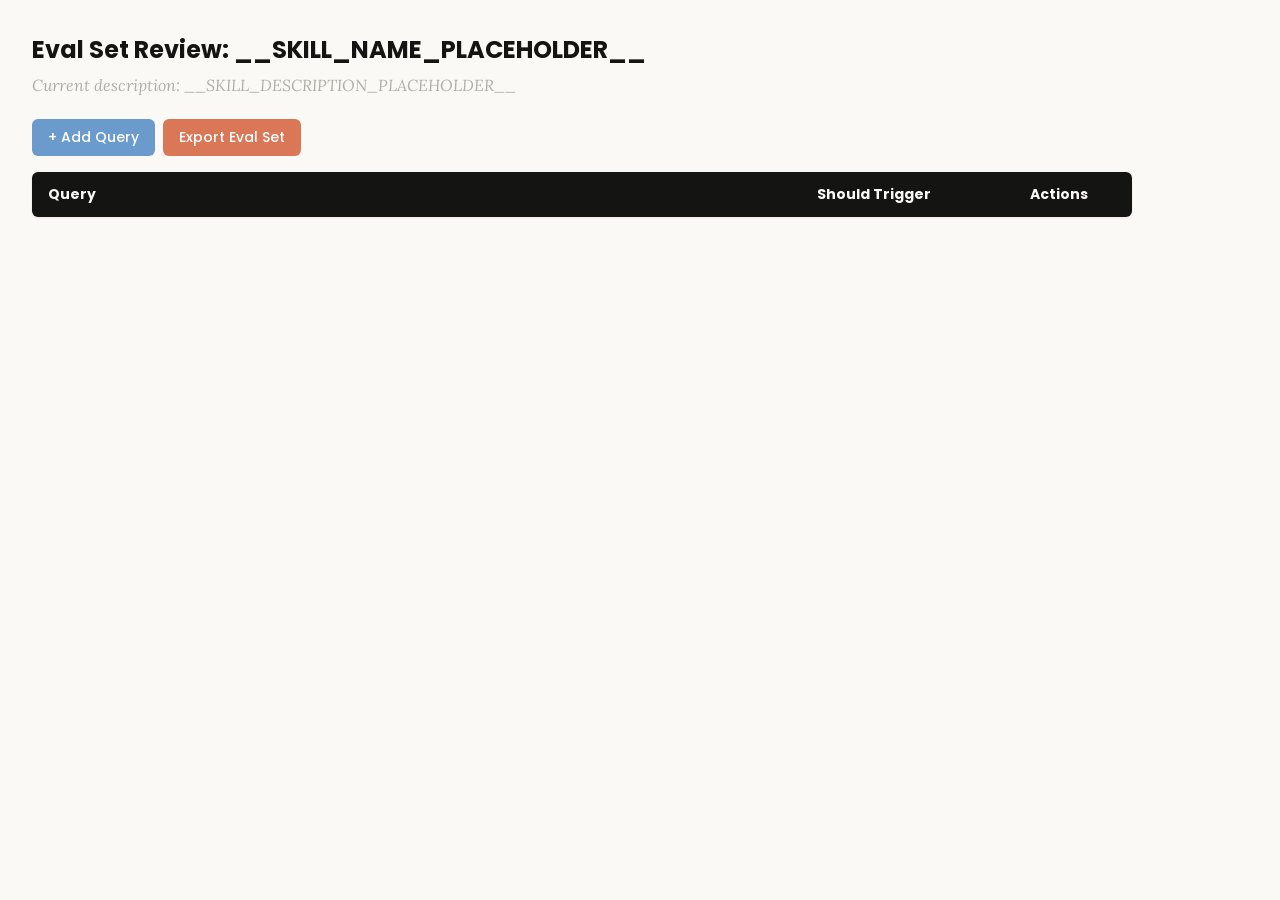
<file: .agents/skills/skill-creator/assets/eval_review.html>
<!DOCTYPE html>
<html lang="en">
<head>
  <meta charset="UTF-8">
  <meta name="viewport" content="width=device-width, initial-scale=1.0">
  <title>Eval Set Review - __SKILL_NAME_PLACEHOLDER__</title>
  <link rel="preconnect" href="https://fonts.googleapis.com">
  <link rel="preconnect" href="https://fonts.gstatic.com" crossorigin>
  <link href="https://fonts.googleapis.com/css2?family=Poppins:wght@500;600&family=Lora:wght@400;500&display=swap" rel="stylesheet">
  <style>
    * { box-sizing: border-box; margin: 0; padding: 0; }
    body { font-family: 'Lora', Georgia, serif; background: #faf9f5; padding: 2rem; color: #141413; }
    h1 { font-family: 'Poppins', sans-serif; margin-bottom: 0.5rem; font-size: 1.5rem; }
    .description { color: #b0aea5; margin-bottom: 1.5rem; font-style: italic; max-width: 900px; }
    .controls { margin-bottom: 1rem; display: flex; gap: 0.5rem; }
    .btn { font-family: 'Poppins', sans-serif; padding: 0.5rem 1rem; border: none; border-radius: 6px; cursor: pointer; font-size: 0.875rem; font-weight: 500; }
    .btn-add { background: #6a9bcc; color: white; }
    .btn-add:hover { background: #5889b8; }
    .btn-export { background: #d97757; color: white; }
    .btn-export:hover { background: #c4613f; }
    table { width: 100%; max-width: 1100px; border-collapse: collapse; background: white; border-radius: 6px; overflow: hidden; box-shadow: 0 1px 3px rgba(0,0,0,0.08); }
    th { font-family: 'Poppins', sans-serif; background: #141413; color: #faf9f5; padding: 0.75rem 1rem; text-align: left; font-size: 0.875rem; }
    td { padding: 0.75rem 1rem; border-bottom: 1px solid #e8e6dc; vertical-align: top; }
    tr:nth-child(even) td { background: #faf9f5; }
    tr:hover td { background: #f3f1ea; }
    .section-header td { background: #e8e6dc; font-family: 'Poppins', sans-serif; font-weight: 500; font-size: 0.8rem; color: #141413; text-transform: uppercase; letter-spacing: 0.05em; }
    .query-input { width: 100%; padding: 0.4rem; border: 1px solid #e8e6dc; border-radius: 4px; font-size: 0.875rem; font-family: 'Lora', Georgia, serif; resize: vertical; min-height: 60px; }
    .query-input:focus { outline: none; border-color: #d97757; box-shadow: 0 0 0 2px rgba(217,119,87,0.15); }
    .toggle { position: relative; display: inline-block; width: 44px; height: 24px; }
    .toggle input { opacity: 0; width: 0; height: 0; }
    .toggle .slider { position: absolute; inset: 0; background: #b0aea5; border-radius: 24px; cursor: pointer; transition: 0.2s; }
    .toggle .slider::before { content: ""; position: absolute; width: 18px; height: 18px; left: 3px; bottom: 3px; background: white; border-radius: 50%; transition: 0.2s; }
    .toggle input:checked + .slider { background: #d97757; }
    .toggle input:checked + .slider::before { transform: translateX(20px); }
    .btn-delete { background: #c44; color: white; padding: 0.3rem 0.6rem; border: none; border-radius: 4px; cursor: pointer; font-size: 0.75rem; font-family: 'Poppins', sans-serif; }
    .btn-delete:hover { background: #a33; }
    .summary { margin-top: 1rem; color: #b0aea5; font-size: 0.875rem; }
  </style>
</head>
<body>
  <h1>Eval Set Review: <span id="skill-name">__SKILL_NAME_PLACEHOLDER__</span></h1>
  <p class="description">Current description: <span id="skill-desc">__SKILL_DESCRIPTION_PLACEHOLDER__</span></p>

  <div class="controls">
    <button class="btn btn-add" onclick="addRow()">+ Add Query</button>
    <button class="btn btn-export" onclick="exportEvalSet()">Export Eval Set</button>
  </div>

  <table>
    <thead>
      <tr>
        <th style="width:65%">Query</th>
        <th style="width:18%">Should Trigger</th>
        <th style="width:10%">Actions</th>
      </tr>
    </thead>
    <tbody id="eval-body"></tbody>
  </table>

  <p class="summary" id="summary"></p>

  <script>
    const EVAL_DATA = __EVAL_DATA_PLACEHOLDER__;

    let evalItems = [...EVAL_DATA];

    function render() {
      const tbody = document.getElementById('eval-body');
      tbody.innerHTML = '';

      // Sort: should-trigger first, then should-not-trigger
      const sorted = evalItems
        .map((item, origIdx) => ({ ...item, origIdx }))
        .sort((a, b) => (b.should_trigger ? 1 : 0) - (a.should_trigger ? 1 : 0));

      let lastGroup = null;
      sorted.forEach(item => {
        const group = item.should_trigger ? 'trigger' : 'no-trigger';
        if (group !== lastGroup) {
          const headerRow = document.createElement('tr');
          headerRow.className = 'section-header';
          headerRow.innerHTML = `<td colspan="3">${item.should_trigger ? 'Should Trigger' : 'Should NOT Trigger'}</td>`;
          tbody.appendChild(headerRow);
          lastGroup = group;
        }

        const idx = item.origIdx;
        const tr = document.createElement('tr');
        tr.innerHTML = `
          <td><textarea class="query-input" onchange="updateQuery(${idx}, this.value)">${escapeHtml(item.query)}</textarea></td>
          <td>
            <label class="toggle">
              <input type="checkbox" ${item.should_trigger ? 'checked' : ''} onchange="updateTrigger(${idx}, this.checked)">
              <span class="slider"></span>
            </label>
            <span style="margin-left:8px;font-size:0.8rem;color:#b0aea5">${item.should_trigger ? 'Yes' : 'No'}</span>
          </td>
          <td><button class="btn-delete" onclick="deleteRow(${idx})">Delete</button></td>
        `;
        tbody.appendChild(tr);
      });
      updateSummary();
    }

    function escapeHtml(text) {
      const div = document.createElement('div');
      div.textContent = text;
      return div.innerHTML;
    }

    function updateQuery(idx, value) { evalItems[idx].query = value; updateSummary(); }
    function updateTrigger(idx, value) { evalItems[idx].should_trigger = value; render(); }
    function deleteRow(idx) { evalItems.splice(idx, 1); render(); }

    function addRow() {
      evalItems.push({ query: '', should_trigger: true });
      render();
      const inputs = document.querySelectorAll('.query-input');
      inputs[inputs.length - 1].focus();
    }

    function updateSummary() {
      const trigger = evalItems.filter(i => i.should_trigger).length;
      const noTrigger = evalItems.filter(i => !i.should_trigger).length;
      document.getElementById('summary').textContent =
        `${evalItems.length} queries total: ${trigger} should trigger, ${noTrigger} should not trigger`;
    }

    function exportEvalSet() {
      const valid = evalItems.filter(i => i.query.trim() !== '');
      const data = valid.map(i => ({ query: i.query.trim(), should_trigger: i.should_trigger }));
      const blob = new Blob([JSON.stringify(data, null, 2)], { type: 'application/json' });
      const url = URL.createObjectURL(blob);
      const a = document.createElement('a');
      a.href = url;
      a.download = 'eval_set.json';
      document.body.appendChild(a);
      a.click();
      document.body.removeChild(a);
      URL.revokeObjectURL(url);
    }

    render();
  </script>
</body>
</html>
</file>
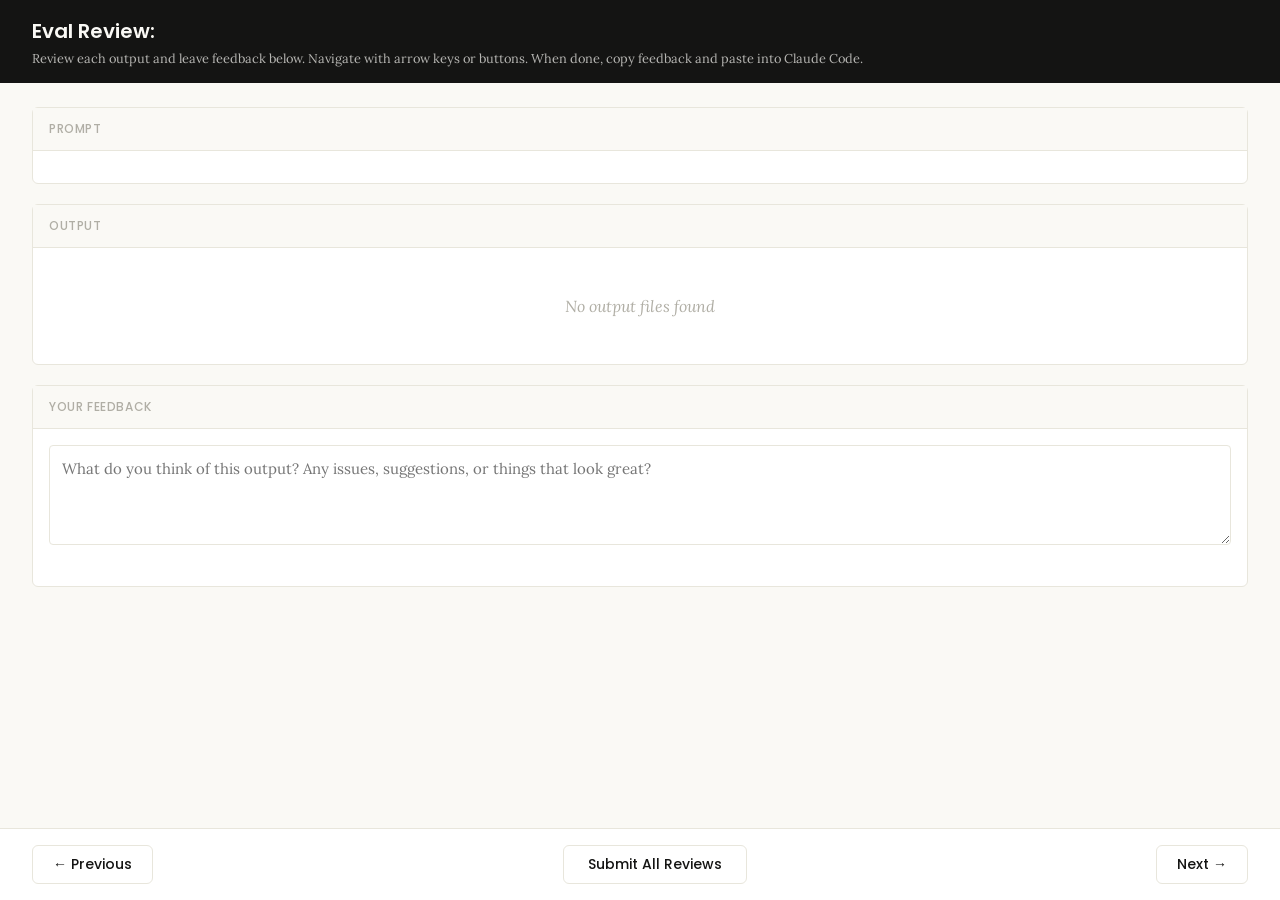
<file: .agents/skills/skill-creator/eval-viewer/viewer.html>
<!DOCTYPE html>
<html lang="en">
<head>
  <meta charset="UTF-8">
  <meta name="viewport" content="width=device-width, initial-scale=1.0">
  <title>Eval Review</title>
  <link rel="preconnect" href="https://fonts.googleapis.com">
  <link rel="preconnect" href="https://fonts.gstatic.com" crossorigin>
  <link href="https://fonts.googleapis.com/css2?family=Poppins:wght@500;600&family=Lora:wght@400;500&display=swap" rel="stylesheet">
  <script src="https://cdn.sheetjs.com/xlsx-0.20.3/package/dist/xlsx.full.min.js" integrity="sha384-EnyY0/GSHQGSxSgMwaIPzSESbqoOLSexfnSMN2AP+39Ckmn92stwABZynq1JyzdT" crossorigin="anonymous"></script>
  <style>
    :root {
      --bg: #faf9f5;
      --surface: #ffffff;
      --border: #e8e6dc;
      --text: #141413;
      --text-muted: #b0aea5;
      --accent: #d97757;
      --accent-hover: #c4613f;
      --green: #788c5d;
      --green-bg: #eef2e8;
      --red: #c44;
      --red-bg: #fceaea;
      --header-bg: #141413;
      --header-text: #faf9f5;
      --radius: 6px;
    }

    * { box-sizing: border-box; margin: 0; padding: 0; }

    body {
      font-family: 'Lora', Georgia, serif;
      background: var(--bg);
      color: var(--text);
      height: 100vh;
      display: flex;
      flex-direction: column;
    }

    /* ---- Header ---- */
    .header {
      background: var(--header-bg);
      color: var(--header-text);
      padding: 1rem 2rem;
      display: flex;
      justify-content: space-between;
      align-items: center;
      flex-shrink: 0;
    }
    .header h1 {
      font-family: 'Poppins', sans-serif;
      font-size: 1.25rem;
      font-weight: 600;
    }
    .header .instructions {
      font-size: 0.8rem;
      opacity: 0.7;
      margin-top: 0.25rem;
    }
    .header .progress {
      font-size: 0.875rem;
      opacity: 0.8;
      text-align: right;
    }

    /* ---- Main content ---- */
    .main {
      flex: 1;
      overflow-y: auto;
      padding: 1.5rem 2rem;
      display: flex;
      flex-direction: column;
      gap: 1.25rem;
    }

    /* ---- Sections ---- */
    .section {
      background: var(--surface);
      border: 1px solid var(--border);
      border-radius: var(--radius);
      flex-shrink: 0;
    }
    .section-header {
      font-family: 'Poppins', sans-serif;
      padding: 0.75rem 1rem;
      font-size: 0.75rem;
      font-weight: 500;
      text-transform: uppercase;
      letter-spacing: 0.05em;
      color: var(--text-muted);
      border-bottom: 1px solid var(--border);
      background: var(--bg);
    }
    .section-body {
      padding: 1rem;
    }

    /* ---- Config badge ---- */
    .config-badge {
      display: inline-block;
      padding: 0.2rem 0.625rem;
      border-radius: 9999px;
      font-family: 'Poppins', sans-serif;
      font-size: 0.6875rem;
      font-weight: 600;
      text-transform: uppercase;
      letter-spacing: 0.03em;
      margin-left: 0.75rem;
      vertical-align: middle;
    }
    .config-badge.config-primary {
      background: rgba(33, 150, 243, 0.12);
      color: #1976d2;
    }
    .config-badge.config-baseline {
      background: rgba(255, 193, 7, 0.15);
      color: #f57f17;
    }

    /* ---- Prompt ---- */
    .prompt-text {
      white-space: pre-wrap;
      font-size: 0.9375rem;
      line-height: 1.6;
    }

    /* ---- Outputs ---- */
    .output-file {
      border: 1px solid var(--border);
      border-radius: var(--radius);
      overflow: hidden;
    }
    .output-file + .output-file {
      margin-top: 1rem;
    }
    .output-file-header {
      padding: 0.5rem 0.75rem;
      font-size: 0.8rem;
      font-weight: 600;
      color: var(--text-muted);
      background: var(--bg);
      border-bottom: 1px solid var(--border);
      font-family: 'SF Mono', SFMono-Regular, Consolas, 'Liberation Mono', Menlo, monospace;
      display: flex;
      justify-content: space-between;
      align-items: center;
    }
    .output-file-header .dl-btn {
      font-size: 0.7rem;
      color: var(--accent);
      text-decoration: none;
      cursor: pointer;
      font-family: -apple-system, BlinkMacSystemFont, 'Segoe UI', sans-serif;
      font-weight: 500;
      opacity: 0.8;
    }
    .output-file-header .dl-btn:hover {
      opacity: 1;
      text-decoration: underline;
    }
    .output-file-content {
      padding: 0.75rem;
      overflow-x: auto;
    }
    .output-file-content pre {
      font-size: 0.8125rem;
      line-height: 1.5;
      white-space: pre-wrap;
      word-break: break-word;
      font-family: 'SF Mono', SFMono-Regular, Consolas, 'Liberation Mono', Menlo, monospace;
    }
    .output-file-content img {
      max-width: 100%;
      height: auto;
      border-radius: 4px;
    }
    .output-file-content iframe {
      width: 100%;
      height: 600px;
      border: none;
    }
    .output-file-content table {
      border-collapse: collapse;
      font-size: 0.8125rem;
      width: 100%;
    }
    .output-file-content table td,
    .output-file-content table th {
      border: 1px solid var(--border);
      padding: 0.375rem 0.5rem;
      text-align: left;
    }
    .output-file-content table th {
      background: var(--bg);
      font-weight: 600;
    }
    .output-file-content .download-link {
      display: inline-flex;
      align-items: center;
      gap: 0.5rem;
      padding: 0.5rem 1rem;
      background: var(--bg);
      border: 1px solid var(--border);
      border-radius: 4px;
      color: var(--accent);
      text-decoration: none;
      font-size: 0.875rem;
      cursor: pointer;
    }
    .output-file-content .download-link:hover {
      background: var(--border);
    }
    .empty-state {
      color: var(--text-muted);
      font-style: italic;
      padding: 2rem;
      text-align: center;
    }

    /* ---- Feedback ---- */
    .prev-feedback {
      background: var(--bg);
      border: 1px solid var(--border);
      border-radius: 4px;
      padding: 0.625rem 0.75rem;
      margin-top: 0.75rem;
      font-size: 0.8125rem;
      color: var(--text-muted);
      line-height: 1.5;
    }
    .prev-feedback-label {
      font-size: 0.7rem;
      font-weight: 600;
      text-transform: uppercase;
      letter-spacing: 0.04em;
      margin-bottom: 0.25rem;
      color: var(--text-muted);
    }
    .feedback-textarea {
      width: 100%;
      min-height: 100px;
      padding: 0.75rem;
      border: 1px solid var(--border);
      border-radius: 4px;
      font-family: inherit;
      font-size: 0.9375rem;
      line-height: 1.5;
      resize: vertical;
      color: var(--text);
    }
    .feedback-textarea:focus {
      outline: none;
      border-color: var(--accent);
      box-shadow: 0 0 0 3px rgba(37, 99, 235, 0.1);
    }
    .feedback-status {
      font-size: 0.75rem;
      color: var(--text-muted);
      margin-top: 0.5rem;
      min-height: 1.1em;
    }

    /* ---- Grades (collapsible) ---- */
    .grades-toggle {
      display: flex;
      align-items: center;
      cursor: pointer;
      user-select: none;
    }
    .grades-toggle:hover {
      color: var(--accent);
    }
    .grades-toggle .arrow {
      margin-right: 0.5rem;
      transition: transform 0.15s;
      font-size: 0.75rem;
    }
    .grades-toggle .arrow.open {
      transform: rotate(90deg);
    }
    .grades-content {
      display: none;
      margin-top: 0.75rem;
    }
    .grades-content.open {
      display: block;
    }
    .grades-summary {
      font-size: 0.875rem;
      margin-bottom: 0.75rem;
      display: flex;
      align-items: center;
      gap: 0.5rem;
    }
    .grade-badge {
      display: inline-block;
      padding: 0.125rem 0.5rem;
      border-radius: 9999px;
      font-size: 0.75rem;
      font-weight: 600;
    }
    .grade-pass { background: var(--green-bg); color: var(--green); }
    .grade-fail { background: var(--red-bg); color: var(--red); }
    .assertion-list {
      list-style: none;
    }
    .assertion-item {
      padding: 0.625rem 0;
      border-bottom: 1px solid var(--border);
      font-size: 0.8125rem;
    }
    .assertion-item:last-child { border-bottom: none; }
    .assertion-status {
      font-weight: 600;
      margin-right: 0.5rem;
    }
    .assertion-status.pass { color: var(--green); }
    .assertion-status.fail { color: var(--red); }
    .assertion-evidence {
      color: var(--text-muted);
      font-size: 0.75rem;
      margin-top: 0.25rem;
      padding-left: 1.5rem;
    }

    /* ---- View tabs ---- */
    .view-tabs {
      display: flex;
      gap: 0;
      padding: 0 2rem;
      background: var(--bg);
      border-bottom: 1px solid var(--border);
      flex-shrink: 0;
    }
    .view-tab {
      font-family: 'Poppins', sans-serif;
      padding: 0.625rem 1.25rem;
      font-size: 0.8125rem;
      font-weight: 500;
      cursor: pointer;
      border: none;
      background: none;
      color: var(--text-muted);
      border-bottom: 2px solid transparent;
      transition: all 0.15s;
    }
    .view-tab:hover { color: var(--text); }
    .view-tab.active {
      color: var(--accent);
      border-bottom-color: var(--accent);
    }
    .view-panel { display: none; }
    .view-panel.active { display: flex; flex-direction: column; flex: 1; overflow: hidden; }

    /* ---- Benchmark view ---- */
    .benchmark-view {
      padding: 1.5rem 2rem;
      overflow-y: auto;
      flex: 1;
    }
    .benchmark-table {
      border-collapse: collapse;
      background: var(--surface);
      border: 1px solid var(--border);
      border-radius: var(--radius);
      font-size: 0.8125rem;
      width: 100%;
      margin-bottom: 1.5rem;
    }
    .benchmark-table th, .benchmark-table td {
      padding: 0.625rem 0.75rem;
      text-align: left;
      border: 1px solid var(--border);
    }
    .benchmark-table th {
      font-family: 'Poppins', sans-serif;
      background: var(--header-bg);
      color: var(--header-text);
      font-weight: 500;
      font-size: 0.75rem;
      text-transform: uppercase;
      letter-spacing: 0.04em;
    }
    .benchmark-table tr:hover { background: var(--bg); }
    .benchmark-table tr.benchmark-row-with { background: rgba(33, 150, 243, 0.06); }
    .benchmark-table tr.benchmark-row-without { background: rgba(255, 193, 7, 0.06); }
    .benchmark-table tr.benchmark-row-with:hover { background: rgba(33, 150, 243, 0.12); }
    .benchmark-table tr.benchmark-row-without:hover { background: rgba(255, 193, 7, 0.12); }
    .benchmark-table tr.benchmark-row-avg { font-weight: 600; border-top: 2px solid var(--border); }
    .benchmark-table tr.benchmark-row-avg.benchmark-row-with { background: rgba(33, 150, 243, 0.12); }
    .benchmark-table tr.benchmark-row-avg.benchmark-row-without { background: rgba(255, 193, 7, 0.12); }
    .benchmark-delta-positive { color: var(--green); font-weight: 600; }
    .benchmark-delta-negative { color: var(--red); font-weight: 600; }
    .benchmark-notes {
      background: var(--surface);
      border: 1px solid var(--border);
      border-radius: var(--radius);
      padding: 1rem;
    }
    .benchmark-notes h3 {
      font-family: 'Poppins', sans-serif;
      font-size: 0.875rem;
      margin-bottom: 0.75rem;
    }
    .benchmark-notes ul {
      list-style: disc;
      padding-left: 1.25rem;
    }
    .benchmark-notes li {
      font-size: 0.8125rem;
      line-height: 1.6;
      margin-bottom: 0.375rem;
    }
    .benchmark-empty {
      color: var(--text-muted);
      font-style: italic;
      text-align: center;
      padding: 3rem;
    }

    /* ---- Navigation ---- */
    .nav {
      display: flex;
      justify-content: space-between;
      align-items: center;
      padding: 1rem 2rem;
      border-top: 1px solid var(--border);
      background: var(--surface);
      flex-shrink: 0;
    }
    .nav-btn {
      font-family: 'Poppins', sans-serif;
      padding: 0.5rem 1.25rem;
      border: 1px solid var(--border);
      border-radius: var(--radius);
      background: var(--surface);
      cursor: pointer;
      font-size: 0.875rem;
      font-weight: 500;
      color: var(--text);
      transition: all 0.15s;
    }
    .nav-btn:hover:not(:disabled) {
      background: var(--bg);
      border-color: var(--text-muted);
    }
    .nav-btn:disabled {
      opacity: 0.4;
      cursor: not-allowed;
    }
    .done-btn {
      font-family: 'Poppins', sans-serif;
      padding: 0.5rem 1.5rem;
      border: 1px solid var(--border);
      border-radius: var(--radius);
      background: var(--surface);
      color: var(--text);
      cursor: pointer;
      font-size: 0.875rem;
      font-weight: 500;
      transition: all 0.15s;
    }
    .done-btn:hover {
      background: var(--bg);
      border-color: var(--text-muted);
    }
    .done-btn.ready {
      border: none;
      background: var(--accent);
      color: white;
      font-weight: 600;
    }
    .done-btn.ready:hover {
      background: var(--accent-hover);
    }
    /* ---- Done overlay ---- */
    .done-overlay {
      display: none;
      position: fixed;
      inset: 0;
      background: rgba(0, 0, 0, 0.5);
      z-index: 100;
      justify-content: center;
      align-items: center;
    }
    .done-overlay.visible {
      display: flex;
    }
    .done-card {
      background: var(--surface);
      border-radius: 12px;
      padding: 2rem 3rem;
      text-align: center;
      box-shadow: 0 20px 60px rgba(0, 0, 0, 0.3);
      max-width: 500px;
    }
    .done-card h2 {
      font-size: 1.5rem;
      margin-bottom: 0.5rem;
    }
    .done-card p {
      color: var(--text-muted);
      margin-bottom: 1.5rem;
      line-height: 1.5;
    }
    .done-card .btn-row {
      display: flex;
      gap: 0.5rem;
      justify-content: center;
    }
    .done-card button {
      padding: 0.5rem 1.25rem;
      border: 1px solid var(--border);
      border-radius: var(--radius);
      background: var(--surface);
      cursor: pointer;
      font-size: 0.875rem;
    }
    .done-card button:hover {
      background: var(--bg);
    }
    /* ---- Toast ---- */
    .toast {
      position: fixed;
      bottom: 5rem;
      left: 50%;
      transform: translateX(-50%);
      background: var(--header-bg);
      color: var(--header-text);
      padding: 0.625rem 1.25rem;
      border-radius: var(--radius);
      font-size: 0.875rem;
      opacity: 0;
      transition: opacity 0.3s;
      pointer-events: none;
      z-index: 200;
    }
    .toast.visible {
      opacity: 1;
    }
  </style>
</head>
<body>
  <div id="app" style="height:100vh; display:flex; flex-direction:column;">
    <div class="header">
      <div>
        <h1>Eval Review: <span id="skill-name"></span></h1>
        <div class="instructions">Review each output and leave feedback below. Navigate with arrow keys or buttons. When done, copy feedback and paste into Claude Code.</div>
      </div>
      <div class="progress" id="progress"></div>
    </div>

    <!-- View tabs (only shown when benchmark data exists) -->
    <div class="view-tabs" id="view-tabs" style="display:none;">
      <button class="view-tab active" onclick="switchView('outputs')">Outputs</button>
      <button class="view-tab" onclick="switchView('benchmark')">Benchmark</button>
    </div>

    <!-- Outputs panel (qualitative review) -->
    <div class="view-panel active" id="panel-outputs">
    <div class="main">
      <!-- Prompt -->
      <div class="section">
        <div class="section-header">Prompt <span class="config-badge" id="config-badge" style="display:none;"></span></div>
        <div class="section-body">
          <div class="prompt-text" id="prompt-text"></div>
        </div>
      </div>

      <!-- Outputs -->
      <div class="section">
        <div class="section-header">Output</div>
        <div class="section-body" id="outputs-body">
          <div class="empty-state">No output files found</div>
        </div>
      </div>

      <!-- Previous Output (collapsible) -->
      <div class="section" id="prev-outputs-section" style="display:none;">
        <div class="section-header">
          <div class="grades-toggle" onclick="togglePrevOutputs()">
            <span class="arrow" id="prev-outputs-arrow">&#9654;</span>
            Previous Output
          </div>
        </div>
        <div class="grades-content" id="prev-outputs-content"></div>
      </div>

      <!-- Grades (collapsible) -->
      <div class="section" id="grades-section" style="display:none;">
        <div class="section-header">
          <div class="grades-toggle" onclick="toggleGrades()">
            <span class="arrow" id="grades-arrow">&#9654;</span>
            Formal Grades
          </div>
        </div>
        <div class="grades-content" id="grades-content"></div>
      </div>

      <!-- Feedback -->
      <div class="section">
        <div class="section-header">Your Feedback</div>
        <div class="section-body">
          <textarea
            class="feedback-textarea"
            id="feedback"
            placeholder="What do you think of this output? Any issues, suggestions, or things that look great?"
          ></textarea>
          <div class="feedback-status" id="feedback-status"></div>
          <div class="prev-feedback" id="prev-feedback" style="display:none;">
            <div class="prev-feedback-label">Previous feedback</div>
            <div id="prev-feedback-text"></div>
          </div>
        </div>
      </div>
    </div>

    <div class="nav" id="outputs-nav">
      <button class="nav-btn" id="prev-btn" onclick="navigate(-1)">&#8592; Previous</button>
      <button class="done-btn" id="done-btn" onclick="showDoneDialog()">Submit All Reviews</button>
      <button class="nav-btn" id="next-btn" onclick="navigate(1)">Next &#8594;</button>
    </div>
    </div><!-- end panel-outputs -->

    <!-- Benchmark panel (quantitative stats) -->
    <div class="view-panel" id="panel-benchmark">
      <div class="benchmark-view" id="benchmark-content">
        <div class="benchmark-empty">No benchmark data available. Run a benchmark to see quantitative results here.</div>
      </div>
    </div>
  </div>

  <!-- Done overlay -->
  <div class="done-overlay" id="done-overlay">
    <div class="done-card">
      <h2>Review Complete</h2>
      <p>Your feedback has been saved. Go back to your Claude Code session and tell Claude you're done reviewing.</p>
      <div class="btn-row">
        <button onclick="closeDoneDialog()">OK</button>
      </div>
    </div>
  </div>

  <!-- Toast -->
  <div class="toast" id="toast"></div>

  <script>
    // ---- Embedded data (injected by generate_review.py) ----
    /*__EMBEDDED_DATA__*/

    // ---- State ----
    let feedbackMap = {};  // run_id -> feedback text
    let currentIndex = 0;
    let visitedRuns = new Set();

    // ---- Init ----
    async function init() {
      // Load saved feedback from server — but only if this isn't a fresh
      // iteration (indicated by previous_feedback being present). When
      // previous feedback exists, the feedback.json on disk is stale from
      // the prior iteration and should not pre-fill the textareas.
      const hasPrevious = Object.keys(EMBEDDED_DATA.previous_feedback || {}).length > 0
        || Object.keys(EMBEDDED_DATA.previous_outputs || {}).length > 0;
      if (!hasPrevious) {
        try {
          const resp = await fetch("/api/feedback");
          const data = await resp.json();
          if (data.reviews) {
            for (const r of data.reviews) feedbackMap[r.run_id] = r.feedback;
          }
        } catch { /* first run, no feedback yet */ }
      }

      document.getElementById("skill-name").textContent = EMBEDDED_DATA.skill_name;
      showRun(0);

      // Wire up feedback auto-save
      const textarea = document.getElementById("feedback");
      let saveTimeout = null;
      textarea.addEventListener("input", () => {
        clearTimeout(saveTimeout);
        document.getElementById("feedback-status").textContent = "";
        saveTimeout = setTimeout(() => saveCurrentFeedback(), 800);
      });
    }

    // ---- Navigation ----
    function navigate(delta) {
      const newIndex = currentIndex + delta;
      if (newIndex >= 0 && newIndex < EMBEDDED_DATA.runs.length) {
        saveCurrentFeedback();
        showRun(newIndex);
      }
    }

    function updateNavButtons() {
      document.getElementById("prev-btn").disabled = currentIndex === 0;
      document.getElementById("next-btn").disabled =
        currentIndex === EMBEDDED_DATA.runs.length - 1;
    }

    // ---- Show a run ----
    function showRun(index) {
      currentIndex = index;
      const run = EMBEDDED_DATA.runs[index];

      // Progress
      document.getElementById("progress").textContent =
        `${index + 1} of ${EMBEDDED_DATA.runs.length}`;

      // Prompt
      document.getElementById("prompt-text").textContent = run.prompt;

      // Config badge
      const badge = document.getElementById("config-badge");
      const configMatch = run.id.match(/(with_skill|without_skill|new_skill|old_skill)/);
      if (configMatch) {
        const config = configMatch[1];
        const isBaseline = config === "without_skill" || config === "old_skill";
        badge.textContent = config.replace(/_/g, " ");
        badge.className = "config-badge " + (isBaseline ? "config-baseline" : "config-primary");
        badge.style.display = "inline-block";
      } else {
        badge.style.display = "none";
      }

      // Outputs
      renderOutputs(run);

      // Previous outputs
      renderPrevOutputs(run);

      // Grades
      renderGrades(run);

      // Previous feedback
      const prevFb = (EMBEDDED_DATA.previous_feedback || {})[run.id];
      const prevEl = document.getElementById("prev-feedback");
      if (prevFb) {
        document.getElementById("prev-feedback-text").textContent = prevFb;
        prevEl.style.display = "block";
      } else {
        prevEl.style.display = "none";
      }

      // Feedback
      document.getElementById("feedback").value = feedbackMap[run.id] || "";
      document.getElementById("feedback-status").textContent = "";

      updateNavButtons();

      // Track visited runs and promote done button when all visited
      visitedRuns.add(index);
      const doneBtn = document.getElementById("done-btn");
      if (visitedRuns.size >= EMBEDDED_DATA.runs.length) {
        doneBtn.classList.add("ready");
      }

      // Scroll main content to top
      document.querySelector(".main").scrollTop = 0;
    }

    // ---- Render outputs ----
    function renderOutputs(run) {
      const container = document.getElementById("outputs-body");
      container.innerHTML = "";

      const outputs = run.outputs || [];
      if (outputs.length === 0) {
        container.innerHTML = '<div class="empty-state">No output files</div>';
        return;
      }

      for (const file of outputs) {
        const fileDiv = document.createElement("div");
        fileDiv.className = "output-file";

        // Always show file header with download link
        const header = document.createElement("div");
        header.className = "output-file-header";
        const nameSpan = document.createElement("span");
        nameSpan.textContent = file.name;
        header.appendChild(nameSpan);
        const dlBtn = document.createElement("a");
        dlBtn.className = "dl-btn";
        dlBtn.textContent = "Download";
        dlBtn.download = file.name;
        dlBtn.href = getDownloadUri(file);
        header.appendChild(dlBtn);
        fileDiv.appendChild(header);

        const content = document.createElement("div");
        content.className = "output-file-content";

        if (file.type === "text") {
          const pre = document.createElement("pre");
          pre.textContent = file.content;
          content.appendChild(pre);
        } else if (file.type === "image") {
          const img = document.createElement("img");
          img.src = file.data_uri;
          img.alt = file.name;
          content.appendChild(img);
        } else if (file.type === "pdf") {
          const iframe = document.createElement("iframe");
          iframe.src = file.data_uri;
          content.appendChild(iframe);
        } else if (file.type === "xlsx") {
          renderXlsx(content, file.data_b64);
        } else if (file.type === "binary") {
          const a = document.createElement("a");
          a.className = "download-link";
          a.href = file.data_uri;
          a.download = file.name;
          a.textContent = "Download " + file.name;
          content.appendChild(a);
        } else if (file.type === "error") {
          const pre = document.createElement("pre");
          pre.textContent = file.content;
          pre.style.color = "var(--red)";
          content.appendChild(pre);
        }

        fileDiv.appendChild(content);
        container.appendChild(fileDiv);
      }
    }

    // ---- XLSX rendering via SheetJS ----
    function renderXlsx(container, b64Data) {
      try {
        const raw = Uint8Array.from(atob(b64Data), c => c.charCodeAt(0));
        const wb = XLSX.read(raw, { type: "array" });

        for (let i = 0; i < wb.SheetNames.length; i++) {
          const sheetName = wb.SheetNames[i];
          const ws = wb.Sheets[sheetName];

          if (wb.SheetNames.length > 1) {
            const sheetLabel = document.createElement("div");
            sheetLabel.style.cssText =
              "font-weight:600; font-size:0.8rem; color:#b0aea5; margin-top:0.5rem; margin-bottom:0.25rem;";
            sheetLabel.textContent = "Sheet: " + sheetName;
            container.appendChild(sheetLabel);
          }

          const htmlStr = XLSX.utils.sheet_to_html(ws, { editable: false });
          const wrapper = document.createElement("div");
          wrapper.innerHTML = htmlStr;
          container.appendChild(wrapper);
        }
      } catch (err) {
        container.textContent = "Error rendering spreadsheet: " + err.message;
      }
    }

    // ---- Grades ----
    function renderGrades(run) {
      const section = document.getElementById("grades-section");
      const content = document.getElementById("grades-content");

      if (!run.grading) {
        section.style.display = "none";
        return;
      }

      const grading = run.grading;
      section.style.display = "block";
      // Reset to collapsed
      content.classList.remove("open");
      document.getElementById("grades-arrow").classList.remove("open");

      const summary = grading.summary || {};
      const expectations = grading.expectations || [];

      let html = '<div style="padding: 1rem;">';

      // Summary line
      const passRate = summary.pass_rate != null
        ? Math.round(summary.pass_rate * 100) + "%"
        : "?";
      const badgeClass = summary.pass_rate >= 0.8 ? "grade-pass" : summary.pass_rate >= 0.5 ? "" : "grade-fail";
      html += '<div class="grades-summary">';
      html += '<span class="grade-badge ' + badgeClass + '">' + passRate + '</span>';
      html += '<span>' + (summary.passed || 0) + ' passed, ' + (summary.failed || 0) + ' failed of ' + (summary.total || 0) + '</span>';
      html += '</div>';

      // Assertions list
      html += '<ul class="assertion-list">';
      for (const exp of expectations) {
        const statusClass = exp.passed ? "pass" : "fail";
        const statusIcon = exp.passed ? "\u2713" : "\u2717";
        html += '<li class="assertion-item">';
        html += '<span class="assertion-status ' + statusClass + '">' + statusIcon + '</span>';
        html += '<span>' + escapeHtml(exp.text) + '</span>';
        if (exp.evidence) {
          html += '<div class="assertion-evidence">' + escapeHtml(exp.evidence) + '</div>';
        }
        html += '</li>';
      }
      html += '</ul>';

      html += '</div>';
      content.innerHTML = html;
    }

    function toggleGrades() {
      const content = document.getElementById("grades-content");
      const arrow = document.getElementById("grades-arrow");
      content.classList.toggle("open");
      arrow.classList.toggle("open");
    }

    // ---- Previous outputs (collapsible) ----
    function renderPrevOutputs(run) {
      const section = document.getElementById("prev-outputs-section");
      const content = document.getElementById("prev-outputs-content");
      const prevOutputs = (EMBEDDED_DATA.previous_outputs || {})[run.id];

      if (!prevOutputs || prevOutputs.length === 0) {
        section.style.display = "none";
        return;
      }

      section.style.display = "block";
      // Reset to collapsed
      content.classList.remove("open");
      document.getElementById("prev-outputs-arrow").classList.remove("open");

      // Render the files into the content area
      content.innerHTML = "";
      const wrapper = document.createElement("div");
      wrapper.style.padding = "1rem";

      for (const file of prevOutputs) {
        const fileDiv = document.createElement("div");
        fileDiv.className = "output-file";

        const header = document.createElement("div");
        header.className = "output-file-header";
        const nameSpan = document.createElement("span");
        nameSpan.textContent = file.name;
        header.appendChild(nameSpan);
        const dlBtn = document.createElement("a");
        dlBtn.className = "dl-btn";
        dlBtn.textContent = "Download";
        dlBtn.download = file.name;
        dlBtn.href = getDownloadUri(file);
        header.appendChild(dlBtn);
        fileDiv.appendChild(header);

        const fc = document.createElement("div");
        fc.className = "output-file-content";

        if (file.type === "text") {
          const pre = document.createElement("pre");
          pre.textContent = file.content;
          fc.appendChild(pre);
        } else if (file.type === "image") {
          const img = document.createElement("img");
          img.src = file.data_uri;
          img.alt = file.name;
          fc.appendChild(img);
        } else if (file.type === "pdf") {
          const iframe = document.createElement("iframe");
          iframe.src = file.data_uri;
          fc.appendChild(iframe);
        } else if (file.type === "xlsx") {
          renderXlsx(fc, file.data_b64);
        } else if (file.type === "binary") {
          const a = document.createElement("a");
          a.className = "download-link";
          a.href = file.data_uri;
          a.download = file.name;
          a.textContent = "Download " + file.name;
          fc.appendChild(a);
        }

        fileDiv.appendChild(fc);
        wrapper.appendChild(fileDiv);
      }

      content.appendChild(wrapper);
    }

    function togglePrevOutputs() {
      const content = document.getElementById("prev-outputs-content");
      const arrow = document.getElementById("prev-outputs-arrow");
      content.classList.toggle("open");
      arrow.classList.toggle("open");
    }

    // ---- Feedback (saved to server -> feedback.json) ----
    function saveCurrentFeedback() {
      const run = EMBEDDED_DATA.runs[currentIndex];
      const text = document.getElementById("feedback").value;

      if (text.trim() === "") {
        delete feedbackMap[run.id];
      } else {
        feedbackMap[run.id] = text;
      }

      // Build reviews array from map
      const reviews = [];
      for (const [run_id, feedback] of Object.entries(feedbackMap)) {
        if (feedback.trim()) {
          reviews.push({ run_id, feedback, timestamp: new Date().toISOString() });
        }
      }

      fetch("/api/feedback", {
        method: "POST",
        headers: { "Content-Type": "application/json" },
        body: JSON.stringify({ reviews, status: "in_progress" }),
      }).then(() => {
        document.getElementById("feedback-status").textContent = "Saved";
      }).catch(() => {
        // Static mode or server unavailable — no-op on auto-save,
        // feedback will be downloaded on final submit
        document.getElementById("feedback-status").textContent = "Will download on submit";
      });
    }

    // ---- Done ----
    function showDoneDialog() {
      // Save current textarea to feedbackMap (but don't POST yet)
      const run = EMBEDDED_DATA.runs[currentIndex];
      const text = document.getElementById("feedback").value;
      if (text.trim() === "") {
        delete feedbackMap[run.id];
      } else {
        feedbackMap[run.id] = text;
      }

      // POST once with status: complete — include ALL runs so the model
      // can distinguish "no feedback" (looks good) from "not reviewed"
      const reviews = [];
      const ts = new Date().toISOString();
      for (const r of EMBEDDED_DATA.runs) {
        reviews.push({ run_id: r.id, feedback: feedbackMap[r.id] || "", timestamp: ts });
      }
      const payload = JSON.stringify({ reviews, status: "complete" }, null, 2);
      fetch("/api/feedback", {
        method: "POST",
        headers: { "Content-Type": "application/json" },
        body: payload,
      }).then(() => {
        document.getElementById("done-overlay").classList.add("visible");
      }).catch(() => {
        // Server not available (static mode) — download as file
        const blob = new Blob([payload], { type: "application/json" });
        const url = URL.createObjectURL(blob);
        const a = document.createElement("a");
        a.href = url;
        a.download = "feedback.json";
        a.click();
        URL.revokeObjectURL(url);
        document.getElementById("done-overlay").classList.add("visible");
      });
    }

    function closeDoneDialog() {
      // Reset status back to in_progress
      saveCurrentFeedback();
      document.getElementById("done-overlay").classList.remove("visible");
    }

    // ---- Toast ----
    function showToast(message) {
      const toast = document.getElementById("toast");
      toast.textContent = message;
      toast.classList.add("visible");
      setTimeout(() => toast.classList.remove("visible"), 2000);
    }

    // ---- Keyboard nav ----
    document.addEventListener("keydown", (e) => {
      // Don't capture when typing in textarea
      if (e.target.tagName === "TEXTAREA") return;

      if (e.key === "ArrowLeft" || e.key === "ArrowUp") {
        e.preventDefault();
        navigate(-1);
      } else if (e.key === "ArrowRight" || e.key === "ArrowDown") {
        e.preventDefault();
        navigate(1);
      }
    });

    // ---- Util ----
    function getDownloadUri(file) {
      if (file.data_uri) return file.data_uri;
      if (file.data_b64) return "data:application/octet-stream;base64," + file.data_b64;
      if (file.type === "text") return "data:text/plain;charset=utf-8," + encodeURIComponent(file.content);
      return "#";
    }

    function escapeHtml(text) {
      const div = document.createElement("div");
      div.textContent = text;
      return div.innerHTML;
    }

    // ---- View switching ----
    function switchView(view) {
      document.querySelectorAll(".view-tab").forEach(t => t.classList.remove("active"));
      document.querySelectorAll(".view-panel").forEach(p => p.classList.remove("active"));
      document.querySelector(`[onclick="switchView('${view}')"]`).classList.add("active");
      document.getElementById("panel-" + view).classList.add("active");
    }

    // ---- Benchmark rendering ----
    function renderBenchmark() {
      const data = EMBEDDED_DATA.benchmark;
      if (!data) return;

      // Show the tabs
      document.getElementById("view-tabs").style.display = "flex";

      const container = document.getElementById("benchmark-content");
      const summary = data.run_summary || {};
      const metadata = data.metadata || {};
      const notes = data.notes || [];

      let html = "";

      // Header
      html += "<h2 style='font-family: Poppins, sans-serif; margin-bottom: 0.5rem;'>Benchmark Results</h2>";
      html += "<p style='color: var(--text-muted); font-size: 0.875rem; margin-bottom: 1.25rem;'>";
      if (metadata.skill_name) html += "<strong>" + escapeHtml(metadata.skill_name) + "</strong> &mdash; ";
      if (metadata.timestamp) html += metadata.timestamp + " &mdash; ";
      if (metadata.evals_run) html += "Evals: " + metadata.evals_run.join(", ") + " &mdash; ";
      html += (metadata.runs_per_configuration || "?") + " runs per configuration";
      html += "</p>";

      // Summary table
      html += '<table class="benchmark-table">';

      function fmtStat(stat, pct) {
        if (!stat) return "—";
        const suffix = pct ? "%" : "";
        const m = pct ? (stat.mean * 100).toFixed(0) : stat.mean.toFixed(1);
        const s = pct ? (stat.stddev * 100).toFixed(0) : stat.stddev.toFixed(1);
        return m + suffix + " ± " + s + suffix;
      }

      function deltaClass(val) {
        if (!val) return "";
        const n = parseFloat(val);
        if (n > 0) return "benchmark-delta-positive";
        if (n < 0) return "benchmark-delta-negative";
        return "";
      }

      // Discover config names dynamically (everything except "delta")
      const configs = Object.keys(summary).filter(k => k !== "delta");
      const configA = configs[0] || "config_a";
      const configB = configs[1] || "config_b";
      const labelA = configA.replace(/_/g, " ").replace(/\b\w/g, c => c.toUpperCase());
      const labelB = configB.replace(/_/g, " ").replace(/\b\w/g, c => c.toUpperCase());
      const a = summary[configA] || {};
      const b = summary[configB] || {};
      const delta = summary.delta || {};

      html += "<thead><tr><th>Metric</th><th>" + escapeHtml(labelA) + "</th><th>" + escapeHtml(labelB) + "</th><th>Delta</th></tr></thead>";
      html += "<tbody>";

      html += "<tr><td><strong>Pass Rate</strong></td>";
      html += "<td>" + fmtStat(a.pass_rate, true) + "</td>";
      html += "<td>" + fmtStat(b.pass_rate, true) + "</td>";
      html += '<td class="' + deltaClass(delta.pass_rate) + '">' + (delta.pass_rate || "—") + "</td></tr>";

      // Time (only show row if data exists)
      if (a.time_seconds || b.time_seconds) {
        html += "<tr><td><strong>Time (s)</strong></td>";
        html += "<td>" + fmtStat(a.time_seconds, false) + "</td>";
        html += "<td>" + fmtStat(b.time_seconds, false) + "</td>";
        html += '<td class="' + deltaClass(delta.time_seconds) + '">' + (delta.time_seconds ? delta.time_seconds + "s" : "—") + "</td></tr>";
      }

      // Tokens (only show row if data exists)
      if (a.tokens || b.tokens) {
        html += "<tr><td><strong>Tokens</strong></td>";
        html += "<td>" + fmtStat(a.tokens, false) + "</td>";
        html += "<td>" + fmtStat(b.tokens, false) + "</td>";
        html += '<td class="' + deltaClass(delta.tokens) + '">' + (delta.tokens || "—") + "</td></tr>";
      }

      html += "</tbody></table>";

      // Per-eval breakdown (if runs data available)
      const runs = data.runs || [];
      if (runs.length > 0) {
        const evalIds = [...new Set(runs.map(r => r.eval_id))].sort((a, b) => a - b);

        html += "<h3 style='font-family: Poppins, sans-serif; margin-bottom: 0.75rem;'>Per-Eval Breakdown</h3>";

        const hasTime = runs.some(r => r.result && r.result.time_seconds != null);
        const hasErrors = runs.some(r => r.result && r.result.errors > 0);

        for (const evalId of evalIds) {
          const evalRuns = runs.filter(r => r.eval_id === evalId);
          const evalName = evalRuns[0] && evalRuns[0].eval_name ? evalRuns[0].eval_name : "Eval " + evalId;

          html += "<h4 style='font-family: Poppins, sans-serif; margin: 1rem 0 0.5rem; color: var(--text);'>" + escapeHtml(evalName) + "</h4>";
          html += '<table class="benchmark-table">';
          html += "<thead><tr><th>Config</th><th>Run</th><th>Pass Rate</th>";
          if (hasTime) html += "<th>Time (s)</th>";
          if (hasErrors) html += "<th>Crashes During Execution</th>";
          html += "</tr></thead>";
          html += "<tbody>";

          // Group by config and render with average rows
          const configGroups = [...new Set(evalRuns.map(r => r.configuration))];
          for (let ci = 0; ci < configGroups.length; ci++) {
            const config = configGroups[ci];
            const configRuns = evalRuns.filter(r => r.configuration === config);
            if (configRuns.length === 0) continue;

            const rowClass = ci === 0 ? "benchmark-row-with" : "benchmark-row-without";
            const configLabel = config.replace(/_/g, " ").replace(/\b\w/g, c => c.toUpperCase());

            for (const run of configRuns) {
              const r = run.result || {};
              const prClass = r.pass_rate >= 0.8 ? "benchmark-delta-positive" : r.pass_rate < 0.5 ? "benchmark-delta-negative" : "";
              html += '<tr class="' + rowClass + '">';
              html += "<td>" + configLabel + "</td>";
              html += "<td>" + run.run_number + "</td>";
              html += '<td class="' + prClass + '">' + ((r.pass_rate || 0) * 100).toFixed(0) + "% (" + (r.passed || 0) + "/" + (r.total || 0) + ")</td>";
              if (hasTime) html += "<td>" + (r.time_seconds != null ? r.time_seconds.toFixed(1) : "—") + "</td>";
              if (hasErrors) html += "<td>" + (r.errors || 0) + "</td>";
              html += "</tr>";
            }

            // Average row
            const rates = configRuns.map(r => (r.result || {}).pass_rate || 0);
            const avgRate = rates.reduce((a, b) => a + b, 0) / rates.length;
            const avgPrClass = avgRate >= 0.8 ? "benchmark-delta-positive" : avgRate < 0.5 ? "benchmark-delta-negative" : "";
            html += '<tr class="benchmark-row-avg ' + rowClass + '">';
            html += "<td>" + configLabel + "</td>";
            html += "<td>Avg</td>";
            html += '<td class="' + avgPrClass + '">' + (avgRate * 100).toFixed(0) + "%</td>";
            if (hasTime) {
              const times = configRuns.map(r => (r.result || {}).time_seconds).filter(t => t != null);
              html += "<td>" + (times.length ? (times.reduce((a, b) => a + b, 0) / times.length).toFixed(1) : "—") + "</td>";
            }
            if (hasErrors) html += "<td></td>";
            html += "</tr>";
          }
          html += "</tbody></table>";

          // Per-assertion detail for this eval
          const runsWithExpectations = {};
          for (const config of configGroups) {
            runsWithExpectations[config] = evalRuns.filter(r => r.configuration === config && r.expectations && r.expectations.length > 0);
          }
          const hasAnyExpectations = Object.values(runsWithExpectations).some(runs => runs.length > 0);
          if (hasAnyExpectations) {
            // Collect all unique assertion texts across all configs
            const allAssertions = [];
            const seen = new Set();
            for (const config of configGroups) {
              for (const run of runsWithExpectations[config]) {
                for (const exp of (run.expectations || [])) {
                  if (!seen.has(exp.text)) {
                    seen.add(exp.text);
                    allAssertions.push(exp.text);
                  }
                }
              }
            }

            html += '<table class="benchmark-table" style="margin-top: 0.5rem;">';
            html += "<thead><tr><th>Assertion</th>";
            for (const config of configGroups) {
              const label = config.replace(/_/g, " ").replace(/\b\w/g, c => c.toUpperCase());
              html += "<th>" + escapeHtml(label) + "</th>";
            }
            html += "</tr></thead><tbody>";

            for (const assertionText of allAssertions) {
              html += "<tr><td>" + escapeHtml(assertionText) + "</td>";

              for (const config of configGroups) {
                html += "<td>";
                for (const run of runsWithExpectations[config]) {
                  const exp = (run.expectations || []).find(e => e.text === assertionText);
                  if (exp) {
                    const cls = exp.passed ? "benchmark-delta-positive" : "benchmark-delta-negative";
                    const icon = exp.passed ? "\u2713" : "\u2717";
                    html += '<span class="' + cls + '" title="Run ' + run.run_number + ': ' + escapeHtml(exp.evidence || "") + '">' + icon + "</span> ";
                  } else {
                    html += "— ";
                  }
                }
                html += "</td>";
              }
              html += "</tr>";
            }
            html += "</tbody></table>";
          }
        }
      }

      // Notes
      if (notes.length > 0) {
        html += '<div class="benchmark-notes">';
        html += "<h3>Analysis Notes</h3>";
        html += "<ul>";
        for (const note of notes) {
          html += "<li>" + escapeHtml(note) + "</li>";
        }
        html += "</ul></div>";
      }

      container.innerHTML = html;
    }

    // ---- Start ----
    init();
    renderBenchmark();
  </script>
</body>
</html>
</file>
<file: css/styles.css>
* { box-sizing: border-box; margin: 0; padding: 0; }

  :root {
    --bg: #f4f1ea;
    --bg-card: #ffffff;
    --ink: #1a1a1a;
    --ink-soft: #4a4a4a;
    --ink-mute: #8a8a8a;
    --line: #e6e1d6;
    --line-strong: #c9c2b0;
    --accent-old: #b8562a;
    --highlight: #f5e9c8;
  }

  html, body {
    background: var(--bg);
    color: var(--ink);
    font-family: 'Inter Tight', sans-serif;
    font-size: 16px;
    line-height: 1.5;
    min-height: 100vh;
  }

  body {
    background-image:
      radial-gradient(circle at 15% 10%, rgba(184, 86, 42, 0.05) 0%, transparent 40%),
      radial-gradient(circle at 85% 80%, rgba(45, 95, 74, 0.05) 0%, transparent 40%);
  }

  .container {
    max-width: 1400px;
    margin: 0 auto;
    padding: 48px 32px 80px;
  }

  header {
    margin-bottom: 40px;
    border-bottom: 1px solid var(--line-strong);
    padding-bottom: 32px;
  }

  .tag {
    font-family: 'JetBrains Mono', monospace;
    font-size: 11px;
    letter-spacing: 0.12em;
    text-transform: uppercase;
    color: var(--ink-mute);
    margin-bottom: 16px;
  }

  h1 {
    font-family: 'Fraunces', serif;
    font-size: clamp(2.2rem, 5vw, 3.8rem);
    font-weight: 600;
    line-height: 1.05;
    letter-spacing: -0.02em;
    margin-bottom: 16px;
  }

  h1 em { font-style: italic; font-weight: 400; color: var(--accent-old); }

  .subtitle {
    font-size: 1.05rem;
    color: var(--ink-soft);
    max-width: 720px;
    line-height: 1.55;
  }

  .header-tools {
    margin-top: 24px;
    padding-top: 18px;
    border-top: 1px dashed var(--line);
    display: flex;
    align-items: center;
    justify-content: space-between;
    gap: 16px;
    flex-wrap: wrap;
  }

  .header-tools-meta {
    display: flex;
    flex-direction: column;
    gap: 4px;
  }

  .header-tools-label {
    font-family: 'JetBrains Mono', monospace;
    font-size: 10px;
    letter-spacing: 0.14em;
    text-transform: uppercase;
    color: var(--ink-mute);
  }

  .header-tools-status {
    font-family: 'JetBrains Mono', monospace;
    font-size: 0.76rem;
    color: var(--ink-soft);
  }

  .header-tools-status[data-state="error"] {
    color: #c14545;
  }

  .header-tools-actions {
    display: flex;
    gap: 10px;
    flex-wrap: wrap;
  }

  .card {
    background: var(--bg-card);
    border: 1px solid var(--line);
    border-radius: 4px;
    padding: 28px 32px;
    margin-bottom: 20px;
    position: relative;
  }

  .card.old { border-top: 3px solid var(--accent-old); }
  .card.horizon { background: var(--ink); color: var(--bg); border: none; }
  .card.globals { border-top: 3px solid #3a5a8c; }

  .card-header {
    display: flex;
    align-items: baseline;
    justify-content: space-between;
    margin-bottom: 24px;
    padding-bottom: 14px;
    border-bottom: 1px solid var(--line);
    gap: 16px;
    flex-wrap: wrap;
  }

  .card.horizon .card-header { border-bottom-color: rgba(255,255,255,0.15); }

  .card-title {
    font-family: 'Fraunces', serif;
    font-size: 1.5rem;
    font-weight: 600;
    letter-spacing: -0.01em;
  }

  .card-subtitle {
    font-family: 'JetBrains Mono', monospace;
    font-size: 10px;
    letter-spacing: 0.15em;
    text-transform: uppercase;
    color: var(--ink-mute);
  }

  .card.horizon .card-subtitle { color: rgba(255,255,255,0.5); }

  .main-grid {
    display: grid;
    grid-template-columns: 380px 1fr;
    gap: 20px;
    margin-bottom: 20px;
    align-items: start;
  }

  @media (max-width: 1100px) { .main-grid { grid-template-columns: 1fr; } }

  .section { margin-bottom: 20px; }

  .section-label {
    font-family: 'JetBrains Mono', monospace;
    font-size: 10px;
    letter-spacing: 0.15em;
    text-transform: uppercase;
    color: var(--ink-mute);
    margin-bottom: 10px;
    padding-bottom: 6px;
    border-bottom: 1px dashed var(--line);
  }

  .field {
    display: grid;
    grid-template-columns: 1fr auto;
    gap: 12px;
    align-items: center;
    padding: 8px 0;
    min-width: 0;
  }

  .field > * { min-width: 0; }

  .field.paired-field {
    grid-template-columns: 1fr minmax(240px, 340px);
    align-items: start;
  }

  .field label { font-size: 0.9rem; color: var(--ink-soft); }
  .field label small { display: block; font-size: 0.72rem; color: var(--ink-mute); margin-top: 2px; }

  .field-boolean {
    display: inline-flex;
    align-items: center;
    gap: 10px;
    font-size: 0.88rem;
    color: var(--ink);
    font-weight: 500;
  }

  .field-boolean input[type="checkbox"] {
    width: 16px;
    height: 16px;
    accent-color: var(--accent-old);
    cursor: pointer;
  }

  .paired-inputs {
    display: grid;
    grid-template-columns: repeat(2, minmax(0, 1fr));
    gap: 8px;
    width: 100%;
  }

  .paired-slot {
    display: flex;
    flex-direction: column;
    gap: 4px;
    min-width: 0;
  }

  .paired-slot-label {
    font-family: 'JetBrains Mono', monospace;
    font-size: 0.62rem;
    letter-spacing: 0.08em;
    text-transform: uppercase;
    color: var(--ink-mute);
  }

  .paired-inputs .input-wrap {
    width: 100%;
  }

  .paired-inputs input[type="number"],
  .paired-inputs input.numeric-input {
    width: 100%;
  }

  @media (max-width: 720px) {
    .field.paired-field {
      grid-template-columns: 1fr;
    }

    .paired-inputs {
      grid-template-columns: 1fr;
    }
  }

  .input-wrap {
    display: inline-flex;
    align-items: stretch;
    background: var(--bg);
    border: 1px solid var(--line-strong);
    border-radius: 2px;
    transition: border-color 0.15s, background 0.15s;
    overflow: hidden;
  }

  .input-wrap:focus-within {
    border-color: var(--accent-old);
    background: #fff;
  }

  .car-card .input-wrap:focus-within,
  .fin-card .input-wrap:focus-within {
    border-color: var(--car-color, var(--accent-old));
  }

  .input-wrap .prefix,
  .input-wrap .suffix {
    font-family: 'JetBrains Mono', monospace;
    font-size: 0.75rem;
    color: var(--ink-mute);
    display: inline-flex;
    align-items: center;
    padding: 0 8px;
    white-space: nowrap;
    flex-shrink: 0;
  }

  .input-wrap .prefix { border-right: 1px dashed var(--line); }
  .input-wrap .suffix { border-left: 1px dashed var(--line); }

  input[type="number"], input[type="text"], input[type="color"] {
    font-family: 'JetBrains Mono', monospace;
    font-size: 0.88rem;
    font-weight: 500;
    text-align: right;
    width: 100px;
    padding: 8px 10px;
    background: transparent;
    border: none;
    color: var(--ink);
    min-width: 0;
  }

  /* Standalone inputs (sem wrap) mantêm a borda */
  input[type="text"].scenario-name-input,
  input[type="text"].car-name-input,
  input[type="text"].fin-name-input {
    border: 1px solid transparent;
    background: transparent;
  }

  input[type="color"] {
    padding: 2px;
    width: 44px;
    height: 32px;
    cursor: pointer;
    border: 1px solid var(--line-strong);
    border-radius: 2px;
    background: var(--bg);
  }

  input[type="number"]:focus, input[type="text"]:focus {
    outline: none;
  }

  .car-card input[type="number"]:focus,
  .car-card input.numeric-input:focus,
  .car-card input[type="text"]:focus { border-color: var(--car-color, var(--accent-old)); }

  .fin-card input[type="number"]:focus,
  .fin-card input.numeric-input:focus,
  .fin-card input[type="text"]:focus { border-color: var(--car-color, var(--accent-old)); }

  input[type="number"]::-webkit-outer-spin-button,
  input[type="number"]::-webkit-inner-spin-button { -webkit-appearance: none; margin: 0; }
  input[type="number"] { appearance: textfield; -moz-appearance: textfield; }

  .computed {
    display: flex;
    justify-content: space-between;
    align-items: center;
    padding: 8px 0;
    border-top: 1px dashed var(--line);
    margin-top: 6px;
  }

  .computed-label {
    font-family: 'JetBrains Mono', monospace;
    font-size: 0.7rem;
    letter-spacing: 0.1em;
    text-transform: uppercase;
    color: var(--ink-mute);
  }

  .computed-value {
    font-family: 'JetBrains Mono', monospace;
    font-size: 0.9rem;
    font-weight: 700;
    color: var(--ink);
  }

  /* HORIZON */
  .horizon-content {
    display: flex;
    align-items: center;
    justify-content: space-between;
    gap: 24px;
    flex-wrap: wrap;
  }

  .horizon-content label {
    font-family: 'Fraunces', serif;
    font-size: 1.15rem;
    font-style: italic;
    color: rgba(255,255,255,0.7);
  }

  .horizon-input { display: flex; align-items: baseline; gap: 8px; }

  .horizon-input input {
    background: transparent;
    border: none;
    border-bottom: 2px solid rgba(255,255,255,0.3);
    color: #fff;
    font-family: 'Fraunces', serif;
    font-size: 2.8rem;
    font-weight: 600;
    text-align: center;
    width: 130px;
    padding: 0 8px 4px;
    border-radius: 0;
  }

  .horizon-input input:focus { border-bottom-color: #fff; background: transparent; }

  .horizon-input .unit {
    font-family: 'Fraunces', serif;
    font-style: italic;
    font-size: 1.1rem;
    color: rgba(255,255,255,0.6);
  }

  .quick-picks { display: flex; gap: 6px; flex-wrap: wrap; }

  .quick-pick {
    font-family: 'JetBrains Mono', monospace;
    font-size: 0.68rem;
    letter-spacing: 0.08em;
    background: transparent;
    color: rgba(255,255,255,0.6);
    border: 1px solid rgba(255,255,255,0.2);
    padding: 5px 10px;
    cursor: pointer;
    transition: all 0.15s;
    border-radius: 2px;
  }

  .quick-pick:hover { color: #fff; border-color: #fff; }
  .quick-pick.active { background: #fff; color: var(--ink); border-color: #fff; }

  /* GLOBAL PREMISSES */
  .globals-grid {
    display: grid;
    grid-template-columns: repeat(2, minmax(320px, 1fr));
    gap: 0 40px;
    align-items: start;
  }

  .globals-compact-column,
  .globals-paired-column {
    display: flex;
    flex-direction: column;
    min-width: 0;
  }

  .globals-grid .field {
    width: 100%;
    grid-template-columns: 1fr minmax(150px, 180px);
    gap: 20px;
    align-items: center;
    padding: 14px 0;
    border-bottom: 1px dashed var(--line);
  }

  .globals-grid .field:last-child {
    border-bottom: none;
  }

  .globals-grid .field.paired-field {
    grid-template-columns: 1fr minmax(260px, 300px);
    align-items: center;
  }

  .globals-grid .input-wrap {
    width: 100%;
    min-width: 0;
  }

  .globals-grid input[type="number"],
  .globals-grid input.numeric-input {
    width: 100%;
    flex: 1 1 auto;
    min-width: 0;
  }

  .globals-grid .paired-inputs {
    grid-template-columns: repeat(2, minmax(0, 1fr));
  }

  @media (max-width: 1120px) {
    .globals-grid {
      grid-template-columns: repeat(2, minmax(280px, 1fr));
      gap: 0 28px;
    }

    .globals-grid .field {
      grid-template-columns: 1fr minmax(130px, 160px);
      gap: 16px;
    }

    .globals-grid .field.paired-field {
      grid-template-columns: 1fr minmax(220px, 260px);
    }
  }

  @media (max-width: 980px) {
    .globals-grid {
      grid-template-columns: 1fr;
    }

    .globals-grid .field,
    .globals-grid .field.paired-field {
      grid-template-columns: 1fr;
      align-items: start;
      gap: 10px;
    }

    .globals-grid .paired-inputs {
      grid-template-columns: repeat(2, minmax(0, 1fr));
    }
  }

  @media (max-width: 560px) {
    .globals-grid .paired-inputs {
      grid-template-columns: 1fr;
    }
  }

  /* CARS SECTION */
  .cars-section {
    margin-bottom: 24px;
  }

  .cars-section-header {
    display: flex;
    align-items: center;
    justify-content: space-between;
    margin-bottom: 16px;
    padding-bottom: 12px;
    border-bottom: 2px solid var(--ink);
    flex-wrap: wrap;
    gap: 12px;
  }

  .cars-section-header h2 {
    font-family: 'Fraunces', serif;
    font-size: 1.7rem;
    font-weight: 600;
    letter-spacing: -0.01em;
  }

  .cars-section-header .meta {
    font-family: 'JetBrains Mono', monospace;
    font-size: 11px;
    letter-spacing: 0.12em;
    color: var(--ink-mute);
    text-transform: uppercase;
  }

  .car-card {
    background: var(--bg-card);
    border: 1px solid var(--line);
    border-left: 6px solid var(--car-color, #666);
    border-radius: 4px;
    padding: 24px 28px;
    margin-bottom: 20px;
    transition: box-shadow 0.15s;
  }

  .car-card.active {
    box-shadow: 0 0 0 2px var(--car-color, #666), 0 4px 16px rgba(0,0,0,0.04);
  }

  .car-header {
    display: flex;
    align-items: center;
    gap: 12px;
    margin-bottom: 18px;
    padding-bottom: 14px;
    border-bottom: 1px solid var(--line);
  }

  .car-name-input {
    flex: 1;
    font-family: 'Fraunces', serif !important;
    font-size: 1.3rem !important;
    font-weight: 600 !important;
    padding: 4px 8px !important;
    background: transparent !important;
    border: 1px solid transparent !important;
    text-align: left !important;
    min-width: 100px;
    width: auto;
  }
  .car-name-input:hover { border-color: var(--line) !important; }
  .car-name-input:focus { background: #fff !important; border-color: var(--car-color) !important; }

  .icon-btn {
    background: transparent;
    border: 1px solid var(--line-strong);
    padding: 6px 10px;
    border-radius: 2px;
    cursor: pointer;
    font-family: 'JetBrains Mono', monospace;
    font-size: 0.75rem;
    color: var(--ink-soft);
    transition: all 0.15s;
    line-height: 1;
  }
  .icon-btn:hover { background: var(--ink); color: #fff; border-color: var(--ink); }
  .icon-btn.danger:hover { background: #c14545; color: #fff; border-color: #c14545; }
  .icon-btn.primary {
    background: var(--car-color, var(--ink));
    color: #fff;
    border-color: var(--car-color, var(--ink));
  }
  .icon-btn.primary:hover { opacity: 0.85; }

  .car-body-grid {
    display: grid;
    grid-template-columns: 1fr 1fr;
    gap: 16px 32px;
  }

  @media (max-width: 900px) { .car-body-grid { grid-template-columns: 1fr; } }

  .financings-wrap {
    margin-top: 20px;
    padding-top: 18px;
    border-top: 1px solid var(--line);
  }

  .scenario-controls {
    display: grid;
    grid-template-columns: repeat(2, minmax(0, 1fr));
    gap: 12px;
  }

  .scenario-card {
    display: flex;
    align-items: flex-start;
    justify-content: space-between;
    gap: 14px;
    padding: 14px 16px;
    border: 1px solid var(--line);
    border-radius: 4px;
    background: linear-gradient(180deg, rgba(255,255,255,0.96), rgba(244,241,234,0.92));
  }

  .scenario-card-copy {
    display: flex;
    flex-direction: column;
    gap: 4px;
    min-width: 0;
  }

  .scenario-card-meta {
    margin-top: 6px;
    font-family: 'JetBrains Mono', monospace;
    font-size: 0.74rem;
    color: var(--accent-old);
    letter-spacing: 0.02em;
    line-height: 1.45;
  }

  .scenario-card-title {
    font-family: 'JetBrains Mono', monospace;
    font-size: 0.68rem;
    letter-spacing: 0.1em;
    text-transform: uppercase;
    color: var(--ink);
  }

  .scenario-card-subtitle {
    font-size: 0.78rem;
    color: var(--ink-mute);
    line-height: 1.45;
  }

  .scenario-card .field-boolean {
    flex-shrink: 0;
    align-items: center;
    color: var(--ink-soft);
  }

  .scenario-card .field-boolean span {
    white-space: nowrap;
  }

  .financings-panel {
    margin-top: 14px;
    padding: 16px;
    border: 1px solid var(--line-strong);
    border-radius: 4px;
    background: linear-gradient(180deg, rgba(251,249,244,0.98), rgba(243,239,231,0.94));
    box-shadow: inset 0 1px 0 rgba(255,255,255,0.65);
  }

  .financings-panel.disabled {
    opacity: 0.72;
  }

  .financings-header {
    display: flex;
    align-items: flex-start;
    justify-content: space-between;
    margin-bottom: 14px;
    gap: 14px;
    flex-wrap: wrap;
  }

  .financings-header-main {
    display: flex;
    flex-direction: column;
    align-items: flex-start;
    gap: 10px;
    min-width: 0;
  }

  .financings-toggle {
    display: flex;
    align-items: flex-start;
    gap: 10px;
    padding: 10px 12px;
    border: 1px solid var(--line-strong);
    border-radius: 3px;
    background: rgba(255,255,255,0.86);
    width: 100%;
  }

  .financings-toggle-copy {
    display: flex;
    flex-direction: column;
    gap: 2px;
  }

  .financings-heading-copy {
    display: flex;
    flex-direction: column;
    gap: 4px;
    padding-top: 2px;
  }

  .financings-toggle-title {
    font-family: 'JetBrains Mono', monospace;
    font-size: 0.68rem;
    letter-spacing: 0.08em;
    text-transform: uppercase;
    color: var(--ink);
  }

  .financings-toggle small {
    font-size: 0.74rem;
    color: var(--ink-mute);
  }

  .financings-header-title {
    font-family: 'JetBrains Mono', monospace;
    font-size: 11px;
    letter-spacing: 0.15em;
    color: var(--ink);
    text-transform: uppercase;
  }

  .financings-header-subtitle {
    font-size: 0.8rem;
    color: var(--ink-mute);
  }

  @media (max-width: 720px) {
    .scenario-controls {
      grid-template-columns: 1fr;
    }

    .scenario-card {
      flex-direction: column;
    }

    .scenario-card .field-boolean span {
      white-space: normal;
    }

    .financings-header-main {
      flex-direction: column;
    }

    .financings-toggle {
      min-width: 100%;
    }
  }

  .financings-grid {
    display: grid;
    grid-template-columns: repeat(auto-fill, minmax(300px, 1fr));
    gap: 12px;
  }

  .fin-card {
    background: var(--bg);
    border-radius: 3px;
    padding: 16px;
    border-left: 3px solid var(--car-color);
    opacity: 0.7;
    transition: opacity 0.15s, box-shadow 0.15s, background 0.15s;
    position: relative;
  }

  .fin-card.active {
    opacity: 1;
    background: #fff;
    box-shadow: 0 0 0 2px var(--car-color), 0 2px 8px rgba(0,0,0,0.04);
  }

  .fin-card.disabled {
    opacity: 0.38;
    background: #f0ede6;
    box-shadow: none;
    border-left-color: var(--line-strong);
    filter: grayscale(0.18);
  }

  .fin-card.disabled .fin-select-btn {
    background: var(--line-strong);
    color: var(--ink-soft);
  }

  .fin-card button:disabled,
  .fin-card input:disabled {
    cursor: not-allowed;
  }

  .fin-card-header {
    display: flex;
    align-items: center;
    gap: 8px;
    margin-bottom: 12px;
    padding-bottom: 10px;
    border-bottom: 1px dashed var(--line);
  }

  .fin-name-input {
    flex: 1;
    font-family: 'Inter Tight', sans-serif !important;
    font-size: 0.95rem !important;
    font-weight: 600 !important;
    padding: 3px 6px !important;
    background: transparent !important;
    border: 1px solid transparent !important;
    text-align: left !important;
    min-width: 80px;
    width: auto;
  }
  .fin-name-input:hover { border-color: var(--line) !important; }
  .fin-name-input:focus { background: #fff !important; border-color: var(--car-color) !important; }

  .fin-card .field label { font-size: 0.82rem; }
  .fin-card .field { padding: 6px 0; }
  .fin-card input[type="number"],
  .fin-card input.numeric-input { width: 80px; font-size: 0.82rem; padding: 6px 8px; }
  .fin-card .input-wrap .prefix,
  .fin-card .input-wrap .suffix { font-size: 0.7rem; padding: 0 6px; }

  .toggle-row { display: flex; gap: 4px; margin: 6px 0; }

  .toggle-row button {
    flex: 1;
    padding: 5px;
    background: transparent;
    border: 1px solid var(--line-strong);
    font-family: 'JetBrains Mono', monospace;
    font-size: 0.65rem;
    letter-spacing: 0.06em;
    cursor: pointer;
    color: var(--ink-soft);
    transition: all 0.15s;
    border-radius: 2px;
  }
  .toggle-row button.active {
    background: var(--car-color);
    color: #fff;
    border-color: var(--car-color);
  }

  .fin-metrics {
    margin-top: 10px;
    padding-top: 10px;
    border-top: 1px dashed var(--line);
    display: grid;
    grid-template-columns: 1fr 1fr;
    gap: 8px 12px;
  }

  .fin-total-compare {
    grid-column: 1 / -1;
    display: grid;
    grid-template-columns: repeat(2, minmax(0, 1fr));
    gap: 10px;
    margin-bottom: 2px;
  }

  .fin-total-card {
    padding: 10px 12px;
    border: 1px solid var(--line);
    border-radius: 4px;
    background: linear-gradient(180deg, rgba(255,255,255,0.96), rgba(245,241,232,0.9));
  }

  .fin-total-card.primary {
    border-color: color-mix(in srgb, var(--car-color) 48%, var(--line));
    background: linear-gradient(180deg, color-mix(in srgb, var(--car-color) 10%, white), rgba(255,255,255,0.96));
    box-shadow: inset 0 0 0 1px color-mix(in srgb, var(--car-color) 18%, transparent);
  }

  .fin-total-title {
    font-family: 'JetBrains Mono', monospace;
    font-size: 0.58rem;
    letter-spacing: 0.12em;
    text-transform: uppercase;
    color: var(--ink-mute);
    margin-bottom: 5px;
  }

  .fin-total-value {
    font-family: 'JetBrains Mono', monospace;
    font-size: 0.95rem;
    font-weight: 700;
    color: var(--ink);
  }

  .fin-total-card.primary .fin-total-value {
    color: var(--car-color);
  }

  .fin-total-meta {
    margin-top: 4px;
    font-size: 0.72rem;
    color: var(--ink-mute);
  }

  @media (max-width: 640px) {
    .fin-total-compare {
      grid-template-columns: 1fr;
    }
  }

  .metric { display: flex; flex-direction: column; }

  .metric-label {
    font-family: 'JetBrains Mono', monospace;
    font-size: 0.6rem;
    letter-spacing: 0.1em;
    text-transform: uppercase;
    color: var(--ink-mute);
    margin-bottom: 2px;
  }

  .metric-value {
    font-family: 'JetBrains Mono', monospace;
    font-size: 0.82rem;
    font-weight: 700;
    color: var(--ink);
  }

  .metric-value.highlight { color: var(--car-color); font-size: 0.9rem; }

  .fin-select-btn {
    margin-top: 10px;
    padding: 6px 12px;
    background: var(--car-color);
    color: #fff;
    border: none;
    border-radius: 2px;
    font-family: 'JetBrains Mono', monospace;
    font-size: 0.65rem;
    letter-spacing: 0.1em;
    cursor: pointer;
    width: 100%;
    text-transform: uppercase;
    transition: opacity 0.15s;
  }
  .fin-select-btn:hover { opacity: 0.85; }
  .fin-card.active .fin-select-btn { background: var(--ink); cursor: default; }

  .add-btn {
    background: var(--ink);
    color: #fff;
    border: none;
    padding: 9px 16px;
    border-radius: 2px;
    font-family: 'JetBrains Mono', monospace;
    font-size: 0.72rem;
    letter-spacing: 0.12em;
    cursor: pointer;
    text-transform: uppercase;
    transition: opacity 0.15s;
  }
  .add-btn:hover { opacity: 0.85; }

  .ghost-btn {
    background: transparent;
    color: var(--ink);
    border: 1px solid var(--line-strong);
    padding: 9px 16px;
    border-radius: 2px;
    font-family: 'JetBrains Mono', monospace;
    font-size: 0.72rem;
    letter-spacing: 0.12em;
    cursor: pointer;
    text-transform: uppercase;
    transition: background 0.15s, border-color 0.15s, color 0.15s;
  }

  .ghost-btn:hover {
    background: var(--ink);
    color: #fff;
    border-color: var(--ink);
  }

  .add-btn.small {
    padding: 6px 12px;
    font-size: 0.68rem;
  }

  /* CHART */
  .chart-card {
    background: var(--bg-card);
    border: 1px solid var(--line);
    border-radius: 4px;
    padding: 32px;
    margin-bottom: 20px;
    border-top: 3px solid var(--ink);
  }

  .chart-wrap {
    position: relative;
    width: 100%;
    height: 500px;
    margin-top: 16px;
  }

  .chart-svg { width: 100%; height: 100%; display: block; }

  .chart-axis-label {
    font-family: 'JetBrains Mono', monospace;
    font-size: 10px;
    fill: var(--ink-mute);
  }

  .chart-grid-line { stroke: var(--line); stroke-width: 1; }
  .chart-axis-line { stroke: var(--line-strong); stroke-width: 1.5; }

  .chart-line {
    fill: none;
    stroke-width: 2.5;
    transition: stroke-width 0.15s;
  }

  .chart-line:hover { stroke-width: 4; }

  .chart-dot {
    fill: #fff;
    stroke-width: 2;
  }

  .chart-legend {
    display: flex;
    gap: 16px;
    flex-wrap: wrap;
    margin-top: 20px;
    padding-top: 16px;
    border-top: 1px solid var(--line);
  }

  .legend-item {
    display: flex;
    align-items: center;
    gap: 8px;
    font-family: 'JetBrains Mono', monospace;
    font-size: 0.75rem;
    color: var(--ink-soft);
  }

  .legend-line {
    width: 28px;
    height: 3px;
    border-radius: 2px;
  }

  .chart-tooltip {
    position: absolute;
    background: var(--ink);
    color: #fff;
    padding: 10px 14px;
    border-radius: 3px;
    font-family: 'JetBrains Mono', monospace;
    font-size: 11px;
    pointer-events: none;
    opacity: 0;
    transition: opacity 0.15s;
    z-index: 10;
    box-shadow: 0 4px 16px rgba(0,0,0,0.15);
    min-width: 200px;
  }

  .chart-tooltip.show { opacity: 1; }

  .chart-tooltip .tt-title {
    font-family: 'Fraunces', serif;
    font-size: 13px;
    font-weight: 600;
    margin-bottom: 6px;
    padding-bottom: 6px;
    border-bottom: 1px solid rgba(255,255,255,0.2);
  }

  .tt-row {
    display: flex;
    justify-content: space-between;
    gap: 14px;
    align-items: center;
    margin: 3px 0;
  }

  .tt-row .dot {
    width: 8px;
    height: 8px;
    border-radius: 50%;
    display: inline-block;
    margin-right: 6px;
  }

  /* Ranking abaixo do gráfico */
  .ranking {
    margin-top: 24px;
    padding-top: 20px;
    border-top: 1px solid var(--line);
  }

  .ranking-title {
    font-family: 'JetBrains Mono', monospace;
    font-size: 10px;
    letter-spacing: 0.15em;
    text-transform: uppercase;
    color: var(--ink-mute);
    margin-bottom: 14px;
  }

  .ranking-table {
    width: 100%;
    border-collapse: collapse;
    font-size: 0.88rem;
  }

  .ranking-table th {
    text-align: left;
    padding: 10px 12px;
    font-family: 'JetBrains Mono', monospace;
    font-size: 0.66rem;
    letter-spacing: 0.12em;
    text-transform: uppercase;
    color: var(--ink-mute);
    border-bottom: 2px solid var(--ink);
    white-space: nowrap;
  }

  .ranking-table td {
    padding: 12px;
    border-bottom: 1px solid var(--line);
    font-family: 'JetBrains Mono', monospace;
  }

  .ranking-table tr td:nth-child(2) {
    font-family: 'Fraunces', serif;
    font-weight: 600;
    font-size: 0.98rem;
  }

  .ranking-table .pos {
    width: 40px;
    font-weight: 700;
    color: var(--ink-mute);
  }

  .ranking-table .pos.p1 { color: #c99a2a; }
  .ranking-table .pos.p2 { color: #8a8a8a; }
  .ranking-table .pos.p3 { color: #b8562a; }

  .ranking-table .car-dot {
    width: 10px;
    height: 10px;
    border-radius: 50%;
    display: inline-block;
    margin-right: 8px;
    vertical-align: middle;
  }

  .ranking-table .delta-pos { color: #2d5f4a; font-weight: 600; }
  .ranking-table .delta-neg { color: #c14545; font-weight: 600; }

  footer {
    margin-top: 40px;
    padding-top: 20px;
    border-top: 1px solid var(--line);
    font-family: 'JetBrains Mono', monospace;
    font-size: 11px;
    color: var(--ink-mute);
    letter-spacing: 0.05em;
    line-height: 1.7;
  }

  footer strong { color: var(--ink-soft); }
</file>
